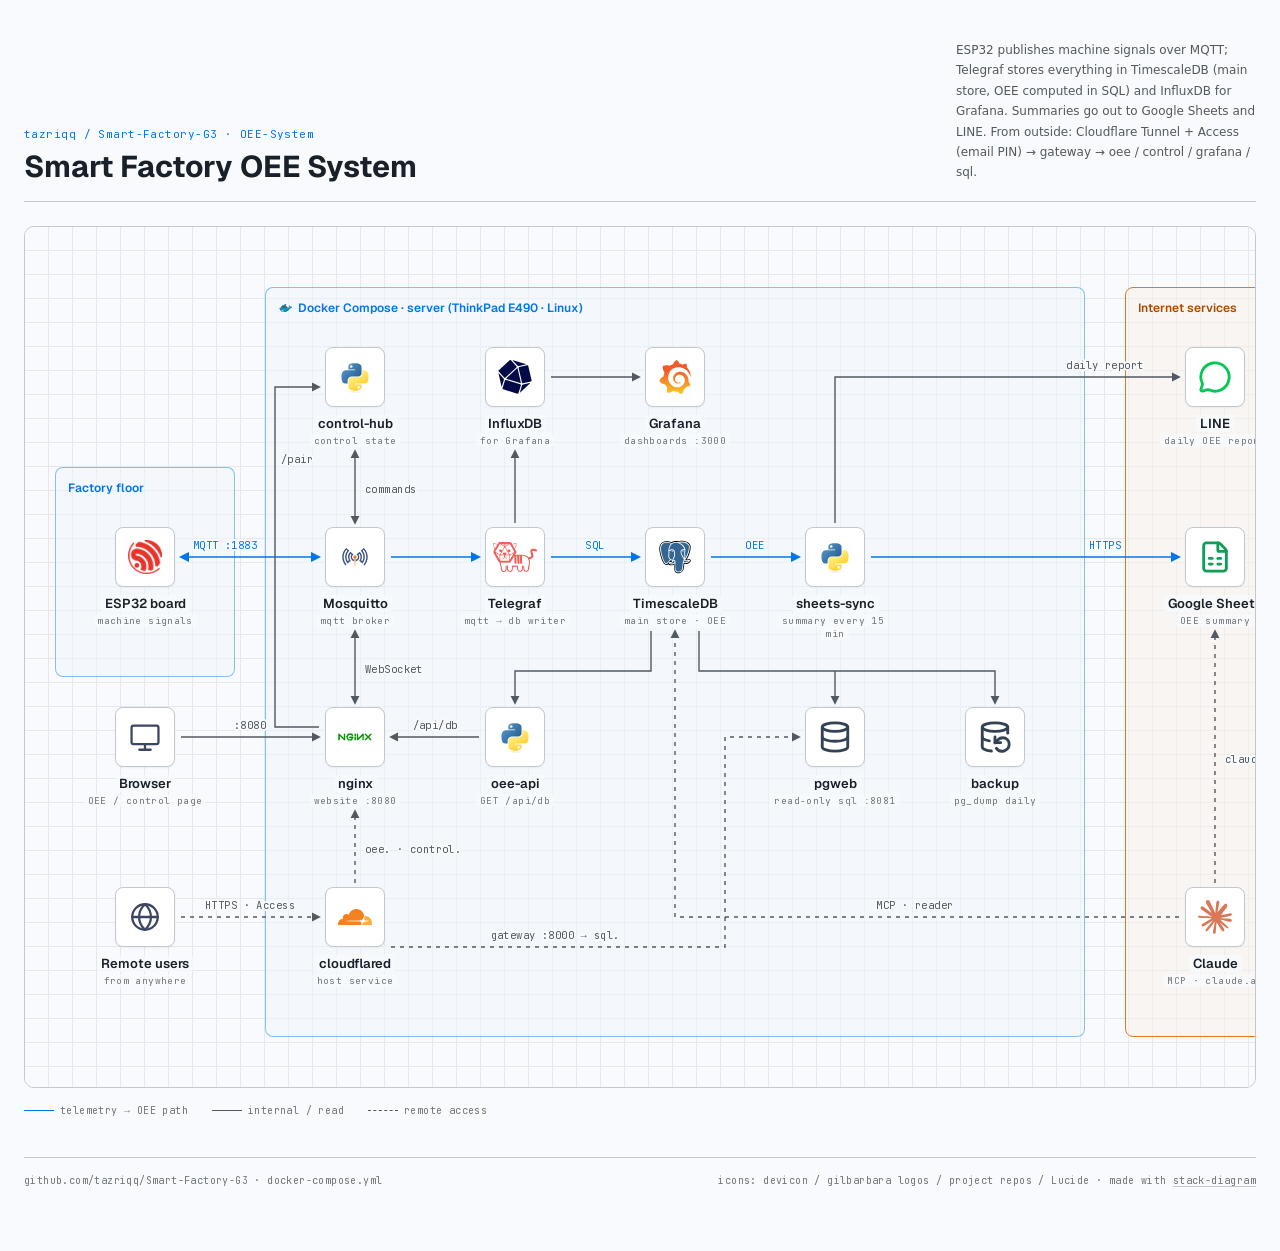
<file: docs/architecture.html>
<!DOCTYPE html>
<html lang="en"><!-- set lang to the label language, e.g. "ja" for Japanese labels -->
<head>
<meta charset="UTF-8">
<meta name="viewport" content="width=device-width, initial-scale=1.0">
<title>Smart Factory G3 · OEE system</title>
<style>
/* engineered-paper theme (cool near-white, one accent, mono labels)
 * All colors/fonts flow through the :root tokens — tweak tokens, not scattered values. */
:root {
  color-scheme: light;
  --color-paper:   oklch(98.5% 0.004 250);
  --color-paper-2: oklch(96.5% 0.005 252);
  --color-rule:    oklch(93% 0.007 255);    /* graph-paper grid */
  --color-rule-2:  oklch(83% 0.011 255);    /* hairline borders */
  --color-muted:   oklch(56% 0.013 255);
  --color-neutral: oklch(46% 0.015 255);    /* neutral edges */
  --color-ink-2:   oklch(34% 0.018 257);
  --color-ink:     oklch(24% 0.020 258);
  --color-accent:  oklch(58% 0.20 256);     /* primary-flow edges, one signal color */
  --color-graphite:oklch(24% 0.018 260);    /* dark tile for white/light logos */
  /* group palette A — warm vendor (e.g. Cloudflare/AWS orange). Retune hue per vendor. */
  --color-g1:      oklch(68% 0.15 55);
  --color-g1-soft: oklch(78% 0.12 55);
  --color-g1-ink:  oklch(52% 0.14 50);
  --color-g1-tint: oklch(96.5% 0.015 60 / .5);
  /* group palette B — accent-family (repo/tooling groups) */
  --color-accent-soft: oklch(58% 0.20 256 / .45);
  --color-accent-tint: oklch(97% 0.012 256 / .5);
  /* JP glyphs: name JP faces explicitly — bare sans-serif fallback on Linux picks Chinese-variant CJK */
  --font-display: "Geist", "Hiragino Sans", "Yu Gothic UI", "Noto Sans CJK JP", "Noto Sans JP", ui-sans-serif, system-ui, sans-serif;
  --font-body: "Hiragino Sans", "Yu Gothic UI", "Noto Sans CJK JP", "Noto Sans JP", ui-sans-serif, system-ui, sans-serif;
  --font-mono: "JetBrains Mono", ui-monospace, "SF Mono", Menlo, monospace;
  --space-xs: 4px; --space-sm: 8px; --space-md: 16px; --space-lg: 24px; --space-xl: 40px; --space-2xl: 64px;
  --radius-card: 10px; --radius-tile: 8px;
  /* translucent veil behind node label text: matches paper on plain canvas, blends into
     group tints instead of punching an off-color rectangle through them */
  --color-veil: oklch(98.5% 0.004 250 / .78);
}
/* Dark variant: set data-theme="dark" on <html>. Tiles stay white — brand logos are drawn
   for light grounds. Everything (arrowheads via context-stroke, legend via border-color)
   follows the tokens, so toggling the attribute is all it takes. */
[data-theme="dark"] {
  color-scheme: dark;
  --color-paper:   oklch(18% 0.012 255);
  --color-paper-2: oklch(22% 0.014 255);
  --color-rule:    oklch(24% 0.013 255);
  --color-rule-2:  oklch(38% 0.018 255);
  --color-muted:   oklch(65% 0.014 255);
  --color-neutral: oklch(72% 0.012 255);
  --color-ink-2:   oklch(85% 0.010 255);
  --color-ink:     oklch(94% 0.008 255);
  --color-accent:  oklch(70% 0.16 256);
  --color-graphite:oklch(31% 0.020 260);
  --color-g1:      oklch(70% 0.14 55);
  --color-g1-soft: oklch(58% 0.11 55);
  --color-g1-ink:  oklch(78% 0.12 55);
  --color-g1-tint: oklch(26% 0.030 60 / .40);
  --color-accent-soft: oklch(70% 0.16 256 / .5);
  --color-accent-tint: oklch(28% 0.045 256 / .35);
  --color-veil: oklch(18% 0.012 255 / .78);
}
@font-face { font-family:"Geist"; font-style:normal; font-weight:100 900; font-display:swap;
  src:url([data-uri]) format("woff2"); }
@font-face { font-family:"JetBrains Mono"; font-style:normal; font-weight:100 800; font-display:swap;
  src:url([data-uri]) format("woff2"); }
/* JetBrains Mono reads cramped at 9.5–11px; open every mono label slightly */
.kicker, .node .role, .el, .legend, .foot { letter-spacing: 0.04em; }
* { margin:0; padding:0; box-sizing:border-box; }
html, body { overflow-x: clip; }
body { background: var(--color-paper); color: var(--color-ink); font-family: var(--font-body); padding: var(--space-xl) var(--space-lg) var(--space-2xl); }
.page { width: fit-content; max-width: 100%; margin: 0 auto; }

.head { display:grid; grid-template-columns: 1fr auto; gap: var(--space-lg); align-items:end;
  padding-bottom: var(--space-md); border-bottom: 1px solid var(--color-rule-2); margin-bottom: var(--space-lg); }
.kicker { font-family: var(--font-mono); font-size: 11px;
  color: var(--color-accent); margin-bottom: var(--space-sm); }
h1 { font-family: var(--font-display); font-weight: 700; font-size: clamp(22px, 4vw, 30px);
  letter-spacing: -0.005em; line-height: 1.2; }
.lede { max-width: 300px; font-size: 12px; line-height: 1.7; color: var(--color-neutral); padding-bottom: 2px; }
@media (max-width: 680px) { .head { grid-template-columns: 1fr; align-items:start; } .lede { max-width:none; } }

.scroller { overflow-x: auto; border: 1px solid var(--color-rule-2); border-radius: var(--radius-card); }
/* CANVAS SIZE: set width/height here AND on svg.edges AND its viewBox — keep the three in sync */
.canvas { position: relative; width: 1300px; height: 860px; background: var(--color-paper);
  background-image:
    linear-gradient(var(--color-rule) 1px, transparent 1px),
    linear-gradient(90deg, var(--color-rule) 1px, transparent 1px);
  background-size: 24px 24px; background-position: -1px -1px; }

.group { position:absolute; border-radius: var(--radius-tile); }
/* group labels are names like node names (display font), written in the brand's own case.
   They sit inside the top-left corner, so the border stays unbroken and needs no mask */
.g-label { position:absolute; top:12px; left:12px; display:flex; align-items:center; gap:6px;
  font-family: var(--font-display); font-size: 12px; font-weight: 600;
  color: var(--color-neutral); white-space: nowrap; }
.g-label img { width: 14px; height: 14px; }
/* group labels sit on the group's tint, not on a white tile: in the dark theme swap in the brand's own
   dark-theme logo (lt/dk pair), or give a mark with black parts a white plate */
.g-label img.dk, .tile img.dk { display:none; }
[data-theme="dark"] .g-label img.lt, [data-theme="dark"] .tile img.lt { display:none; }
[data-theme="dark"] .g-label img.dk, [data-theme="dark"] .tile img.dk { display:block; }
[data-theme="dark"] .g-label img.plate { background:#fff; border-radius:3px; padding:2px; width:18px; height:18px; }
.group.ga { border:1.5px solid var(--color-g1); background: var(--color-g1-tint); }
.group.ga-nested { border:1.5px dashed var(--color-g1-soft); }
.group.gb { border:1.5px solid var(--color-accent-soft); background: var(--color-accent-tint); }
.group.ga > .g-label, .group.ga-nested > .g-label { color: var(--color-g1-ink); }
.group.gb > .g-label { color: var(--color-accent); }
.group.aws { border:1.5px solid var(--color-ink); border-radius:0; }
.group.aws > .g-label { top:-1.5px; left:-1.5px; gap:8px; color: var(--color-ink); }
.group.aws > .g-label img { width:30px; height:30px; }
.group.aws.az > .g-label { top:8px; left:12px; }
.group.aws.region, .group.aws.az { border-color:#00A4A6; border-style:dashed; }
.group.aws.vpc { border-color:#8C4FFF; }
.group.aws.private { border-color:#00A4A6; }
.group.aws.public { border-color:#7AA116; }

.node { position:absolute; width:132px; text-align:center; }
.tile { width:60px; height:60px; margin:0 auto; border-radius: var(--radius-tile);
  background:#fff; border:1px solid var(--color-rule-2); display:grid; place-items:center;
  box-shadow: 0 1px 2px oklch(24% 0.02 258 / 0.05); transition: border-color .15s cubic-bezier(0.16,1,0.3,1); }
.node:hover .tile { border-color: var(--color-accent); }
.tile img { width:34px; height:34px; object-fit:contain; }
.tile.wide img { width:44px; }                       /* wide-aspect logos */
.tile.dark { background: var(--color-graphite); border-color: var(--color-graphite); }  /* white/light logos */
.tile.bare { background:none; border:none; box-shadow:none; }
.tile.bare img { width:60px; height:60px; }
.tile.bare.res img { width:44px; height:44px; }
.node .name { font-family: var(--font-display); font-weight:600; font-size:13px; margin-top: var(--space-sm); letter-spacing:0; }
.node .role { font-family: var(--font-mono); font-size:9.5px; color: var(--color-muted); margin-top:2px; }
/* veil behind label spans: crossing edges/grid fade behind text; translucent so it
   blends into group tints (a solid paper rectangle looks pasted-on inside tinted groups) */
.node .name span, .node .role span { background: var(--color-veil); backdrop-filter: blur(1.5px);
  padding: 0 var(--space-xs); border-radius: 3px; -webkit-box-decoration-break: clone; box-decoration-break: clone; }

svg.edges { position:absolute; inset:0; width:1300px; height:860px; pointer-events:none; }
.e  { stroke: var(--color-accent); stroke-width:1.6; fill:none; }   /* primary flow */
.n  { stroke: var(--color-neutral); stroke-width:1.4; fill:none; }  /* internal */
path.aws { stroke: var(--color-ink); stroke-width:1.6; fill:none; }
.dash { stroke-dasharray:4 5; }                                     /* remote access */
.el { font-family: var(--font-mono); font-size:10.5px; fill: var(--color-neutral);
  paint-order: stroke; stroke: var(--color-paper); stroke-width:4px; stroke-linejoin:round; }  /* halo */
.el.a { fill: var(--color-accent); }

.legend { display:flex; gap: var(--space-lg); align-items:center; margin-top: var(--space-md);
  font-family: var(--font-mono); font-size:10px; color: var(--color-muted); flex-wrap:wrap; }
.legend .sw { display:inline-block; width:30px; vertical-align:middle; margin-right:6px;
  border-top:1.6px solid var(--color-accent); }
.legend .sw.n { border-color: var(--color-neutral); border-top-width:1.4px; }
.legend .sw.dash { border-top-style: dashed; }

.foot { margin-top: var(--space-xl); padding-top: var(--space-md); border-top: 1px solid var(--color-rule-2);
  display:flex; justify-content:space-between; gap: var(--space-md); flex-wrap:wrap;
  font-family: var(--font-mono); font-size:10px; color: var(--color-muted); }
.foot a { color: inherit; text-decoration-color: var(--color-rule-2); text-underline-offset: 2px; }
.foot a:hover { color: var(--color-accent); }
</style>
</head>
<body>
<div class="page">

  <header class="head">
    <div>
      <div class="kicker">tazriqq / Smart-Factory-G3 · OEE-System</div>
      <h1>Smart Factory OEE System</h1>
    </div>
    <p class="lede">ESP32 publishes machine signals over MQTT; Telegraf stores everything in TimescaleDB (main store, OEE computed in SQL) and InfluxDB for Grafana. Summaries go out to Google Sheets and LINE. From outside: Cloudflare Tunnel + Access (email PIN) → gateway → oee / control / grafana / sql.</p>
  </header>

  <div class="scroller">
  <div class="canvas">

    <!-- GROUPS ============================================================ -->
    <div class="group gb" style="left:30px; top:240px; width:180px; height:210px;">
      <div class="g-label">Factory floor</div>
    </div>
    <div class="group gb" style="left:240px; top:60px; width:820px; height:750px;">
      <div class="g-label"><img src="[data-uri]" alt="">Docker Compose · server (ThinkPad E490 · Linux)</div>
    </div>
    <div class="group ga" style="left:1100px; top:60px; width:180px; height:750px;">
      <div class="g-label">Internet services</div>
    </div>

    <!-- EDGES ============================================================= -->
    <svg class="edges" viewBox="0 0 1300 860" aria-hidden="true">
      <defs>
        <!-- context-stroke inherits the line's color, so theme switches (incl. dark)
             recolor arrowheads automatically. #open is for AWS diagrams -->
        <marker id="ar" viewBox="0 0 10 10" refX="8" refY="5" markerWidth="6.5" markerHeight="6.5" orient="auto-start-reverse">
          <path d="M0 0 L10 5 L0 10 z" fill="context-stroke"/>
        </marker>
        <marker id="open" viewBox="0 0 10 10" refX="9" refY="5" markerWidth="6.5" markerHeight="6.5" orient="auto-start-reverse">
          <path d="M1 1 L9 5 L1 9" fill="none" stroke="context-stroke" stroke-width="1.5"/>
        </marker>
      </defs>
      <path class="e" d="M156 330 H294" marker-end="url(#ar)" marker-start="url(#ar)"/>
      <text class="el a" x="200" y="322" text-anchor="middle">MQTT :1883</text>
      <path class="e" d="M366 330 H454" marker-end="url(#ar)"/>
      <path class="e" d="M526 330 H614" marker-end="url(#ar)"/>
      <text class="el a" x="570.0" y="322" text-anchor="middle">SQL</text>
      <path class="e" d="M686 330 H774" marker-end="url(#ar)"/>
      <text class="el a" x="730.0" y="322" text-anchor="middle">OEE</text>
      <path class="e" d="M846 330 H1154" marker-end="url(#ar)"/>
      <text class="el a" x="1080.0" y="322" text-anchor="middle">HTTPS</text>
      <path class="n" d="M810 296 V150 H1154" marker-end="url(#ar)"/>
      <text class="el" x="1080.0" y="142" text-anchor="middle">daily report</text>
      <path class="n" d="M490 296 V224" marker-end="url(#ar)"/>
      <path class="n" d="M526 150 H614" marker-end="url(#ar)"/>
      <path class="n" d="M330 224 V296" marker-end="url(#ar)" marker-start="url(#ar)"/>
      <text class="el" x="340" y="266.0" text-anchor="start">commands</text>
      <path class="n" d="M330 404 V476" marker-end="url(#ar)" marker-start="url(#ar)"/>
      <text class="el" x="340" y="446.0" text-anchor="start">WebSocket</text>
      <path class="n" d="M626 404 V444 H490 V476" marker-end="url(#ar)"/>
      <path class="n" d="M454 510 H366" marker-end="url(#ar)"/>
      <text class="el" x="410.0" y="502" text-anchor="middle">/api/db</text>
      <path class="n" d="M674 404 V444 H970 V476" marker-end="url(#ar)"/>
      <path class="n" d="M810 444 V476" marker-end="url(#ar)"/>
      <path class="n" d="M156 510 H294" marker-end="url(#ar)"/>
      <text class="el" x="225.0" y="502" text-anchor="middle">:8080</text>
      <path class="n dash" d="M156 690 H294" marker-end="url(#ar)"/>
      <text class="el" x="225.0" y="682" text-anchor="middle">HTTPS · Access</text>
      <path class="n dash" d="M330 656 V584" marker-end="url(#ar)"/>
      <text class="el" x="340" y="626.0" text-anchor="start">oee. · control.</text>
      <path class="n dash" d="M1154 690 H650 V404" marker-end="url(#ar)"/>
      <text class="el" x="890.0" y="682" text-anchor="middle">MCP · reader</text>
      <path class="n dash" d="M1190 656 V404" marker-end="url(#ar)"/>
      <text class="el" x="1200" y="536.0" text-anchor="start">claude.ai</text>
      <!-- nginx /pair/ -> control-hub (pairing codes); tunnel -> pgweb (sql.rdeewv.click) -->
      <path class="n" d="M294 500 H250 V160 H294" marker-end="url(#ar)"/>
      <text class="el" x="256" y="236" text-anchor="start">/pair</text>
      <path class="n dash" d="M366 720 H700 V510 H774" marker-end="url(#ar)"/>
      <text class="el" x="530" y="712" text-anchor="middle">gateway :8000 → sql.</text>
    </svg>

    <!-- NODES ============================================================= -->
    <div class="node" style="left:54px;top:300px">
      <div class="tile "><img src="[data-uri]" alt=""></div>
      <div class="name"><span>ESP32 board</span></div><div class="role"><span>machine signals</span></div>
    </div>
    <div class="node" style="left:54px;top:480px">
      <div class="tile "><img src="[data-uri]" alt=""></div>
      <div class="name"><span>Browser</span></div><div class="role"><span>OEE / control page</span></div>
    </div>
    <div class="node" style="left:54px;top:660px">
      <div class="tile "><img src="[data-uri]" alt=""></div>
      <div class="name"><span>Remote users</span></div><div class="role"><span>from anywhere</span></div>
    </div>
    <div class="node" style="left:264px;top:120px">
      <div class="tile "><img src="[data-uri]" alt=""></div>
      <div class="name"><span>control-hub</span></div><div class="role"><span>control state</span></div>
    </div>
    <div class="node" style="left:264px;top:300px">
      <div class="tile "><img src="[data-uri]" alt=""></div>
      <div class="name"><span>Mosquitto</span></div><div class="role"><span>mqtt broker</span></div>
    </div>
    <div class="node" style="left:264px;top:480px">
      <div class="tile "><img src="[data-uri]" alt=""></div>
      <div class="name"><span>nginx</span></div><div class="role"><span>website :8080</span></div>
    </div>
    <div class="node" style="left:264px;top:660px">
      <div class="tile "><img src="[data-uri]" alt=""></div>
      <div class="name"><span>cloudflared</span></div><div class="role"><span>host service</span></div>
    </div>
    <div class="node" style="left:424px;top:120px">
      <div class="tile "><img src="[data-uri]" alt=""></div>
      <div class="name"><span>InfluxDB</span></div><div class="role"><span>for Grafana</span></div>
    </div>
    <div class="node" style="left:424px;top:300px">
      <div class="tile wide"><img src="[data-uri]" alt=""></div>
      <div class="name"><span>Telegraf</span></div><div class="role"><span>mqtt → db writer</span></div>
    </div>
    <div class="node" style="left:424px;top:480px">
      <div class="tile "><img src="[data-uri]" alt=""></div>
      <div class="name"><span>oee-api</span></div><div class="role"><span>GET /api/db</span></div>
    </div>
    <div class="node" style="left:584px;top:120px">
      <div class="tile "><img src="[data-uri]" alt=""></div>
      <div class="name"><span>Grafana</span></div><div class="role"><span>dashboards :3000</span></div>
    </div>
    <div class="node" style="left:584px;top:300px">
      <div class="tile "><img src="[data-uri]" alt=""></div>
      <div class="name"><span>TimescaleDB</span></div><div class="role"><span>main store · OEE</span></div>
    </div>
    <div class="node" style="left:744px;top:300px">
      <div class="tile "><img src="[data-uri]" alt=""></div>
      <div class="name"><span>sheets-sync</span></div><div class="role"><span>summary every 15 min</span></div>
    </div>
    <div class="node" style="left:744px;top:480px">
      <div class="tile "><img src="[data-uri]" alt=""></div>
      <div class="name"><span>pgweb</span></div><div class="role"><span>read-only sql :8081</span></div>
    </div>
    <div class="node" style="left:904px;top:480px">
      <div class="tile "><img src="[data-uri]" alt=""></div>
      <div class="name"><span>backup</span></div><div class="role"><span>pg_dump daily</span></div>
    </div>
    <div class="node" style="left:1124px;top:120px">
      <div class="tile "><img src="[data-uri]" alt=""></div>
      <div class="name"><span>LINE</span></div><div class="role"><span>daily OEE report</span></div>
    </div>
    <div class="node" style="left:1124px;top:300px">
      <div class="tile "><img src="[data-uri]" alt=""></div>
      <div class="name"><span>Google Sheets</span></div><div class="role"><span>OEE summary</span></div>
    </div>
    <div class="node" style="left:1124px;top:660px">
      <div class="tile "><img src="[data-uri]" alt=""></div>
      <div class="name"><span>Claude</span></div><div class="role"><span>MCP · claude.ai</span></div>
    </div>

  </div>
  </div>

  <div class="legend">
    <span><span class="sw"></span>telemetry → OEE path</span>
    <span><span class="sw n"></span>internal / read</span>
    <span><span class="sw n dash"></span>remote access</span>
  </div>

  <div class="foot">
    <span>github.com/tazriqq/Smart-Factory-G3 · docker-compose.yml</span>
    <span>icons: devicon / gilbarbara logos / project repos / Lucide · made with <a href="https://github.com/caru-ini/stack-diagram" target="_blank" rel="noopener">stack-diagram</a></span>
  </div>

</div>
</body>
</html>
</file>
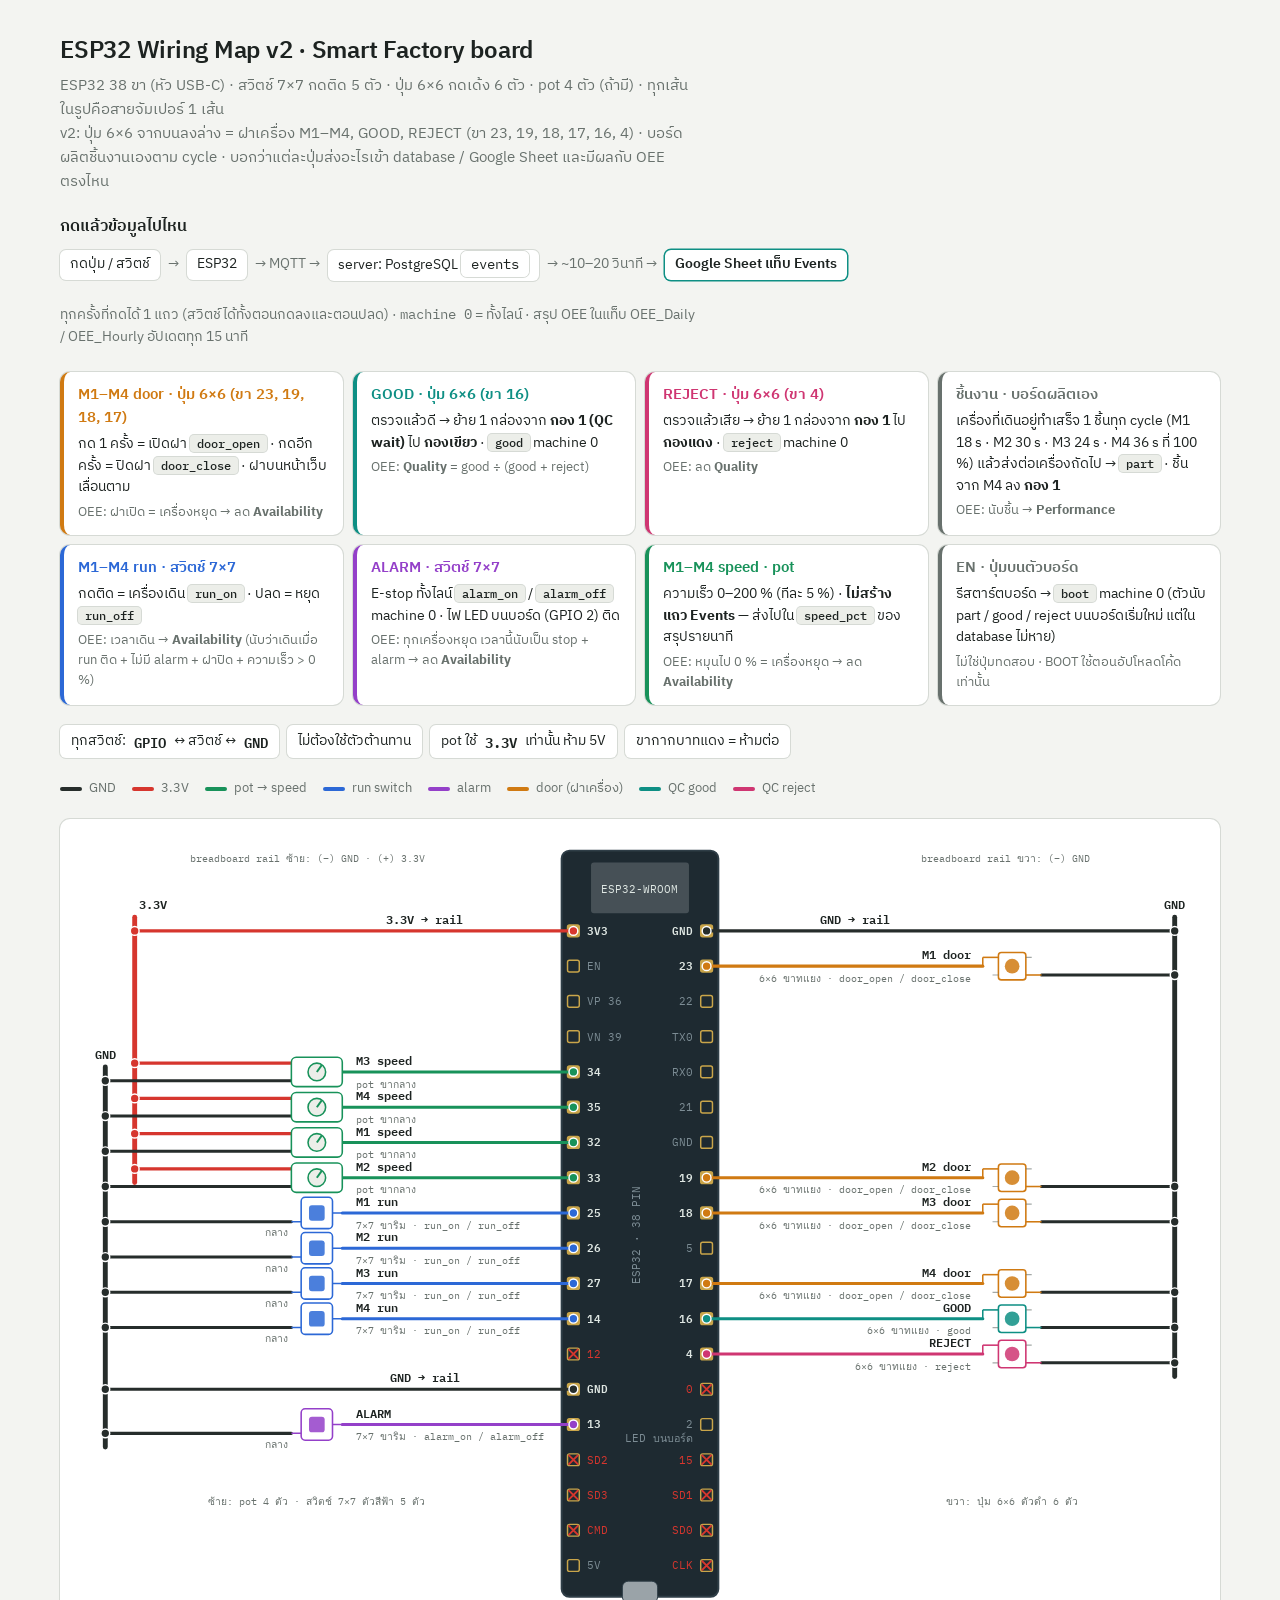
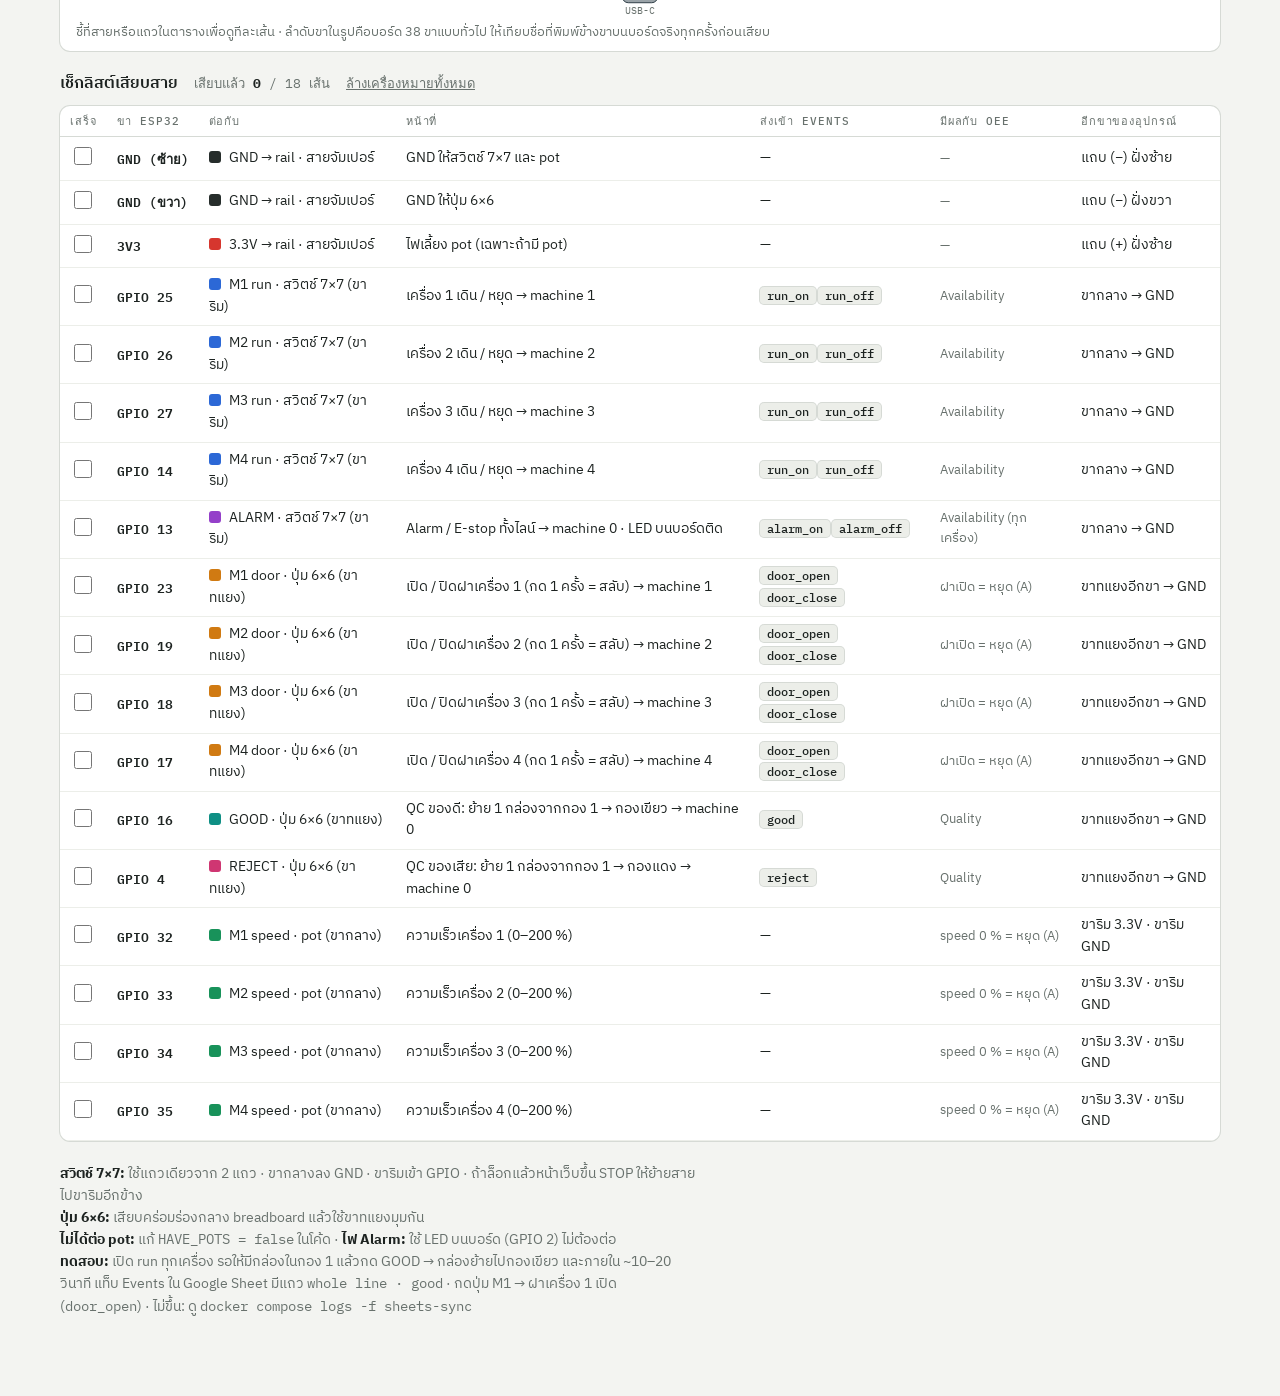
<file: docs/wiring-map.html>
<!doctype html><html><head><meta charset=utf8><meta name=viewport content="width=device-width,initial-scale=1,viewport-fit=cover"><style>:root{color-scheme:light;box-sizing:border-box;padding-top:env(safe-area-inset-top,0px);padding-bottom:env(safe-area-inset-bottom,0px)}html{scroll-padding-top:env(safe-area-inset-top,0px)}body{margin:0;padding:0;font:14px -apple-system,BlinkMacSystemFont,sans-serif;background:#fff;color:#000}img{max-width:100%}[hidden]:not([hidden=until-found i]){display:none!important}</style></head><body>
<title>ESP32 Wiring Map v2</title>
<meta name="claude:viewport-fit-sides" content="cover">
<link rel="preconnect" href="https://fonts.googleapis.com">
<link rel="preconnect" href="https://fonts.gstatic.com" crossorigin>
<link rel="stylesheet" href="https://fonts.googleapis.com/css2?family=IBM+Plex+Mono:wght@400;500;600&family=IBM+Plex+Sans+Thai:wght@400;500;600&display=swap">
<style>
/* layout: one wide bench drawing (board in the middle, parts wired out to both sides), then the plug-in checklist */
:root{
  --bg:#f3f4f1; --panel:#ffffff; --ink:#1d2321; --muted:#68716d; --line:#d6dad5; --soft:#eceee9;
  --pcb:#1e2a31; --pcb-edge:#2f3e47; --pcb-ink:#dfe7e3; --pcb-dim:#7c8c94; --pad:#c9a54a;
  --gnd:#262d2b; --v33:#d6362e; --pot:#18925a; --run:#2c68d6; --alarm:#9440c9; --part:#d07a12; --good:#0e8f84; --rej:#cf3672;
  --forbid:#d6362e; --done:#18925a;
  --sans:"IBM Plex Sans Thai",ui-sans-serif,system-ui,-apple-system,"Segoe UI",sans-serif;
  --mono:"IBM Plex Mono",ui-monospace,Menlo,Consolas,monospace;
}
@media (prefers-color-scheme:dark){:root:not([data-theme="light"]){
  --bg:#0f1211; --panel:#171b1a; --ink:#e6ebe8; --muted:#8a948f; --line:#2b3230; --soft:#1f2523;
  --pcb:#1b262c; --pcb-edge:#3a4b55; --pcb-ink:#dfe7e3; --pcb-dim:#7c8c94; --pad:#c9a54a;
  --gnd:#c9d1cd; --v33:#ff6a60; --pot:#4fd08a; --run:#78a2ff; --alarm:#c48af0; --part:#f2a54a; --good:#3fcabd; --rej:#f17aaa;
  --forbid:#ff6a60; --done:#4fd08a; color-scheme:dark}}
:root[data-theme="dark"]{
  --bg:#0f1211; --panel:#171b1a; --ink:#e6ebe8; --muted:#8a948f; --line:#2b3230; --soft:#1f2523;
  --pcb:#1b262c; --pcb-edge:#3a4b55; --pcb-ink:#dfe7e3; --pcb-dim:#7c8c94; --pad:#c9a54a;
  --gnd:#c9d1cd; --v33:#ff6a60; --pot:#4fd08a; --run:#78a2ff; --alarm:#c48af0; --part:#f2a54a; --good:#3fcabd; --rej:#f17aaa;
  --forbid:#ff6a60; --done:#4fd08a; color-scheme:dark}
*{box-sizing:border-box}
body{background:var(--bg);color:var(--ink);font:15px/1.6 var(--sans);-webkit-font-smoothing:antialiased;
  padding-left:max(16px,env(safe-area-inset-left,0px));padding-right:max(16px,env(safe-area-inset-right,0px))}
main{max-width:1160px;margin:0 auto;padding-block:32px 64px;display:grid;gap:20px}
h1{margin:0;font-size:24px;font-weight:600;letter-spacing:-.01em;text-wrap:balance}
h2{margin:0;font-size:16px;font-weight:600}
.lede{margin:4px 0 0;color:var(--muted);max-width:70ch}
.mono{font-family:var(--mono)}
.rules{display:flex;flex-wrap:wrap;gap:8px}
.rule{display:inline-flex;align-items:center;gap:8px;padding:6px 11px;border-radius:6px;background:var(--panel);box-shadow:0 0 0 1px var(--line);font-size:13.5px}
.rule b{font-family:var(--mono);font-weight:600}
.legend{display:flex;flex-wrap:wrap;gap:6px 16px;font-size:13px;color:var(--muted)}
.legend span{display:inline-flex;align-items:center;gap:7px}
.legend i{width:22px;height:4px;border-radius:2px;display:inline-block}
.sheet{background:var(--panel);box-shadow:0 0 0 1px var(--line);border-radius:10px;padding:14px 12px 8px}
.scroll{overflow-x:auto;-webkit-overflow-scrolling:touch}
svg.map{display:block;width:100%;min-width:900px;height:auto}
.map text{font-family:var(--mono);fill:var(--ink)}
.map .t-muted{fill:var(--muted)}
.map .t-pcb{fill:var(--pcb-ink);font-size:11px}
.map .t-dim{fill:var(--pcb-dim);font-size:11px}
.map .t-forbid{fill:var(--forbid);font-size:11px}
.map .wire{fill:none;stroke-width:3.2;stroke-linecap:round;stroke-linejoin:round}
.map .bus{fill:none;stroke-width:5;stroke-linecap:round}
.map .node{stroke:var(--panel);stroke-width:1.5}
.map .lab{font-size:12px;font-weight:600}
.map .sub{font-size:10.5px;fill:var(--muted)}
.map g.c{transition:opacity .15s}
.map.focus g.c:not(.hl){opacity:.18}
.map g.c.hl .wire{stroke-width:4.6}
.map g.c.done .wire{stroke-dasharray:none}
.map g.c:not(.done) .wire.sig{stroke-dasharray:0}
.hint{margin:6px 4px 0;font-size:12.5px;color:var(--muted)}

.check{display:grid;gap:10px}
.check-h{display:flex;flex-wrap:wrap;align-items:baseline;gap:8px 16px}
.progress{font-family:var(--mono);font-size:13px;color:var(--muted)}
.progress b{color:var(--ink)}
.reset{appearance:none;border:0;background:none;color:var(--muted);font:13px var(--mono);text-decoration:underline;cursor:pointer;padding:0}
.reset:focus-visible{outline:2px solid var(--run);outline-offset:2px}
table{width:100%;border-collapse:collapse;font-size:13.5px}
th{text-align:left;font:500 11px var(--mono);letter-spacing:.08em;text-transform:uppercase;color:var(--muted);padding:6px 10px;border-bottom:1px solid var(--line)}
td{padding:7px 10px;border-bottom:1px solid var(--soft);vertical-align:middle}
tr.row{cursor:default}
tr.row:hover td,tr.row.hl td{background:var(--soft)}
tr.row.done td{color:var(--muted)}
tr.row.done td.pin{text-decoration:line-through}
td.pin{font:600 13px var(--mono);white-space:nowrap}
td.sw i{display:inline-block;width:12px;height:12px;border-radius:3px;margin-right:8px;vertical-align:-1px}
.tbl{background:var(--panel);box-shadow:0 0 0 1px var(--line);border-radius:10px;overflow-x:auto}
input[type=checkbox]{width:18px;height:18px;accent-color:var(--done);cursor:pointer}
input[type=checkbox]:focus-visible{outline:2px solid var(--run);outline-offset:2px}
.note{font-size:13.5px;color:var(--muted);max-width:80ch}
.note b{color:var(--ink)}
.flow{display:flex;flex-wrap:wrap;align-items:center;gap:6px 8px;font-size:13.5px}
.flow span{padding:4px 10px;border-radius:6px;background:var(--panel);box-shadow:0 0 0 1px var(--line)}
.flow b{color:var(--muted);font-weight:400}
.flow .end{box-shadow:0 0 0 1.5px var(--good);font-weight:600}
.cards{display:grid;grid-template-columns:repeat(auto-fill,minmax(250px,1fr));gap:10px}
.card{background:var(--panel);box-shadow:0 0 0 1px var(--line);border-radius:10px;padding:12px 14px;border-left:4px solid var(--c);display:grid;gap:4px;align-content:start}
.card h3{margin:0;font-size:14.5px;font-weight:600;color:var(--c)}
.card .what{margin:0;font-size:13.5px}
.card .oee{margin:0;font-size:12.5px;color:var(--muted)}
.ev{display:inline-block;font:500 12px var(--mono);padding:1px 7px;border-radius:4px;background:var(--soft);box-shadow:0 0 0 1px var(--line);white-space:nowrap}
td .ev{margin:1px 2px 1px 0}
td.oee{color:var(--muted);font-size:12.5px}
@media (prefers-reduced-motion:reduce){.map g.c{transition:none}}
</style>

<main>
  <header>
    <h1>ESP32 Wiring Map v2 · Smart Factory board</h1>
    <p class="lede">ESP32 38 ขา (หัว USB-C) · สวิตช์ 7×7 กดติด 5 ตัว · ปุ่ม 6×6 กดเด้ง 6 ตัว · pot 4 ตัว (ถ้ามี) · ทุกเส้นในรูปคือสายจัมเปอร์ 1 เส้น<br>
    v2: ปุ่ม 6×6 จากบนลงล่าง = ฝาเครื่อง M1–M4, GOOD, REJECT (ขา 23, 19, 18, 17, 16, 4) · บอร์ดผลิตชิ้นงานเองตาม cycle · บอกว่าแต่ละปุ่มส่งอะไรเข้า database / Google Sheet และมีผลกับ OEE ตรงไหน</p>
  </header>

  <section class="check" aria-label="What each button does">
    <h2>กดแล้วข้อมูลไปไหน</h2>
    <div class="flow">
      <span>กดปุ่ม / สวิตช์</span><b>→</b><span>ESP32</span><b>→ MQTT →</b><span>server: PostgreSQL <span class="mono">events</span></span><b>→ ~10–20 วินาที →</b><span class="end">Google Sheet แท็บ Events</span>
    </div>
    <p class="note">ทุกครั้งที่กดได้ 1 แถว (สวิตช์ได้ทั้งตอนกดลงและตอนปลด) · <span class="mono">machine 0</span> = ทั้งไลน์ · สรุป OEE ในแท็บ OEE_Daily / OEE_Hourly อัปเดตทุก 15 นาที</p>
    <div class="cards">
      <div class="card" style="--c:var(--part)"><h3>M1–M4 door · ปุ่ม 6×6 (ขา 23, 19, 18, 17)</h3>
        <p class="what">กด 1 ครั้ง = เปิดฝา <span class="ev">door_open</span> · กดอีกครั้ง = ปิดฝา <span class="ev">door_close</span> · ฝาบนหน้าเว็บเลื่อนตาม</p>
        <p class="oee">OEE: ฝาเปิด = เครื่องหยุด → ลด <b>Availability</b></p></div>
      <div class="card" style="--c:var(--good)"><h3>GOOD · ปุ่ม 6×6 (ขา 16)</h3>
        <p class="what">ตรวจแล้วดี → ย้าย 1 กล่องจาก <b>กอง 1 (QC wait)</b> ไป <b>กองเขียว</b> · <span class="ev">good</span> machine 0</p>
        <p class="oee">OEE: <b>Quality</b> = good ÷ (good + reject)</p></div>
      <div class="card" style="--c:var(--rej)"><h3>REJECT · ปุ่ม 6×6 (ขา 4)</h3>
        <p class="what">ตรวจแล้วเสีย → ย้าย 1 กล่องจาก <b>กอง 1</b> ไป <b>กองแดง</b> · <span class="ev">reject</span> machine 0</p>
        <p class="oee">OEE: ลด <b>Quality</b></p></div>
      <div class="card" style="--c:var(--muted)"><h3>ชิ้นงาน · บอร์ดผลิตเอง</h3>
        <p class="what">เครื่องที่เดินอยู่ทำเสร็จ 1 ชิ้นทุก cycle (M1 18 s · M2 30 s · M3 24 s · M4 36 s ที่ 100 %) แล้วส่งต่อเครื่องถัดไป → <span class="ev">part</span> · ชิ้นจาก M4 ลง <b>กอง 1</b></p>
        <p class="oee">OEE: นับชิ้น → <b>Performance</b></p></div>
      <div class="card" style="--c:var(--run)"><h3>M1–M4 run · สวิตช์ 7×7</h3>
        <p class="what">กดติด = เครื่องเดิน <span class="ev">run_on</span> · ปลด = หยุด <span class="ev">run_off</span></p>
        <p class="oee">OEE: เวลาเดิน → <b>Availability</b> (นับว่าเดินเมื่อ run ติด + ไม่มี alarm + ฝาปิด + ความเร็ว &gt; 0 %)</p></div>
      <div class="card" style="--c:var(--alarm)"><h3>ALARM · สวิตช์ 7×7</h3>
        <p class="what">E-stop ทั้งไลน์ <span class="ev">alarm_on</span> / <span class="ev">alarm_off</span> machine 0 · ไฟ LED บนบอร์ด (GPIO 2) ติด</p>
        <p class="oee">OEE: ทุกเครื่องหยุด เวลานี้นับเป็น stop + alarm → ลด <b>Availability</b></p></div>
      <div class="card" style="--c:var(--pot)"><h3>M1–M4 speed · pot</h3>
        <p class="what">ความเร็ว 0–200 % (ทีละ 5 %) · <b>ไม่สร้างแถว Events</b> — ส่งไปใน <span class="ev">speed_pct</span> ของสรุปรายนาที</p>
        <p class="oee">OEE: หมุนไป 0 % = เครื่องหยุด → ลด <b>Availability</b></p></div>
      <div class="card" style="--c:var(--muted)"><h3>EN · ปุ่มบนตัวบอร์ด</h3>
        <p class="what">รีสตาร์ตบอร์ด → <span class="ev">boot</span> machine 0 (ตัวนับ part / good / reject บนบอร์ดเริ่มใหม่ แต่ใน database ไม่หาย)</p>
        <p class="oee">ไม่ใช่ปุ่มทดสอบ · BOOT ใช้ตอนอัปโหลดโค้ดเท่านั้น</p></div>
    </div>
  </section>

  <div class="rules">
    <span class="rule">ทุกสวิตช์: <b>GPIO</b> ↔ สวิตช์ ↔ <b>GND</b></span>
    <span class="rule">ไม่ต้องใช้ตัวต้านทาน</span>
    <span class="rule">pot ใช้ <b>3.3V</b> เท่านั้น ห้าม 5V</span>
    <span class="rule">ขากากบาทแดง = ห้ามต่อ</span>
  </div>

  <div class="legend" aria-label="Wire colours">
    <span><i style="background:var(--gnd)"></i>GND</span>
    <span><i style="background:var(--v33)"></i>3.3V</span>
    <span><i style="background:var(--pot)"></i>pot → speed</span>
    <span><i style="background:var(--run)"></i>run switch</span>
    <span><i style="background:var(--alarm)"></i>alarm</span>
    <span><i style="background:var(--part)"></i>door (ฝาเครื่อง)</span>
    <span><i style="background:var(--good)"></i>QC good</span>
    <span><i style="background:var(--rej)"></i>QC reject</span>
  </div>

  <section class="sheet" aria-label="Wiring diagram">
    <div class="scroll"><svg class="map" id="map" viewBox="0 0 1160 800" role="img" aria-label="ESP32 38-pin board in the middle with every switch, button and pot wired to its GPIO pin and to the GND rail"></svg></div>
    <p class="hint">ชี้ที่สายหรือแถวในตารางเพื่อดูทีละเส้น · ลำดับขาในรูปคือบอร์ด 38 ขาแบบทั่วไป ให้เทียบชื่อที่พิมพ์ข้างขาบนบอร์ดจริงทุกครั้งก่อนเสียบ</p>
  </section>

  <section class="check" aria-label="Checklist">
    <div class="check-h">
      <h2>เช็กลิสต์เสียบสาย</h2>
      <span class="progress" id="progress"></span>
      <button class="reset" id="reset" type="button">ล้างเครื่องหมายทั้งหมด</button>
    </div>
    <div class="tbl">
      <table>
        <thead><tr><th>เสร็จ</th><th>ขา ESP32</th><th>ต่อกับ</th><th>หน้าที่</th><th>ส่งเข้า Events</th><th>มีผลกับ OEE</th><th>อีกขาของอุปกรณ์</th></tr></thead>
        <tbody id="rows"></tbody>
      </table>
    </div>
    <p class="note"><b>สวิตช์ 7×7:</b> ใช้แถวเดียวจาก 2 แถว · ขากลางลง GND · ขาริมเข้า GPIO · ถ้าล็อกแล้วหน้าเว็บขึ้น STOP ให้ย้ายสายไปขาริมอีกข้าง<br>
    <b>ปุ่ม 6×6:</b> เสียบคร่อมร่องกลาง breadboard แล้วใช้ขาทแยงมุมกัน<br>
    <b>ไม่ได้ต่อ pot:</b> แก้ <span class="mono">HAVE_POTS = false</span> ในโค้ด · <b>ไฟ Alarm:</b> ใช้ LED บนบอร์ด (GPIO 2) ไม่ต้องต่อ<br>
    <b>ทดสอบ:</b> เปิด run ทุกเครื่อง รอให้มีกล่องในกอง 1 แล้วกด GOOD → กล่องย้ายไปกองเขียว และภายใน ~10–20 วินาที แท็บ Events ใน Google Sheet มีแถว <span class="mono">whole line · good</span> · กดปุ่ม M1 → ฝาเครื่อง 1 เปิด (<span class="mono">door_open</span>) · ไม่ขึ้น: ดู <span class="mono">docker compose logs -f sheets-sync</span></p>
  </section>
</main>

<script>
(() => {
  const NS = "http://www.w3.org/2000/svg";
  const svg = document.getElementById("map");
  const el = (tag, attrs = {}, parent = svg, text) => {
    const n = document.createElementNS(NS, tag);
    for (const k in attrs) n.setAttribute(k, attrs[k]);
    if (text != null) n.textContent = text;
    parent.appendChild(n); return n;
  };

  // 38-pin ESP32 DevKit, antenna up, USB down
  const LEFT  = ["3V3","EN","VP 36","VN 39","34","35","32","33","25","26","27","14","12","GND","13","SD2","SD3","CMD","5V"];
  const RIGHT = ["GND","23","22","TX0","RX0","21","GND","19","18","5","17","16","4","0","2","15","SD1","SD0","CLK"];
  const FORBID = new Set(["12","SD2","SD3","CMD","0","15","SD1","SD0","CLK"]);
  const Y = (i) => 100 + i * 36;
  const BX0 = 500, BX1 = 660, PL = 512, PR = 648;           // board edges and pin columns
  const GNDL = 34, V33 = 64, GNDR = 1126;                    // rails

  // every connection: side, pin row, part kind, colour, labels
  const C = [
    { k: "p1", side: "L", row: 6,  kind: "pot",   col: "--pot",   pin: "GPIO 32", lab: "M1 speed", sub: "pot ขากลาง", other: "ขาริม 3.3V · ขาริม GND", fn: "ความเร็วเครื่อง 1 (0–200 %)", ev: "—", oee: "speed 0 % = หยุด (A)" },
    { k: "p2", side: "L", row: 7,  kind: "pot",   col: "--pot",   pin: "GPIO 33", lab: "M2 speed", sub: "pot ขากลาง", other: "ขาริม 3.3V · ขาริม GND", fn: "ความเร็วเครื่อง 2 (0–200 %)", ev: "—", oee: "speed 0 % = หยุด (A)" },
    { k: "p3", side: "L", row: 4,  kind: "pot",   col: "--pot",   pin: "GPIO 34", lab: "M3 speed", sub: "pot ขากลาง", other: "ขาริม 3.3V · ขาริม GND", fn: "ความเร็วเครื่อง 3 (0–200 %)", ev: "—", oee: "speed 0 % = หยุด (A)" },
    { k: "p4", side: "L", row: 5,  kind: "pot",   col: "--pot",   pin: "GPIO 35", lab: "M4 speed", sub: "pot ขากลาง", other: "ขาริม 3.3V · ขาริม GND", fn: "ความเร็วเครื่อง 4 (0–200 %)", ev: "—", oee: "speed 0 % = หยุด (A)" },
    { k: "r1", side: "L", row: 8,  kind: "latch", col: "--run",   pin: "GPIO 25", lab: "M1 run",   sub: "7×7 ขาริม",  other: "ขากลาง → GND", fn: "เครื่อง 1 เดิน / หยุด → machine 1", ev: "run_on run_off", oee: "Availability" },
    { k: "r2", side: "L", row: 9,  kind: "latch", col: "--run",   pin: "GPIO 26", lab: "M2 run",   sub: "7×7 ขาริม",  other: "ขากลาง → GND", fn: "เครื่อง 2 เดิน / หยุด → machine 2", ev: "run_on run_off", oee: "Availability" },
    { k: "r3", side: "L", row: 10, kind: "latch", col: "--run",   pin: "GPIO 27", lab: "M3 run",   sub: "7×7 ขาริม",  other: "ขากลาง → GND", fn: "เครื่อง 3 เดิน / หยุด → machine 3", ev: "run_on run_off", oee: "Availability" },
    { k: "r4", side: "L", row: 11, kind: "latch", col: "--run",   pin: "GPIO 14", lab: "M4 run",   sub: "7×7 ขาริม",  other: "ขากลาง → GND", fn: "เครื่อง 4 เดิน / หยุด → machine 4", ev: "run_on run_off", oee: "Availability" },
    { k: "al", side: "L", row: 14, kind: "latch", col: "--alarm", pin: "GPIO 13", lab: "ALARM",    sub: "7×7 ขาริม",  other: "ขากลาง → GND", fn: "Alarm / E-stop ทั้งไลน์ → machine 0 · LED บนบอร์ดติด", ev: "alarm_on alarm_off", oee: "Availability (ทุกเครื่อง)" },
    { k: "c1", side: "R", row: 1,  kind: "tact",  col: "--part",  pin: "GPIO 23", lab: "M1 door", sub: "6×6 ขาทแยง", other: "ขาทแยงอีกขา → GND", fn: "เปิด / ปิดฝาเครื่อง 1 (กด 1 ครั้ง = สลับ) → machine 1", ev: "door_open door_close", oee: "ฝาเปิด = หยุด (A)" },
    { k: "c2", side: "R", row: 7,  kind: "tact",  col: "--part",  pin: "GPIO 19", lab: "M2 door", sub: "6×6 ขาทแยง", other: "ขาทแยงอีกขา → GND", fn: "เปิด / ปิดฝาเครื่อง 2 (กด 1 ครั้ง = สลับ) → machine 2", ev: "door_open door_close", oee: "ฝาเปิด = หยุด (A)" },
    { k: "c3", side: "R", row: 8,  kind: "tact",  col: "--part",  pin: "GPIO 18", lab: "M3 door", sub: "6×6 ขาทแยง", other: "ขาทแยงอีกขา → GND", fn: "เปิด / ปิดฝาเครื่อง 3 (กด 1 ครั้ง = สลับ) → machine 3", ev: "door_open door_close", oee: "ฝาเปิด = หยุด (A)" },
    { k: "c4", side: "R", row: 10, kind: "tact",  col: "--part",  pin: "GPIO 17", lab: "M4 door", sub: "6×6 ขาทแยง", other: "ขาทแยงอีกขา → GND", fn: "เปิด / ปิดฝาเครื่อง 4 (กด 1 ครั้ง = สลับ) → machine 4", ev: "door_open door_close", oee: "ฝาเปิด = หยุด (A)" },
    { k: "gd", side: "R", row: 11, kind: "tact",  col: "--good",  pin: "GPIO 16", lab: "GOOD",     sub: "6×6 ขาทแยง", other: "ขาทแยงอีกขา → GND", fn: "QC ของดี: ย้าย 1 กล่องจากกอง 1 → กองเขียว → machine 0", ev: "good", oee: "Quality" },
    { k: "rj", side: "R", row: 12, kind: "tact",  col: "--rej",   pin: "GPIO 4",  lab: "REJECT",   sub: "6×6 ขาทแยง", other: "ขาทแยงอีกขา → GND", fn: "QC ของเสีย: ย้าย 1 กล่องจากกอง 1 → กองแดง → machine 0", ev: "reject", oee: "Quality" },
  ];
  // power wires, also on the checklist
  const P = [
    { k: "gl", side: "L", row: 13, col: "--gnd", pin: "GND (ซ้าย)",  lab: "GND → rail", other: "แถบ (−) ฝั่งซ้าย", fn: "GND ให้สวิตช์ 7×7 และ pot" },
    { k: "v3", side: "L", row: 0,  col: "--v33", pin: "3V3",         lab: "3.3V → rail", other: "แถบ (+) ฝั่งซ้าย", fn: "ไฟเลี้ยง pot (เฉพาะถ้ามี pot)" },
    { k: "gr", side: "R", row: 0,  col: "--gnd", pin: "GND (ขวา)",   lab: "GND → rail", other: "แถบ (−) ฝั่งขวา", fn: "GND ให้ปุ่ม 6×6" },
  ];
  const v = (name) => `var(${name})`;

  // ---------- rails ----------
  const rails = el("g");
  const gl = C.filter((c) => c.side === "L").map((c) => Y(c.row) + 9).concat([Y(13)]);
  el("line", { x1: GNDL, x2: GNDL, y1: Math.min(...gl) - 14, y2: Math.max(...gl) + 14, class: "bus", stroke: v("--gnd") }, rails);
  el("text", { x: GNDL, y: Math.min(...gl) - 22, "text-anchor": "middle", class: "lab" }, rails, "GND");
  const vl = C.filter((c) => c.kind === "pot").map((c) => Y(c.row) - 9).concat([Y(0)]);
  el("line", { x1: V33, x2: V33, y1: Math.min(...vl) - 14, y2: Math.max(...vl) + 14, class: "bus", stroke: v("--v33") }, rails);
  el("text", { x: V33 + 4, y: Math.min(...vl) - 22, "text-anchor": "start", class: "lab", fill: v("--v33") }, rails, "3.3V");
  const gr = C.filter((c) => c.side === "R").map((c) => Y(c.row) + 9).concat([Y(0)]);
  el("line", { x1: GNDR, x2: GNDR, y1: Math.min(...gr) - 14, y2: Math.max(...gr) + 14, class: "bus", stroke: v("--gnd") }, rails);
  el("text", { x: GNDR, y: Math.min(...gr) - 22, "text-anchor": "middle", class: "lab" }, rails, "GND");
  el("text", { x: 120, y: 30, class: "sub" }, rails, "breadboard rail ซ้าย: (−) GND · (+) 3.3V");
  el("text", { x: 1040, y: 30, "text-anchor": "end", class: "sub" }, rails, "breadboard rail ขวา: (−) GND");

  // ---------- board ----------
  const b = el("g");
  el("rect", { x: BX0, y: 18, width: BX1 - BX0, height: 762, rx: 8, fill: v("--pcb"), stroke: v("--pcb-edge"), "stroke-width": 2 }, b);
  el("rect", { x: BX0 + 30, y: 30, width: BX1 - BX0 - 60, height: 52, rx: 3, fill: "#8f979c", opacity: .35 }, b);
  el("text", { x: (BX0 + BX1) / 2, y: 61, "text-anchor": "middle", class: "t-pcb" }, b, "ESP32-WROOM");
  el("text", { x: (BX0 + BX1) / 2, y: 410, "text-anchor": "middle", class: "t-dim", transform: `rotate(-90 ${(BX0 + BX1) / 2} 410)` }, b, "ESP32 · 38 PIN");
  el("rect", { x: (BX0 + BX1) / 2 - 18, y: 764, width: 36, height: 22, rx: 6, fill: "#9aa3a8", stroke: v("--pcb-edge") }, b);
  el("text", { x: (BX0 + BX1) / 2, y: 800 - 2, "text-anchor": "middle", class: "sub" }, b, "USB-C");
  const used = new Set();
  C.concat(P).forEach((c) => used.add(c.side + c.row));
  const pinRow = (names, side) => names.forEach((n, i) => {
    const x = side === "L" ? PL : PR, y = Y(i), on = used.has(side + i), bad = FORBID.has(n);
    el("rect", { x: x - 6, y: y - 6, width: 12, height: 12, rx: 2, fill: on ? v("--pad") : "transparent", stroke: v("--pad"), "stroke-width": 1.5 }, b);
    if (bad) { el("path", { d: `M${x - 5} ${y - 5}L${x + 5} ${y + 5}M${x + 5} ${y - 5}L${x - 5} ${y + 5}`, stroke: v("--forbid"), "stroke-width": 2 }, b); }
    el("text", { x: side === "L" ? x + 14 : x - 14, y: y + 4, "text-anchor": side === "L" ? "start" : "end",
      class: bad ? "t-forbid" : on ? "t-pcb" : "t-dim", "font-weight": on ? 600 : 400 }, b, n);
  });
  pinRow(LEFT, "L"); pinRow(RIGHT, "R");
  el("text", { x: PR - 14, y: Y(14) + 18, "text-anchor": "end", class: "t-dim", "font-size": 9 }, b, "LED บนบอร์ด");

  // ---------- parts ----------
  const groups = {};
  function part(c) {
    const g = el("g", { class: "c", "data-k": c.k, tabindex: 0, role: "img", "aria-label": `${c.pin}: ${c.lab}` });
    groups[c.k] = g;
    const y = Y(c.row), col = v(c.col), L = c.side === "L";
    const pinX = L ? PL : PR;
    if (L) {
      const cx = 250;                                     // part centre
      const sigX = cx + 26, gndX = cx - 26;
      el("path", { d: `M${sigX} ${y}H${pinX}`, class: "wire sig", stroke: col }, g);
      el("text", { x: sigX + 14, y: y - 7, class: "lab", fill: col }, g, c.lab);
      el("text", { x: sigX + 14, y: y + 16, class: "sub" }, g, c.ev === "—" ? c.sub : `${c.sub} · ${c.ev.replace(" ", " / ")}`);
      if (c.kind === "pot") {
        el("path", { d: `M${gndX} ${y - 9}H${V33}`, class: "wire", stroke: v("--v33") }, g);
        el("path", { d: `M${gndX} ${y + 9}H${GNDL}`, class: "wire", stroke: v("--gnd") }, g);
        el("circle", { cx: V33, cy: y - 9, r: 4.5, fill: v("--v33"), class: "node" }, g);
        el("circle", { cx: GNDL, cy: y + 9, r: 4.5, fill: v("--gnd"), class: "node" }, g);
        el("rect", { x: cx - 26, y: y - 15, width: 52, height: 30, rx: 5, fill: v("--panel"), stroke: v("--pot"), "stroke-width": 1.6 }, g);
        el("circle", { cx, cy: y, r: 9, fill: v("--soft"), stroke: v("--pot"), "stroke-width": 1.6 }, g);
        el("line", { x1: cx, y1: y, x2: cx + 5, y2: y - 7, stroke: v("--pot"), "stroke-width": 2 }, g);
      } else {
        el("path", { d: `M${gndX} ${y + 9}H${GNDL}`, class: "wire", stroke: v("--gnd") }, g);
        el("circle", { cx: GNDL, cy: y + 9, r: 4.5, fill: v("--gnd"), class: "node" }, g);
        el("rect", { x: cx - 16, y: y - 16, width: 32, height: 32, rx: 4, fill: v("--panel"), stroke: col, "stroke-width": 1.6 }, g);
        el("rect", { x: cx - 8, y: y - 8, width: 16, height: 16, rx: 3, fill: col, opacity: .85 }, g);
        el("path", { d: `M${cx - 16} ${y + 9}H${gndX}M${cx + 16} ${y}H${sigX}`, stroke: col, "stroke-width": 1.6 }, g);
        el("text", { x: gndX - 3, y: y + 24, "text-anchor": "end", class: "sub" }, g, "กลาง");
      }
    } else {
      const cx = 960, sigX = cx - 30, gndX = cx + 30;
      el("path", { d: `M${pinX} ${y}H${sigX}`, class: "wire sig", stroke: col }, g);
      el("text", { x: sigX - 12, y: y - 7, "text-anchor": "end", class: "lab", fill: col }, g, c.lab);
      el("text", { x: sigX - 12, y: y + 16, "text-anchor": "end", class: "sub" }, g, `${c.sub} · ${c.ev.replace(" ", " / ")}`);
      el("path", { d: `M${gndX} ${y + 9}H${GNDR}`, class: "wire", stroke: v("--gnd") }, g);
      el("circle", { cx: GNDR, cy: y + 9, r: 4.5, fill: v("--gnd"), class: "node" }, g);
      el("rect", { x: cx - 14, y: y - 14, width: 28, height: 28, rx: 3, fill: v("--panel"), stroke: col, "stroke-width": 1.6 }, g);
      el("circle", { cx, cy: y, r: 7.5, fill: col, opacity: .85 }, g);
      // four legs, the two used ones on the diagonal
      el("path", { d: `M${cx - 14} ${y - 9}H${sigX}`, stroke: col, "stroke-width": 1.6 }, g);
      el("path", { d: `M${cx + 14} ${y + 9}H${gndX}`, stroke: col, "stroke-width": 1.6 }, g);
      el("path", { d: `M${cx - 14} ${y + 9}h-6M${cx + 14} ${y - 9}h6`, stroke: v("--muted"), "stroke-width": 1.2, opacity: .6 }, g);
      el("circle", { cx: sigX, cy: y, r: 0.1, fill: "none" }, g);
      el("path", { d: `M${sigX} ${y - 9}V${y}`, stroke: col, "stroke-width": 1.6 }, g);
    }
    el("circle", { cx: pinX, cy: y, r: 4.5, fill: col, class: "node" }, g);
  }
  function power(c) {
    const g = el("g", { class: "c", "data-k": c.k, tabindex: 0, role: "img", "aria-label": `${c.pin}: ${c.lab}` });
    groups[c.k] = g;
    const y = Y(c.row), col = v(c.col);
    const pinX = c.side === "L" ? PL : PR, rail = c.k === "v3" ? V33 : c.side === "L" ? GNDL : GNDR;
    el("path", { d: `M${pinX} ${y}H${rail}`, class: "wire", stroke: col }, g);
    el("circle", { cx: rail, cy: y, r: 4.5, fill: col, class: "node" }, g);
    el("circle", { cx: pinX, cy: y, r: 4.5, fill: col, class: "node" }, g);
    const tx = c.side === "L" ? 360 : 800;
    el("text", { x: tx, y: y - 7, "text-anchor": "middle", class: "lab", fill: col }, g, c.lab);
  }
  P.forEach(power);
  C.forEach(part);
  el("text", { x: 250, y: Y(16) + 10, "text-anchor": "middle", class: "sub" }, svg, "ซ้าย: pot 4 ตัว · สวิตช์ 7×7 ตัวสีฟ้า 5 ตัว");
  el("text", { x: 960, y: Y(16) + 10, "text-anchor": "middle", class: "sub" }, svg, "ขวา: ปุ่ม 6×6 ตัวดำ 6 ตัว");

  // ---------- checklist ----------
  const ORDER = ["gl", "gr", "v3", "r1", "r2", "r3", "r4", "al", "c1", "c2", "c3", "c4", "gd", "rj", "p1", "p2", "p3", "p4"];
  const ALL = Object.fromEntries(C.concat(P).map((c) => [c.k, c]));
  const KEY = "esp32-wiring-done-v1";
  let done = {};
  try { done = JSON.parse(localStorage.getItem(KEY)) || {}; } catch {}
  const save = () => { try { localStorage.setItem(KEY, JSON.stringify(done)); } catch {} };
  const tbody = document.getElementById("rows");
  ORDER.forEach((k) => {
    const c = ALL[k];
    const tr = document.createElement("tr");
    tr.className = "row"; tr.dataset.k = k;
    const part = c.kind === "pot" ? "pot (ขากลาง)" : c.kind === "latch" ? "สวิตช์ 7×7 (ขาริม)" : c.kind === "tact" ? "ปุ่ม 6×6 (ขาทแยง)" : "สายจัมเปอร์";
    tr.innerHTML = `<td><input type="checkbox" id="chk-${k}" aria-label="${c.pin} เสร็จแล้ว"></td><td class="pin"></td><td class="sw"><i></i></td><td></td><td></td><td class="oee"></td><td></td>`;
    tr.children[1].textContent = c.pin;
    tr.children[2].lastChild.after(document.createTextNode(c.lab + " · " + part));
    tr.children[2].firstChild.style.background = v(c.col);
    tr.children[3].textContent = c.fn;
    if (c.ev && c.ev !== "—") c.ev.split(" ").forEach((e) => { const t = document.createElement("span"); t.className = "ev"; t.textContent = e; tr.children[4].appendChild(t); });
    else tr.children[4].textContent = "—";
    tr.children[5].textContent = c.oee || "—";
    tr.children[6].textContent = c.other;
    const box = tr.querySelector("input");
    box.checked = !!done[k];
    box.addEventListener("change", () => { done[k] = box.checked; save(); paint(); });
    tr.addEventListener("mouseenter", () => focus(k));
    tr.addEventListener("mouseleave", () => focus(null));
    tbody.appendChild(tr);
  });
  function paint() {
    let n = 0;
    ORDER.forEach((k) => {
      const on = !!done[k]; if (on) n++;
      tbody.querySelector(`tr[data-k="${k}"]`).classList.toggle("done", on);
      groups[k]?.classList.toggle("done", on);
    });
    document.getElementById("progress").innerHTML = `เสียบแล้ว <b>${n}</b> / ${ORDER.length} เส้น`;
  }
  function focus(k) {
    svg.classList.toggle("focus", !!k);
    Object.entries(groups).forEach(([gk, g]) => g.classList.toggle("hl", gk === k));
    tbody.querySelectorAll("tr").forEach((tr) => tr.classList.toggle("hl", tr.dataset.k === k));
  }
  Object.entries(groups).forEach(([k, g]) => {
    g.addEventListener("mouseenter", () => focus(k));
    g.addEventListener("mouseleave", () => focus(null));
    g.addEventListener("focus", () => focus(k));
    g.addEventListener("blur", () => focus(null));
  });
  document.getElementById("reset").addEventListener("click", () => { done = {}; save(); tbody.querySelectorAll("input").forEach((b) => (b.checked = false)); paint(); });
  paint();
})();
</script>

</body></html>
</file>
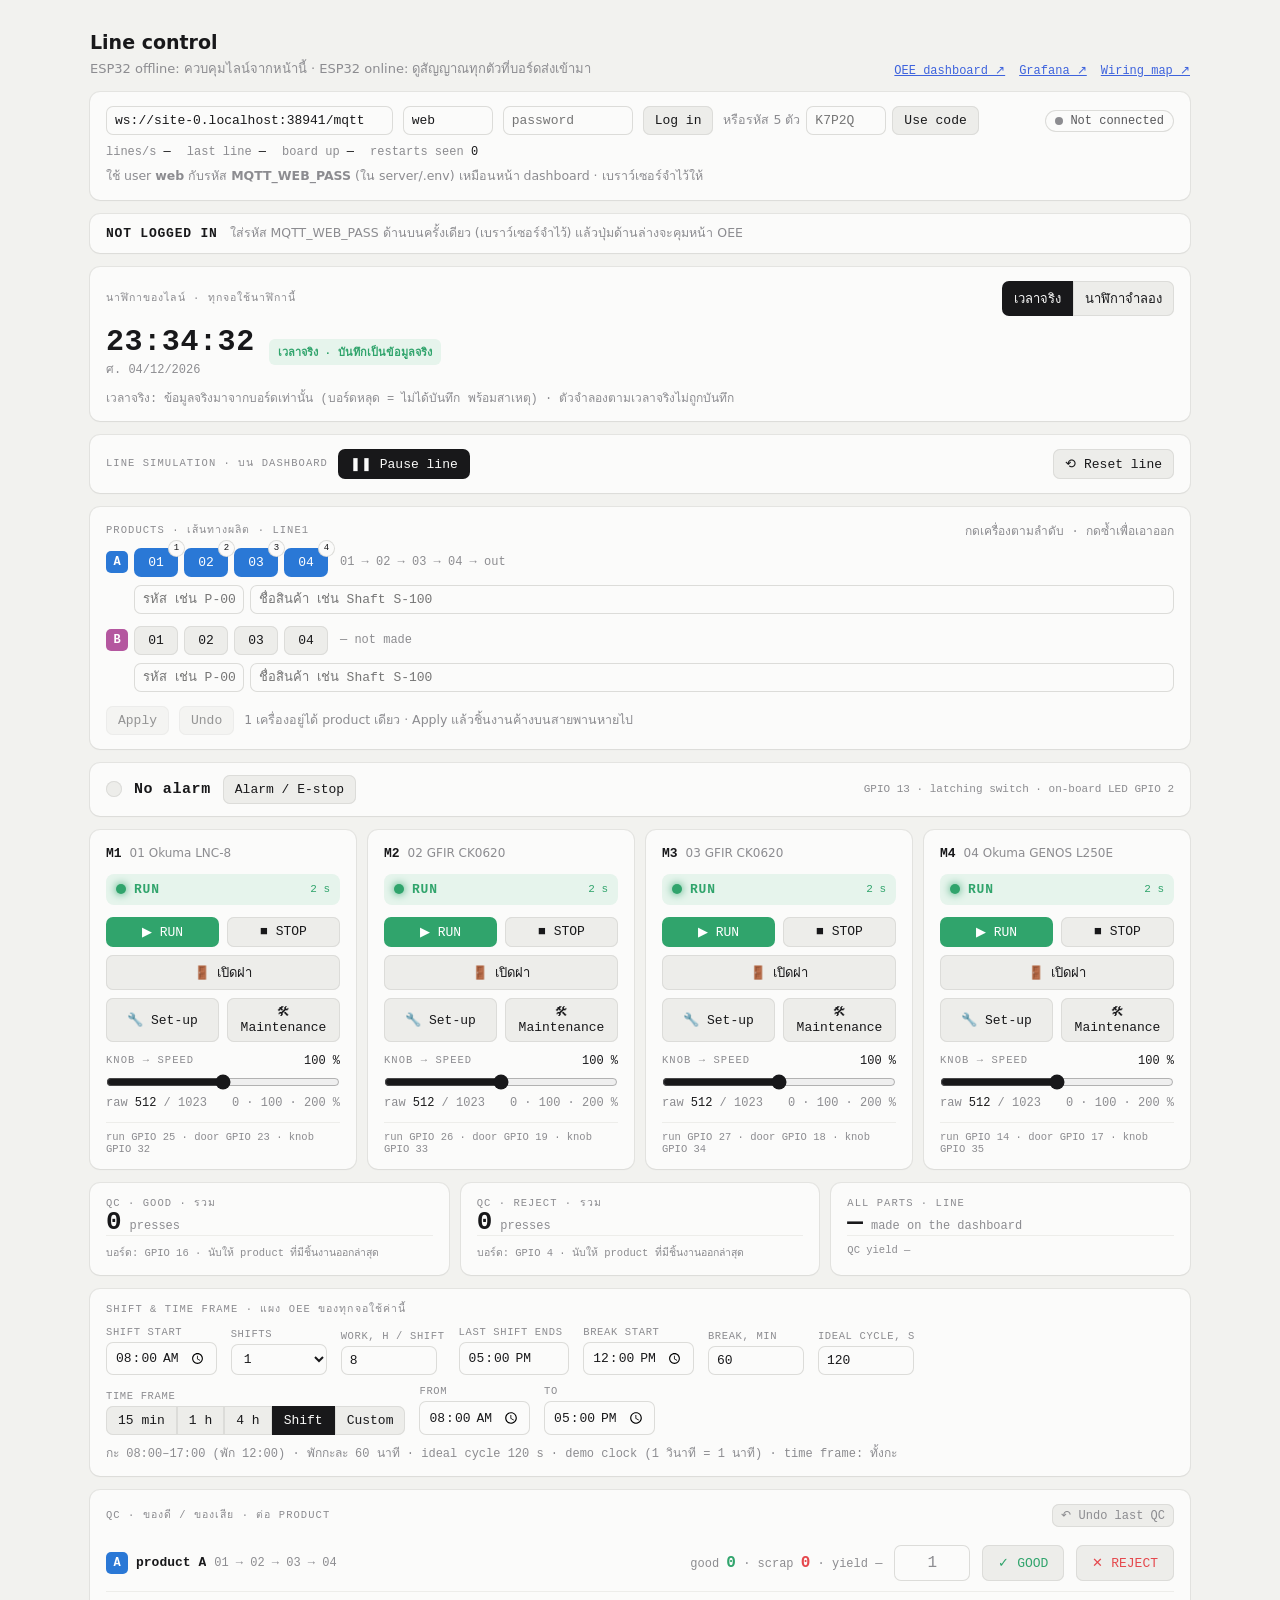
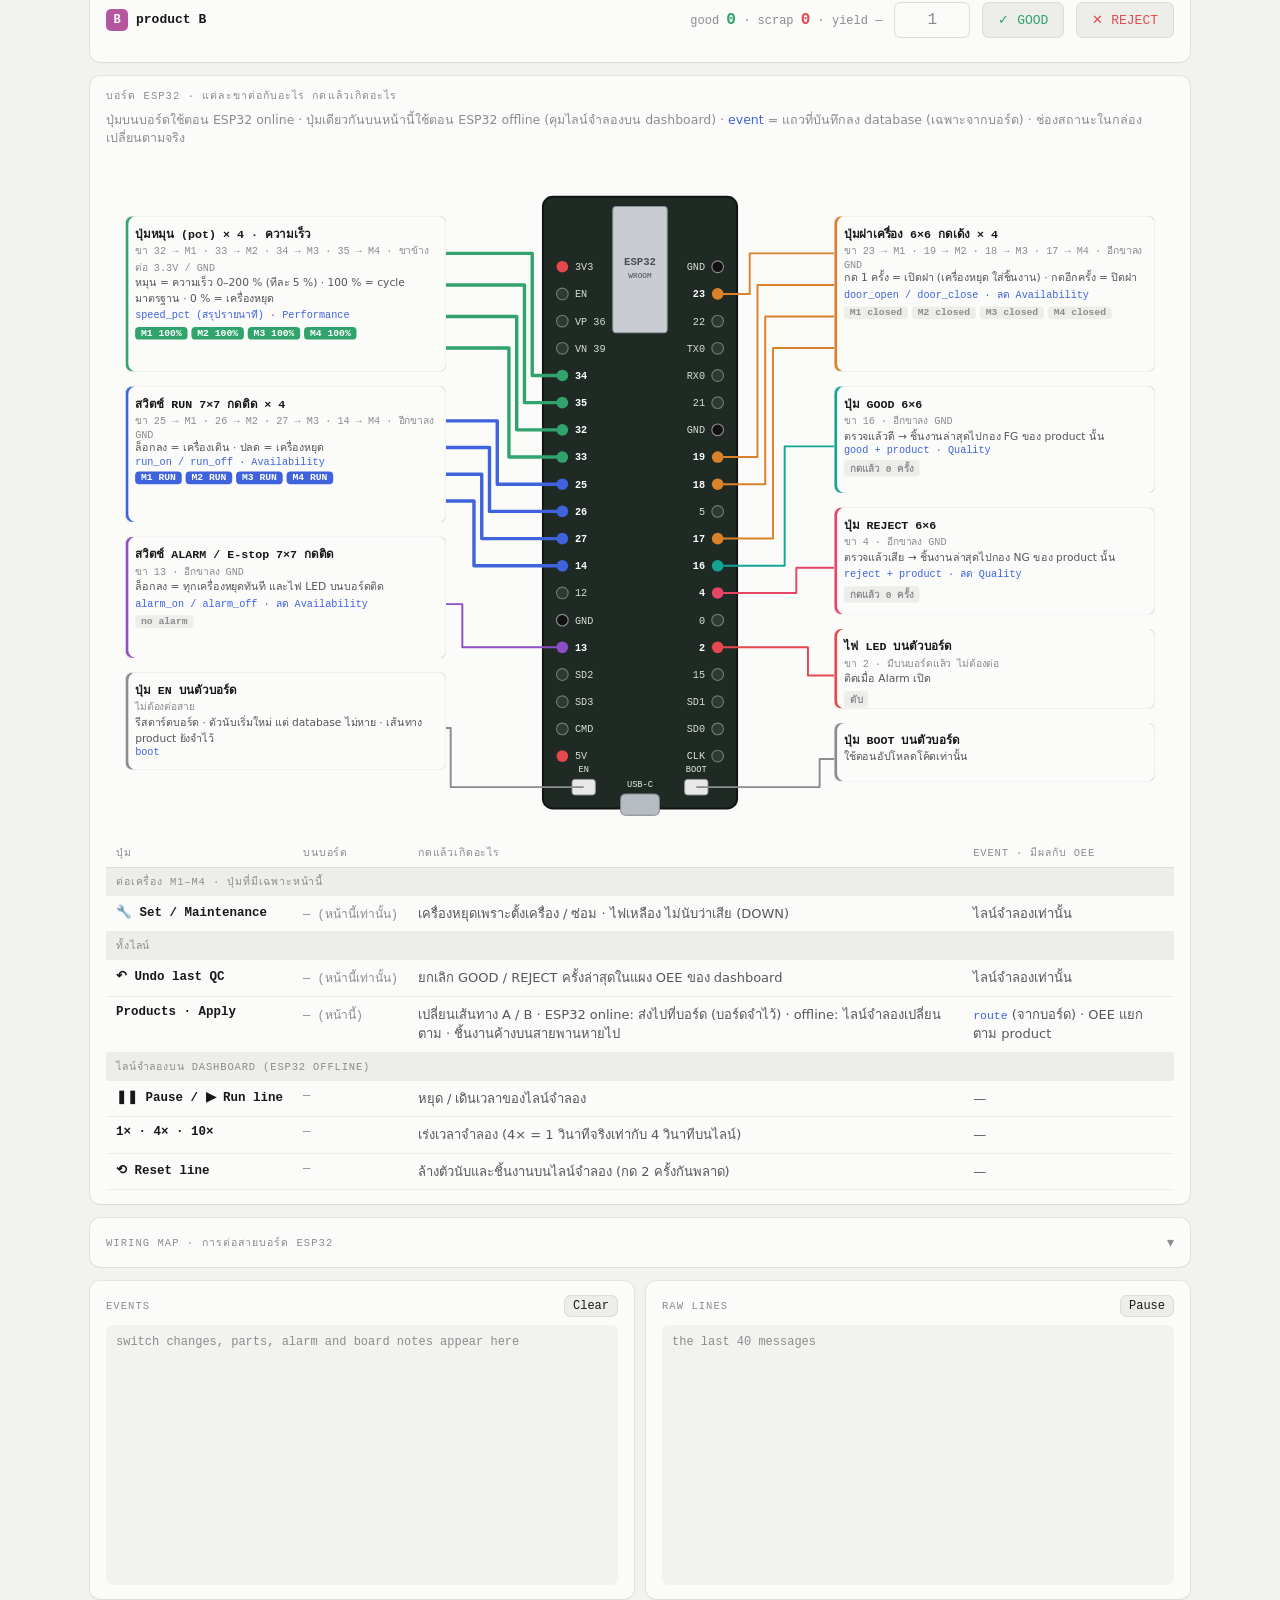
<file: OEE-System/website/control.html>
<!doctype html>
<html lang="th">
<head>
<meta charset="utf-8">
<meta name="viewport" content="width=device-width, initial-scale=1">
<title>Line Control</title>
<!-- control.html - the line's controls on their own page (control.<domain>, or /control.html on the server).
     ESP32 offline: this page is the board. Knobs, run switches, doors, alarm and QC go to MQTT <line>/control
     (retained), and the dashboard (index.html) drives its simulated line from them.
     ESP32 online: this page only shows what the board sends (<line>/board), like a signal monitor. -->
<style>
:root{
  --page:#f2f2ef;--card:#fbfbfa;--text:#57575a;--strong:#18181a;--muted:#8c8c90;--line:#dcdcd9;--faint:#ededea;
  --green:#30a46c;--green-bg:#e6f4ec;--red:#e5484d;--red-bg:#fdecec;--amber:#d9a12a;--amber-bg:#fbf3e0;--blue:#3e63dd;
  --pa:#2a78d6;--pb:#b4579f;
  --mono:ui-monospace,"SF Mono",Menlo,Consolas,monospace;
  --shadow:0 0 0 1px #0000000f,0 1px 2px #0000000a;
}
@media (prefers-color-scheme:dark){:root:not([data-theme="light"]){
  --page:#0b0b0b;--card:#141414;--text:#a3a3a3;--strong:#ececec;--muted:#6e6e6e;--line:#2a2a2a;--faint:#1c1c1c;
  --green:#5fd394;--green-bg:#10241a;--red:#ff6b6b;--red-bg:#2a1414;--amber:#e8b34a;--amber-bg:#2a2210;--blue:#6b9bff;
  --shadow:0 0 0 1px #ffffff12;color-scheme:dark}}
:root[data-theme="dark"]{
  --page:#0b0b0b;--card:#141414;--text:#a3a3a3;--strong:#ececec;--muted:#6e6e6e;--line:#2a2a2a;--faint:#1c1c1c;
  --green:#5fd394;--green-bg:#10241a;--red:#ff6b6b;--red-bg:#2a1414;--amber:#e8b34a;--amber-bg:#2a2210;--blue:#6b9bff;
  --shadow:0 0 0 1px #ffffff12;color-scheme:dark}
*{box-sizing:border-box}
body{margin:0;background:var(--page);color:var(--text);font:14px/1.5 ui-sans-serif,system-ui,-apple-system,"Segoe UI",sans-serif;-webkit-font-smoothing:antialiased;padding:0 16px}
main{max-width:1100px;margin:0 auto;padding:28px 0 60px;display:grid;gap:14px}
header{display:flex;flex-wrap:wrap;align-items:flex-end;gap:6px 16px}
h1{margin:0;font-size:19px;font-weight:600;color:var(--strong)}
.sub{margin:2px 0 0;color:var(--muted);font-size:13px}
header a{margin-left:auto;font:12px var(--mono);color:var(--blue)}
.card{background:var(--card);box-shadow:var(--shadow);border-radius:10px;padding:14px 16px}
.k{font:500 10.5px/1.2 var(--mono);letter-spacing:.1em;text-transform:uppercase;color:var(--muted)}

/* connection */
.conn{display:flex;flex-wrap:wrap;gap:8px 10px;align-items:center}
button,input{font:inherit}
.btn{appearance:none;border:0;border-radius:7px;padding:7px 12px;background:var(--faint);color:var(--strong);cursor:pointer;font:500 13px var(--mono);box-shadow:inset 0 0 0 1px var(--line)}
.btn:hover{box-shadow:inset 0 0 0 1px var(--muted)}
.btn[aria-pressed="true"]{background:var(--strong);color:var(--card);box-shadow:none}
.btn:disabled{opacity:.45;cursor:not-allowed}
.btn:focus-visible,input:focus-visible{outline:2px solid var(--blue);outline-offset:2px}
.in{padding:7px 9px;border-radius:7px;border:0;box-shadow:inset 0 0 0 1px var(--line);background:var(--card);color:var(--strong);font:13px var(--mono);min-width:0}
#url{flex:1 1 240px}#user{width:90px}#pass{width:130px}
.pill{display:inline-flex;align-items:center;gap:7px;padding:4px 10px;border-radius:99px;font:12px var(--mono);box-shadow:inset 0 0 0 1px var(--line);color:var(--text);white-space:nowrap}
.pill i{width:8px;height:8px;border-radius:50%;background:var(--muted)}
.pill[data-s="live"] i{background:var(--green)}
.pill[data-s="busy"] i{background:var(--amber);animation:blink 1s steps(2,end) infinite}
.pill[data-s="quiet"] i{background:var(--amber)}
.pill[data-s="err"] i{background:var(--red)}
@keyframes blink{50%{opacity:.25}}
.grow{flex:1}
.stats{display:flex;flex-wrap:wrap;gap:4px 16px;font:12px var(--mono);color:var(--muted);margin-top:10px}
.stats b{color:var(--strong);font-weight:500}
.hint{margin:8px 0 0;font-size:12.5px;color:var(--muted)}

/* mode */
.mode{display:flex;flex-wrap:wrap;align-items:center;gap:6px 12px;padding:10px 16px;border-radius:10px;background:var(--card);box-shadow:var(--shadow)}
.mode b{font:600 13px var(--mono);letter-spacing:.06em;color:var(--strong)}
.mode span{font-size:12.5px;color:var(--muted)}
.mode[data-m="control"]{box-shadow:0 0 0 1.5px var(--blue)}
.mode[data-m="control"] b{color:var(--blue)}
.mode[data-m="monitor"]{box-shadow:0 0 0 1.5px var(--green)}
.mode[data-m="monitor"] b{color:var(--green)}
#use-board{margin-left:auto}
.route{margin-left:auto;font:12px var(--mono);color:var(--muted)}
.route i{display:inline-grid;place-items:center;min-width:16px;height:16px;padding:0 4px;margin:0 4px 0 8px;font:600 10px var(--mono);font-style:normal;color:#fff;background:var(--pa)}
.route i.b{background:var(--pb)}
body[data-mode="monitor"] .ctl,body[data-mode="wait"] .ctl{display:none!important}
.mode[data-m="wait"]{box-shadow:0 0 0 1.5px var(--amber)}
.mode[data-m="wait"] b{color:var(--amber)}
body:not([data-mode="off"]) :is(#url,#user,#pass,.login){display:none!important}
body:not([data-mode="off"]) #go,#share{padding:4px 10px;font-size:12px}
/* share login: a QR code (and the link) another device opens to be logged in at once */
.share-bg{position:fixed;inset:0;z-index:50;display:grid;place-items:center;padding:16px;background:#0008}
.share-bg[hidden]{display:none}
.share{width:min(380px,100%);display:grid;gap:10px;justify-items:center;padding:18px;border-radius:12px;background:var(--card);box-shadow:var(--shadow);text-align:center}
.share h2{margin:0;font-size:16px;color:var(--strong)}
.share .qr{background:#fff;padding:6px;border-radius:8px;line-height:0}
.share .qr svg{width:min(300px,70vw);height:auto}
.share textarea{width:100%;height:70px;resize:none;font:11px var(--mono);color:var(--strong);background:var(--page);border:0;border-radius:7px;padding:8px;box-shadow:inset 0 0 0 1px var(--line);word-break:break-all}
.share .warn{font-size:12px;color:var(--red)}
.share .row2{display:flex;gap:8px;width:100%}.share .row2 .btn{flex:1}
body:not([data-mode="monitor"]) .mon{display:none!important}

/* alarm */
.alarm{display:flex;align-items:center;gap:12px;padding:12px 16px;border-radius:10px;background:var(--card);box-shadow:var(--shadow)}
.alarm .lamp{width:16px;height:16px;border-radius:50%;background:var(--faint);box-shadow:inset 0 0 0 1px var(--line);flex:none}
.alarm b{font:600 15px var(--mono);color:var(--strong);letter-spacing:.04em}
.alarm[data-on="1"]{background:var(--red-bg);box-shadow:0 0 0 1.5px var(--red)}
.alarm[data-on="1"] .lamp{background:var(--red);box-shadow:0 0 12px var(--red);animation:blink .8s steps(2,end) infinite}
.alarm[data-on="1"] b{color:var(--red)}
.alarm .pin{margin-left:auto;font:11px var(--mono);color:var(--muted)}

/* machines */
.machines{display:grid;grid-template-columns:repeat(4,minmax(0,1fr));gap:12px}
@media (max-width:900px){.machines{grid-template-columns:repeat(2,minmax(0,1fr))}}
@media (max-width:520px){.machines{grid-template-columns:1fr}}
.m{display:grid;gap:12px;align-content:start}
.m-h{display:flex;align-items:baseline;gap:8px}
.m-h b{font:600 13px var(--mono);color:var(--strong)}
.m-h span{font-size:12px;color:var(--muted);white-space:nowrap;overflow:hidden;text-overflow:ellipsis}
.state{display:flex;align-items:center;gap:8px;padding:8px 10px;border-radius:8px;background:var(--faint);font:600 13px var(--mono);color:var(--muted);letter-spacing:.06em}
.state i{width:10px;height:10px;border-radius:50%;background:var(--muted);flex:none}
.state small{margin-left:auto;font-weight:400;letter-spacing:0;font-size:11px}
.state[data-s="run"]{background:var(--green-bg);color:var(--green)}
.state[data-s="run"] i{background:var(--green);box-shadow:0 0 8px var(--green)}
.state[data-s="held"]{background:var(--red-bg);color:var(--red)}
.state[data-s="held"] i{background:var(--red)}
.state[data-s="door"]{background:var(--amber-bg);color:var(--amber)}
.state[data-s="door"] i{background:var(--amber)}
.count{display:flex;align-items:baseline;gap:8px}
.count b{font:600 30px/1 var(--mono);color:var(--strong);font-variant-numeric:tabular-nums;transition:color .4s}
.count b.bump{color:var(--blue);transition:none}
.count span{font:12px var(--mono);color:var(--muted)}
.bar{height:6px;border-radius:3px;background:var(--faint);overflow:hidden;position:relative}
.bar i{position:absolute;inset:0 auto 0 0;width:0;background:var(--strong);border-radius:3px;transition:width .12s}
.bar u{position:absolute;top:-2px;bottom:-2px;left:50%;width:1px;background:var(--muted)}
.row{display:flex;justify-content:space-between;gap:8px;font:12px var(--mono);color:var(--muted)}
.row b{color:var(--strong);font-weight:500}
.pins{font:10.5px var(--mono);color:var(--muted);border-top:1px solid var(--faint);padding-top:8px}
.sw{display:grid;grid-template-columns:1fr 1fr;gap:8px}
.sw .btn{width:100%}
.sw .btn.wide{grid-column:1/-1}
.sw .btn[data-f="door"]{grid-column:1/-1}
.sw .btn[data-f="stop"][aria-pressed="true"]{background:var(--red);color:#fff}
.sw .btn[data-f="run"][aria-pressed="true"]{background:var(--green);color:#fff}
.state[data-s="maint"]{background:var(--amber-bg);color:var(--amber)}
.state[data-s="maint"] i{background:#f5a218}
.links{display:flex;flex-wrap:wrap;gap:6px 14px;margin-left:auto;font:12px var(--mono)}
.links a{color:var(--blue)}
.state[data-s="setup"]{background:var(--amber-bg);color:var(--amber)}
.state[data-s="setup"] i{background:#f5c518}
/* products: routes */
.rt-row{display:flex;flex-wrap:wrap;align-items:center;gap:6px;margin-top:8px}
.rp{display:inline-grid;place-items:center;min-width:22px;height:22px;font:600 12px var(--mono);font-style:normal;color:#fff;background:var(--pa);border-radius:5px}
.rp.b{background:var(--pb)}
.rt-row .btn{position:relative;min-width:44px}
.rt-row[data-p="0"] .btn[aria-pressed="true"]{background:var(--pa);color:#fff}
.rt-row[data-p="1"] .btn[aria-pressed="true"]{background:var(--pb);color:#fff}
.rt-row .btn[data-n]:not([data-n=""])::after{content:attr(data-n);position:absolute;top:-7px;right:-6px;min-width:15px;height:15px;border-radius:8px;font-size:9px;line-height:15px;color:var(--strong);background:var(--card);box-shadow:0 0 0 1px var(--line)}
.rt-seq{font:12px var(--mono);font-style:normal;color:var(--muted);margin-left:6px}
.rt-item{display:flex;flex-wrap:wrap;gap:6px;width:100%;margin:2px 0 4px 28px}
.rt-item .it-code{width:110px}.rt-item .it-name{flex:1 1 200px}
@media (max-width:620px){.rt-item{margin-left:0}}
#rt-msg{font:12px var(--mono);color:var(--muted)}
/* shift & time frame */
.sh-form{display:flex;flex-wrap:wrap;gap:10px 14px;align-items:flex-end;margin-top:10px}
.sh-form label{display:grid;gap:4px;font:500 10.5px var(--mono);letter-spacing:.06em;text-transform:uppercase;color:var(--muted)}
.sh-form input,.sh-form select{width:auto;min-width:96px}
.sh-form input[type=number]{width:90px}
#sh-sum{font:12px var(--mono);color:var(--muted);margin-top:8px}
/* simulation */
.sim{display:flex;flex-wrap:wrap;align-items:center;gap:8px 10px}
/* the line's clock: real time, or a simulated clock for test cases (kept by the server's control-hub) */
.lc{display:grid;gap:10px}
.lc-top{display:flex;flex-wrap:wrap;align-items:center;gap:8px 14px}
.lc-time{font:600 30px/1.1 var(--mono);color:var(--strong);font-variant-numeric:tabular-nums;letter-spacing:.02em}
.lc-time small{display:block;font:500 12px var(--mono);color:var(--muted);letter-spacing:0}
.lc-badge{font:600 11px var(--mono);padding:4px 9px;border-radius:6px;background:var(--green-bg);color:var(--green)}
.lc[data-mode="sim"] .lc-badge{background:var(--amber-bg);color:var(--amber)}
.lc[data-mode="sim"]{box-shadow:var(--shadow),inset 3px 0 0 var(--amber)}
.lc-row{display:flex;flex-wrap:wrap;align-items:center;gap:8px 10px}
.lc-row .k{min-width:72px}
.lc[data-mode="real"] .lc-sim{display:none}
.lc .note{font:12px var(--mono);color:var(--muted)}
.seg{display:inline-flex}.seg .btn{border-radius:0}.seg .btn:first-child{border-radius:7px 0 0 7px}.seg .btn:last-child{border-radius:0 7px 7px 0}
.btn[data-armed]{color:var(--red);box-shadow:inset 0 0 0 1px var(--red)}
input[type=range]{width:100%;margin:6px 0;accent-color:var(--strong)}

/* QC */
.qc{display:grid;grid-template-columns:repeat(3,minmax(0,1fr));gap:12px}
@media (max-width:620px){.qc{grid-template-columns:1fr}}
.qc .count b{font-size:26px}
.qc .good b.bump{color:var(--green)}
.qc .rej b.bump{color:var(--red)}
.qc .btn.ctl{margin-top:10px;width:100%;padding:12px}
.qc .good .btn{color:var(--green)}.qc .rej .btn{color:var(--red)}
.qc .undo{margin-top:6px;width:100%;padding:6px;font-size:12px;color:var(--muted)}
.qcp .undo{padding:4px 10px;font-size:12px;color:var(--muted)}
.qcp-row{display:flex;flex-wrap:wrap;align-items:center;gap:8px 12px;padding:10px 0;border-top:1px solid var(--faint)}
.qcp-row:first-child{border-top:0}
.qcp-row .who{display:flex;align-items:center;gap:8px;min-width:0;flex:1 1 220px}
.qcp-row .who b{font:600 13px var(--mono);color:var(--strong);overflow:hidden;text-overflow:ellipsis;white-space:nowrap}
.qcp-row .who em{font:12px var(--mono);font-style:normal;color:var(--muted)}
.qcp-row .n{font:12px var(--mono);color:var(--muted);white-space:nowrap}
.qcp-row .n b{font-size:16px;color:var(--strong)}.qcp-row .n .g{color:var(--green)}.qcp-row .n .r{color:var(--red)}
.qcp-row .btn.qg{color:var(--green);padding:10px 16px}.qcp-row .btn.qr{color:var(--red);padding:10px 16px}
/* how many parts one GOOD / REJECT press counts: empty = 1; on a phone it opens the number keypad */
.qcp-row .qn{width:76px;padding:9px 10px;border:0;border-radius:7px;background:var(--card);color:var(--strong);font:600 16px var(--mono);text-align:center;box-shadow:inset 0 0 0 1px var(--line)}
.qcp-row .qn:focus{outline:2px solid var(--strong);outline-offset:1px}
.qcp-row .qn::placeholder{color:var(--muted);font-weight:400}
@media (max-width:620px){
  .qcp-row .n{flex-basis:100%}   /* the counts on their own line, then [number] [GOOD] [REJECT] in one row */
  .qcp-row .btn.qg,.qcp-row .btn.qr{flex:1 1 0;min-width:0;padding:11px 6px;white-space:nowrap}
  .qcp-row .qn{flex:none;width:64px}
}

/* logs */
.logs{display:grid;grid-template-columns:minmax(0,1fr) minmax(0,1fr);gap:12px}
@media (max-width:820px){.logs{grid-template-columns:minmax(0,1fr)}}
.log-h{display:flex;align-items:center;gap:8px;margin-bottom:8px}
.log-h .btn{padding:4px 9px;font-size:12px}
.events,.raw{height:260px;overflow:auto;margin:0;font:12px/1.55 var(--mono);color:var(--text);background:var(--page);border-radius:7px;padding:8px 10px}
.events div{display:flex;gap:10px;white-space:nowrap}
.events time{color:var(--muted)}
.events .g{color:var(--green)}.events .r{color:var(--red)}.events .b{color:var(--blue)}.events .n{color:var(--muted)}
.raw{white-space:pre;color:var(--muted)}
.empty{color:var(--muted)}

/* the board: each input, what it is wired to and what it does */
.bd-wrap{margin-top:10px}
#bd{display:block;width:100%;height:auto;font-family:var(--mono)}
#bd .pcb{fill:#1f2a24;stroke:#0f1512;stroke-width:2}
#bd .mod{fill:#c9ccd1;stroke:#8f949b}
#bd .mod-t{fill:#4a4f56;font-size:11px;font-weight:600}
#bd .usb{fill:#b7bbc2;stroke:#80858c}
#bd .btnb{fill:#e8e8e8;stroke:#999}
#bd .btn-t{fill:#e8ece9;font-size:9px}
#bd .pin{fill:#2d3a33;stroke:#6c7a72;stroke-width:1.2}
#bd .pin.used{stroke:none;fill:var(--c)}
#bd .pin.pwr{fill:#e5484d;stroke:none}#bd .pin.gnd{fill:#111;stroke:#888}
#bd .pin-t{fill:#d7ded9;font-size:10.5px}
#bd .pin-t.used{fill:#fff;font-weight:600}
#bd .lead{fill:none;stroke:var(--c);stroke-width:2;stroke-linejoin:round}
#bd .lead.on{stroke-width:3.5}
.bd-card{height:100%;box-sizing:border-box;padding:8px 10px;border-radius:8px;background:var(--card);box-shadow:inset 3px 0 0 var(--c),0 0 0 1px var(--line);font:11px/1.45 ui-sans-serif,system-ui,sans-serif;color:var(--text);overflow:hidden}
.bd-card b{display:block;font:600 12px var(--mono);color:var(--strong)}
.bd-card .to{font:10.5px var(--mono);color:var(--muted)}
.bd-card .do{color:var(--text)}
.bd-card .ev{font:10.5px var(--mono);color:var(--blue)}
.bd-live{display:flex;flex-wrap:wrap;gap:4px;margin-top:4px}
.bd-live span{font:600 10px var(--mono);padding:1px 6px;border-radius:4px;background:var(--faint);color:var(--muted)}
.bd-live span.on{background:var(--c);color:#fff}
@media (max-width:620px){ .bd-wrap{display:none} }
.bd-only{display:none}
@media (min-width:621px){ .acts tr.hw{display:none} .bd-only{display:inline} }

/* what each button does, and the wiring map */
.tw{overflow-x:auto;margin-top:10px}
.acts{width:100%;border-collapse:collapse;font-size:13px;min-width:720px}
.acts th{text-align:left;font:500 10.5px var(--mono);letter-spacing:.08em;text-transform:uppercase;color:var(--muted);padding:6px 10px;border-bottom:1px solid var(--line)}
.acts td{padding:8px 10px;border-bottom:1px solid var(--faint);vertical-align:top}
.acts td:first-child{font:600 12.5px var(--mono);color:var(--strong);white-space:nowrap}
.acts td.pin{font:12px var(--mono);color:var(--muted);white-space:nowrap}
.acts code{font:11.5px var(--mono);color:var(--blue)}
.acts .sec td{font:500 10.5px var(--mono);letter-spacing:.08em;text-transform:uppercase;color:var(--muted);background:var(--faint);padding:5px 10px}
.wiring summary{cursor:pointer;list-style:none;display:flex;align-items:center;gap:8px}
.wiring summary::after{content:"▾";margin-left:auto;color:var(--muted);transition:transform .15s}
.wiring[open] summary::after{transform:rotate(180deg)}
.wiring iframe{display:block;width:100%;height:900px;border:0;border-radius:7px;margin-top:10px;background:var(--page)}
.wiring a{font:12px var(--mono);color:var(--blue)}

/* phone */
main>*{min-width:0}
@media (max-width:620px){
  body{padding:0 12px}
  main{padding:16px 0 40px;gap:12px}
  header a{margin-left:0}
  #url{flex:1 1 100%}#user,#pass{flex:1 1 40%;width:auto}#go{flex:1 1 100%;padding:10px}
  .conn .pill{order:-1;width:100%;justify-content:center}
  .mode{padding:10px 12px}.route{margin-left:0;width:100%}
  .alarm{flex-wrap:wrap}.alarm .pin{display:none}.alarm .btn{margin-left:auto}
  .sim .grow{display:none}.sim .seg{flex:1}.sim .seg .btn{flex:1}
  .rt-row .btn{min-width:0;flex:1}
  .rt-seq{width:100%;margin:0}
  .sw .btn{padding:12px 8px}
  input[type=range]{height:28px}
  .acts{min-width:0}.acts thead{display:none}
  .acts tr{display:grid;grid-template-columns:1fr;padding:8px 0;border-bottom:1px solid var(--faint)}
  .acts td{border:0;padding:2px 4px}
  .acts .sec{padding:0;border:0}.acts .sec td{padding:5px 8px}
  .logs .card:last-child{display:none}
  .events{height:200px}
  .wiring iframe{height:700px}
}
</style>
</head>
<body data-mode="off">
<div class="share-bg" id="share-bg" hidden>
  <div class="share" role="dialog" aria-modal="true" aria-labelledby="share-h">
    <h2 id="share-h">Log in on another device</h2>
    <p class="hint" style="margin:0">สแกนด้วยกล้องโทรศัพท์ เปิดลิงก์ หรือพิมพ์รหัสในช่อง "รหัส 5 ตัว" ของหน้า control · ใช้ได้ครั้งเดียว ภายใน 10 นาที</p>
    <div class="qr" id="share-qr"></div>
    <b id="share-code" style="font:600 30px var(--mono);letter-spacing:.25em;color:var(--strong)"></b>
    <textarea id="share-link" readonly aria-label="Login link"></textarea>
    <div class="row2"><button class="btn" id="share-copy" type="button">Copy link</button><button class="btn" id="share-close" type="button">Close</button></div>
    <p class="warn">ใครได้รหัสนี้ไปภายใน 10 นาที ก็คุมไลน์ได้ · ให้เฉพาะคนในทีม อย่าส่งในกลุ่มสาธารณะ</p>
  </div>
</div>
<main>
  <header>
    <div>
      <h1>Line control</h1>
      <p class="sub">ESP32 offline: ควบคุมไลน์จากหน้านี้ · ESP32 online: ดูสัญญาณทุกตัวที่บอร์ดส่งเข้ามา</p>
    </div>
    <nav class="links" id="links" aria-label="Links"><a id="dash" href="/" target="_blank" rel="noopener">OEE dashboard ↗</a></nav>
  </header>

  <section class="card" aria-label="Connection">
    <div class="conn">
      <input class="in" id="url" type="text" spellcheck="false" autocomplete="off" aria-label="MQTT broker WebSocket address">
      <input class="in" id="user" type="text" value="web" spellcheck="false" autocomplete="off" aria-label="MQTT user">
      <input class="in" id="pass" type="password" placeholder="password" autocomplete="off" aria-label="MQTT password">
      <button class="btn" id="go" type="button">Log in</button>
      <button class="btn" id="share" type="button" hidden>📱 Share login (QR)</button>
      <span class="login" style="display:inline-flex;gap:6px;align-items:center"><span class="hint" style="margin:0">หรือรหัส 5 ตัว</span><input class="in" id="pair" type="text" maxlength="5" placeholder="K7P2Q" autocomplete="off" autocapitalize="characters" spellcheck="false" style="width:80px;text-transform:uppercase" aria-label="Pairing code"><button class="btn" id="pair-go" type="button">Use code</button></span>
      <span class="grow"></span>
      <span class="pill" id="pill" data-s="off" role="status"><i></i><span>Not connected</span></span>
    </div>
    <div class="stats">
      <span>lines/s <b id="s-rate">—</b></span>
      <span>last line <b id="s-age">—</b></span>
      <span>board up <b id="s-up">—</b></span>
      <span>restarts seen <b id="s-rst">0</b></span>
    </div>
    <p class="hint login">ใช้ user <b>web</b> กับรหัส <b>MQTT_WEB_PASS</b> (ใน server/.env) เหมือนหน้า dashboard · เบราว์เซอร์จำไว้ให้</p>
  </section>

  <section class="mode" id="mode" data-m="off" aria-live="polite">
    <b id="mode-t">NOT LOGGED IN</b><span id="mode-s">ใส่รหัส MQTT_WEB_PASS ด้านบนครั้งเดียว (เบราว์เซอร์จำไว้) แล้วปุ่มด้านล่างจะคุมหน้า OEE · ตอนนี้กดเตรียมค่าไว้ได้</span>
    <span class="route" id="route"></span>
    <button class="btn" id="use-board" type="button" hidden></button>
  </section>

  <section class="card lc" id="lc" data-mode="real" aria-label="Line clock">
    <div class="lc-top">
      <span class="k">นาฬิกาของไลน์ · ทุกจอใช้นาฬิกานี้</span><span class="grow"></span>
      <span class="seg" role="group" aria-label="Clock"><button class="btn" type="button" data-lc-mode="real">เวลาจริง</button><button class="btn" type="button" data-lc-mode="sim">นาฬิกาจำลอง</button></span>
    </div>
    <div class="lc-top"><div class="lc-time" id="lc-time">--:--:--<small>—</small></div><span class="lc-badge" id="lc-badge">เวลาจริง · บันทึกเป็นข้อมูลจริง</span></div>
    <div class="lc-row lc-sim"><span class="k">ความเร็ว</span>
      <span class="seg" role="group" aria-label="Clock speed"><button class="btn" type="button" data-lc-speed="1">1×</button><button class="btn" type="button" data-lc-speed="10">10×</button><button class="btn" type="button" data-lc-speed="60">60× · 1 วิ = 1 นาที</button></span>
      <button class="btn" type="button" id="lc-pause">❚❚ หยุดเวลา</button></div>
    <div class="lc-row lc-sim"><span class="k">ไปที่เวลา</span>
      <input class="in" type="datetime-local" id="lc-at" step="60"><button class="btn" type="button" id="lc-go">ไป</button></div>
    <div class="lc-row lc-sim"><span class="k">ทางลัด</span>
      <button class="btn" type="button" data-lc-jump="start">ต้นกะ</button><button class="btn" type="button" data-lc-jump="break">5 นาทีก่อนพัก</button>
      <button class="btn" type="button" data-lc-jump="end">5 นาทีก่อนจบกะ</button><button class="btn" type="button" data-lc-jump="hour">+1 ชม.</button>
      <button class="btn" type="button" data-lc-jump="next">ต้นกะถัดไป</button></div>
    <div class="note" id="lc-note">—</div>
  </section>

  <section class="card sim ctl" aria-label="Simulation">
    <span class="k">Line simulation · บน dashboard</span>
    <button class="btn" id="sim-run" type="button" aria-pressed="true">❚❚ Pause line</button>
    <span class="grow"></span>
    <button class="btn" id="sim-reset" type="button">⟲ Reset line</button>
  </section>

  <section class="card" aria-label="Products">
    <div class="log-h"><span class="k">Products · เส้นทางผลิต · <span id="rt-line">line1</span></span><span class="grow"></span><span id="rt-msg">กดเครื่องตามลำดับ · กดซ้ำเพื่อเอาออก</span></div>
    <div class="rt-row" data-p="0"><i class="rp">A</i></div>
    <div class="rt-row" data-p="1"><i class="rp b">B</i></div>
    <div class="conn" style="margin-top:10px"><button class="btn" id="rt-apply" type="button">Apply</button><button class="btn" id="rt-undo" type="button">Undo</button>
      <span class="hint" style="margin:0">1 เครื่องอยู่ได้ product เดียว · Apply แล้วชิ้นงานค้างบนสายพานหายไป</span></div>
  </section>

  <section class="alarm" id="alarm" data-on="0" aria-live="polite">
    <span class="lamp"></span><b id="alarm-t">No alarm</b>
    <button class="btn ctl" id="al-btn" type="button" aria-pressed="false">Alarm / E-stop</button>
    <span class="pin">GPIO 13 · latching switch · on-board LED GPIO 2</span>
  </section>

  <section class="machines" id="machines" aria-label="Machines"></section>

  <section class="qc" aria-label="Quality check">
    <div class="card good"><div class="k">QC · Good · รวม</div><div class="count"><b id="q-good">—</b><span>presses</span></div>
      <div class="pins">บอร์ด: GPIO 16 · นับให้ product ที่มีชิ้นงานออกล่าสุด</div></div>
    <div class="card rej"><div class="k">QC · Reject · รวม</div><div class="count"><b id="q-rej">—</b><span>presses</span></div>
      <div class="pins">บอร์ด: GPIO 4 · นับให้ product ที่มีชิ้นงานออกล่าสุด</div></div>
    <div class="card"><div class="k">All parts · line</div><div class="count"><b id="q-all">—</b><span class="mon">finished by 4 machines</span><span class="ctl">made on the dashboard</span></div><div class="pins" id="q-yield">yield —</div></div>
  </section>

  <section class="card" aria-label="Shift and time frame">
    <div class="log-h"><span class="k">Shift & time frame · แผง OEE ของทุกจอใช้ค่านี้</span></div>
    <div class="sh-form">
      <label>Shift start<input class="in" type="time" data-s="start"></label>
      <label>Shifts<select class="in" data-s="shifts" title="กะต่อวัน ต่อกันไป: แต่ละกะยาว ชั่วโมงทำงาน + พัก"><option value="1">1</option><option value="2">2</option><option value="3">3</option></select></label>
      <label>Work, h / shift<input class="in" type="number" min="1" max="16" step="0.5" data-s="work"></label>
      <label>Last shift ends<input class="in" type="time" data-s="end" readonly title="start + shifts × (work hours + break)"></label>
      <label>Break start<input class="in" type="time" data-s="bstart"></label>
      <label>Break, min<input class="in" type="number" min="0" max="480" step="5" data-s="blen"></label>
      <label>Ideal cycle, s<input class="in" type="number" min="1" max="36000" step="1" data-s="cycle"></label>
    </div>
    <div class="sh-form">
      <label>Time frame<span class="seg" role="radiogroup" aria-label="Time frame"><button class="btn" type="button" data-win="15">15 min</button><button class="btn" type="button" data-win="60">1 h</button><button class="btn" type="button" data-win="240">4 h</button><button class="btn" type="button" data-win="shift">Shift</button><button class="btn" type="button" data-win="custom">Custom</button></span></label>
      <label>From<input class="in" type="time" data-s="from"></label>
      <label>To<input class="in" type="time" data-s="to"></label>
    </div>
    <div id="sh-sum"></div>
  </section>

  <section class="card qcp" aria-label="QC per product">
    <div class="log-h"><span class="k">QC · ของดี / ของเสีย · ต่อ product</span><span class="grow"></span><button class="btn ctl undo" id="q-undo-btn" type="button">↶ Undo last QC</button></div>
    <div id="qcp-rows"></div>
  </section>

  <section class="card" aria-label="What each button does">
    <div class="k">บอร์ด ESP32 · แต่ละขาต่อกับอะไร กดแล้วเกิดอะไร</div>
    <p class="hint">ปุ่มบนบอร์ดใช้ตอน ESP32 online · ปุ่มเดียวกันบนหน้านี้ใช้ตอน ESP32 offline (คุมไลน์จำลองบน dashboard) · <span style="color:var(--blue)">event</span> = แถวที่บันทึกลง database (เฉพาะจากบอร์ด) · ช่องสถานะในกล่องเปลี่ยนตามจริง</p>
    <div class="bd-wrap"><svg id="bd" viewBox="0 0 1100 690" role="img" aria-label="ESP32 board: each input, what it is connected to and what it does"></svg></div>
    <div class="tw"><table class="acts">
      <thead><tr><th>ปุ่ม</th><th>บนบอร์ด</th><th>กดแล้วเกิดอะไร</th><th>event · มีผลกับ OEE</th></tr></thead>
      <tbody>
        <tr class="sec"><td colspan="4">ต่อเครื่อง M1–M4 <span class="bd-only">· ปุ่มที่มีเฉพาะหน้านี้</span></td></tr>
        <tr class="hw"><td>RUN / STOP</td><td class="pin">สวิตช์ 7×7 กดติด<br>ขา 25 · 26 · 27 · 14</td><td>ติด = เครื่องเดิน · ปลด = เครื่องหยุด</td><td><code>run_on</code> / <code>run_off</code> · เวลาเดิน → Availability</td></tr>
        <tr class="hw"><td>🚪 เปิดฝา / ปิดฝา</td><td class="pin">ปุ่ม 6×6 กดเด้ง<br>ขา 23 · 19 · 18 · 17</td><td>กด 1 ครั้งเปิดฝา กดอีกครั้งปิด · ฝาเปิด = เครื่องหยุด (ใส่ชิ้นงาน) · ฝาบน dashboard เลื่อนตาม</td><td><code>door_open</code> / <code>door_close</code> · ลด Availability</td></tr>
        <tr class="hw"><td>KNOB → SPEED</td><td class="pin">pot<br>ขา 32 · 33 · 34 · 35</td><td>ความเร็ว 0–200 % ทีละ 5 % · 100 % = cycle มาตรฐาน (M1 18 s · M2 30 s · M3 24 s · M4 36 s) · 200 % = เร็วขึ้น 2 เท่า · 0 % = หยุด</td><td>ไม่มี event (อยู่ใน <code>speed_pct</code> สรุปรายนาที) · Performance, 0 % ลด Availability</td></tr>
        <tr><td>🔧 Set / Maintenance</td><td class="pin">— (หน้านี้เท่านั้น)</td><td>เครื่องหยุดเพราะตั้งเครื่อง / ซ่อม · ไฟเหลือง ไม่นับว่าเสีย (DOWN)</td><td>ไลน์จำลองเท่านั้น</td></tr>
        <tr class="sec"><td colspan="4">ทั้งไลน์</td></tr>
        <tr class="hw"><td>Alarm / E-stop</td><td class="pin">สวิตช์ 7×7 กดติด ขา 13<br>ไฟ LED บนบอร์ด ขา 2</td><td>ทุกเครื่องหยุดทันที · ไฟ LED บนบอร์ดติด</td><td><code>alarm_on</code> / <code>alarm_off</code> · เวลานี้นับเป็น stop + alarm → ลด Availability</td></tr>
        <tr class="hw"><td>✓ GOOD</td><td class="pin">ปุ่ม 6×6 ขา 16</td><td>ตรวจแล้วดี → ย้าย 1 กล่องจากกอง QC wait ไปกอง FG ของ product ที่มีชิ้นงานออกล่าสุด</td><td><code>good</code> + product · Quality</td></tr>
        <tr class="hw"><td>✕ REJECT</td><td class="pin">ปุ่ม 6×6 ขา 4</td><td>ตรวจแล้วเสีย → ย้าย 1 กล่องไปกอง NG ของ product ที่มีชิ้นงานออกล่าสุด</td><td><code>reject</code> + product · ลด Quality</td></tr>
        <tr><td>↶ Undo last QC</td><td class="pin">— (หน้านี้เท่านั้น)</td><td>ยกเลิก GOOD / REJECT ครั้งล่าสุดในแผง OEE ของ dashboard</td><td>ไลน์จำลองเท่านั้น</td></tr>
        <tr><td>Products · Apply</td><td class="pin">— (หน้านี้)</td><td>เปลี่ยนเส้นทาง A / B · ESP32 online: ส่งไปที่บอร์ด (บอร์ดจำไว้) · offline: ไลน์จำลองเปลี่ยนตาม · ชิ้นงานค้างบนสายพานหายไป</td><td><code>route</code> (จากบอร์ด) · OEE แยกตาม product</td></tr>
        <tr class="sec"><td colspan="4">ไลน์จำลองบน dashboard (ESP32 offline)</td></tr>
        <tr><td>❚❚ Pause / ▶ Run line</td><td class="pin">—</td><td>หยุด / เดินเวลาของไลน์จำลอง</td><td>—</td></tr>
        <tr><td>1× · 4× · 10×</td><td class="pin">—</td><td>เร่งเวลาจำลอง (4× = 1 วินาทีจริงเท่ากับ 4 วินาทีบนไลน์)</td><td>—</td></tr>
        <tr><td>⟲ Reset line</td><td class="pin">—</td><td>ล้างตัวนับและชิ้นงานบนไลน์จำลอง (กด 2 ครั้งกันพลาด)</td><td>—</td></tr>
        <tr class="sec hw"><td colspan="4">บนตัวบอร์ด ESP32</td></tr>
        <tr class="hw"><td>EN</td><td class="pin">ปุ่มบนตัวบอร์ด</td><td>รีสตาร์ตบอร์ด · ตัวนับบนบอร์ดเริ่มใหม่ แต่ใน database ไม่หาย · เส้นทาง product ยังจำไว้</td><td><code>boot</code></td></tr>
        <tr class="hw"><td>BOOT</td><td class="pin">ปุ่มบนตัวบอร์ด</td><td>ใช้ตอนอัปโหลดโค้ดเท่านั้น</td><td>—</td></tr>
      </tbody>
    </table></div>
  </section>

  <details class="card wiring" id="wiring">
    <summary><span class="k">Wiring map · การต่อสายบอร์ด ESP32</span></summary>
    <iframe title="ESP32 wiring map" data-src="wiring-map.html"></iframe>
    <a href="wiring-map.html" target="_blank" rel="noopener">เปิดเต็มหน้า ↗</a>
  </details>

  <section class="logs">
    <div class="card">
      <div class="log-h"><span class="k">Events</span><span class="grow"></span><button class="btn" id="ev-clear" type="button">Clear</button></div>
      <div class="events" id="events" aria-live="off"><div class="empty">switch changes, parts, alarm and board notes appear here</div></div>
    </div>
    <div class="card">
      <div class="log-h"><span class="k">Raw lines</span><span class="grow"></span><button class="btn" id="raw-pause" type="button" aria-pressed="false">Pause</button></div>
      <pre class="raw" id="raw"><span class="empty">the last 40 messages</span></pre>
    </div>
  </section>
</main>

<script src="js/qr.js"></script>
<script>
"use strict";
// pins as wired on the board (esp32/SmartFactoryBoard_MQTT/SmartFactoryBoard_MQTT.ino)
const MACHINES = [
  { no: "01", name: "Okuma LNC-8",          run: 25, door: 23, pot: 32 },
  { no: "02", name: "GFIR CK0620",          run: 26, door: 19, pot: 33 },
  { no: "03", name: "GFIR CK0620",          run: 27, door: 18, pot: 34 },
  { no: "04", name: "Okuma GENOS L250E",    run: 14, door: 17, pot: 35 },
];
const BOARD_QUIET_MS = 3000;   // no board line for this long = the ESP32 is offline, this page takes over
const $ = (id) => document.getElementById(id);
const remember = { get(k) { try { return localStorage.getItem(k); } catch { return null; } }, set(k, v) { try { localStorage.setItem(k, v); } catch {} } };

// the dashboard: oee.<domain> next to control.<domain>, or the server's own page
if (/^control\./.test(location.hostname)) $("dash").href = location.protocol + "//" + location.hostname.replace(/^control\./, "oee.") + "/";

/* ---------- machine cards ---------- */
$("machines").innerHTML = MACHINES.map((m, i) => `
  <div class="card m" data-i="${i}">
    <div class="m-h"><b>M${i + 1}</b><span>${m.no} ${m.name}</span></div>
    <div class="state" data-s="off"><i></i><span data-f="st">—</span><small data-f="since"></small></div>
    <div class="sw ctl">
      <button class="btn" data-f="run" type="button" aria-pressed="true">▶ RUN</button>
      <button class="btn" data-f="stop" type="button" aria-pressed="false">■ STOP</button>
      <button class="btn" data-f="door" type="button" aria-pressed="false">🚪 เปิดฝา</button>
      <button class="btn" data-f="setup" type="button" aria-pressed="false">🔧 Set-up</button>
      <button class="btn" data-f="maint" type="button" aria-pressed="false">🛠 Maintenance</button>
    </div>
    <div class="mon"><div class="k">parts finished</div>
      <div class="count"><b data-f="cnt">—</b><span data-f="gap"></span></div></div>
    <div><div class="row"><span class="k">knob → speed</span><span><b data-f="spd">—</b></span></div>
      <input class="ctl" data-f="slider" type="range" min="0" max="200" step="5" value="100" aria-label="M${i + 1} speed %">
      <div class="bar mon" style="margin:6px 0"><i data-f="bar"></i><u title="100 %"></u></div>
      <div class="row"><span>raw <b data-f="raw">—</b> / 1023</span><span>0 · 100 · 200 %</span></div></div>
    <div class="pins">run GPIO ${m.run} · door GPIO ${m.door} · knob GPIO ${m.pot}</div>
  </div>`).join("");
const cards = [...document.querySelectorAll(".m")].map((c) => {
  const f = {}; c.querySelectorAll("[data-f]").forEach((e) => (f[e.dataset.f] = e));
  return { el: c, state: c.querySelector(".state"), ...f };
});

/* ---------- helpers ---------- */
function fmtDur(ms) {
  const s = Math.max(0, Math.round(ms / 1000));
  if (s < 60) return s + " s";
  if (s < 3600) return Math.floor(s / 60) + " min " + String(s % 60).padStart(2, "0") + " s";
  return Math.floor(s / 3600) + " h " + String(Math.floor(s / 60) % 60).padStart(2, "0") + " min";
}
// 2026-10-30 14:05:09:123 (local time), the same as the Google Sheet
const clock = (d = new Date()) => { const p = (n, w = 2) => String(n).padStart(w, "0");
  return `${d.getFullYear()}-${p(d.getMonth() + 1)}-${p(d.getDate())} ${p(d.getHours())}:${p(d.getMinutes())}:${p(d.getSeconds())}:${p(d.getMilliseconds(), 3)}`; };
function event(text, cls = "") {
  const box = $("events");
  box.querySelector(".empty")?.remove();
  const d = document.createElement("div");
  d.innerHTML = `<time>${clock()}</time><span class="${cls}"></span>`;
  d.lastChild.textContent = text;
  box.prepend(d);
  while (box.children.length > 300) box.lastChild.remove();
}
function bump(el) { el.classList.add("bump"); clearTimeout(el._t); el._t = setTimeout(() => el.classList.remove("bump"), 60); }
const rawLines = []; let rawPaused = false;
function raw(text) {
  if (rawPaused) return;
  rawLines.push(text); if (rawLines.length > 40) rawLines.shift();
  $("raw").textContent = rawLines.join("\n"); $("raw").scrollTop = 1e9;
}
// speed % (0..200, 5 % steps) <-> knob 0..1023, the same mapping as the board and the dashboard
const potOf = (pct) => Math.round((pct / 200) * 1023);
const pctOf = (pot) => Math.round((pot / 1023) * 40) * 5;
function showState(c, i, run, door, al, pct, now) {
  const s = al ? (run ? "held" : "off") : door ? "door" : run && pct > 0 ? "run" : "off";
  if (c.state.dataset.s !== s) { c.state.dataset.s = s; since[i] = now; }
  c.st.textContent = s === "run" ? "RUN" : s === "held" ? "STOP · ALARM" : s === "door" ? "DOOR OPEN" : run ? "STOP · 0 %" : "STOP";
}
function showAlarm(al) {
  $("alarm").dataset.on = al ? "1" : "0";
  $("alarm-t").textContent = al ? "ALARM · ทุกเครื่องหยุด" : "No alarm";
  $("al-btn").setAttribute("aria-pressed", String(al));
}
function showQc(good, rej, all) {
  $("q-good").textContent = good; $("q-rej").textContent = rej; $("q-all").textContent = all;
  $("q-yield").textContent = good + rej ? `QC yield ${Math.round((good / (good + rej)) * 100)} % (good ÷ good + reject)` : "QC yield —";
}
const since = [0, 0, 0, 0];

/* ---------- monitor: what the board sends ---------- */
let prev = null, lines = 0, rateCount = 0, lastBoard = 0, restarts = 0;
const lastPart = [0, 0, 0, 0], partGap = [0, 0, 0, 0];
function onBoard(text) {
  raw(text);
  let m; try { m = JSON.parse(text); } catch { return; }
  if (!Array.isArray(m.run) || !Array.isArray(m.cnt)) return;
  const now = performance.now();
  lines++; rateCount++; lastBoard = now;
  setMode();
  if (mode() !== "monitor") { prev = m; return; }   // the simulator is in charge: the board is only noted
  if (prev && typeof m.ms === "number" && typeof prev.ms === "number" && m.ms < prev.ms) {
    restarts++; $("s-rst").textContent = restarts; event("board restarted (counters back to 0)", "r"); prev = null;
  }
  const al = !!m.al;
  if (!prev || !!prev.al !== al) { showAlarm(al); if (prev) event(al ? "ALARM ON" : "alarm cleared", al ? "r" : "g"); }
  const hasPot = Array.isArray(m.pot);
  MACHINES.forEach((mc, i) => {
    const c = cards[i], run = !!m.run[i], door = !!(m.door && m.door[i]), cnt = m.cnt[i] >>> 0;
    const pot = hasPot ? Math.max(0, Math.min(1023, m.pot[i] | 0)) : 512, pct = pctOf(pot);
    if (prev && !!prev.run[i] !== run) event(`M${i + 1} ${mc.no} run switch ${run ? "ON" : "OFF"}`, run ? "g" : "");
    if (prev && prev.door && !!prev.door[i] !== door) event(`M${i + 1} ${mc.no} door ${door ? "open" : "closed"}`, door ? "" : "g");
    showState(c, i, run, door, al, pct, now);
    if (prev && cnt > (prev.cnt[i] >>> 0)) {
      const add = cnt - (prev.cnt[i] >>> 0);
      if (lastPart[i]) partGap[i] = now - lastPart[i];
      lastPart[i] = now; bump(c.cnt);
      event(`M${i + 1} ${mc.no} part finished${add > 1 ? " ×" + add : ""} → ${cnt}`, "b");
    }
    c.cnt.textContent = cnt;
    c.gap.textContent = lastPart[i] ? (partGap[i] ? "every " + (partGap[i] / 1000).toFixed(1) + " s" : "") + " · last " + fmtDur(now - lastPart[i]) + " ago" : "";
    c.raw.textContent = hasPot ? pot : "—"; c.spd.textContent = hasPot ? pct + " %" : "no pots"; c.bar.style.width = (pot / 1023) * 100 + "%";
  });
  const good = m.good >>> 0, rej = m.rej >>> 0, all = m.cnt.reduce((n, v) => n + (v >>> 0), 0);
  if (prev && good > prev.good) { bump($("q-good")); event(`QC good → ${good}`, "g"); }
  if (prev && rej > prev.rej) { bump($("q-rej")); event(`QC reject → ${rej}`, "r"); }
  showQc(good, rej, all);
  if (typeof m.route === "string") {
    if (prev && prev.route !== m.route) event("route → " + m.route, "b");
    const [a, b] = m.route.split("-"), out = m.out || [];
    $("route").innerHTML = (a ? `<i>A</i>${[...a].map((n) => "0" + n).join("→")} · ${out[0] ?? 0} out` : "") + (b ? `<i class="b">B</i>${[...b].map((n) => "0" + n).join("→")} · ${out[1] ?? 0} out` : "");
  }
  if (typeof m.ms === "number") $("s-up").textContent = fmtDur(m.ms);
  BD({ pot: hasPot ? m.pot : [512, 512, 512, 512], run: m.run, door: m.door, al: m.al, good: m.good, rej: m.rej });
  prev = m;
}

/* ---------- control: this page is the board ----------
   The real state lives on the server (server/control-hub): every control page, on any device, shows the hub's
   <line>/control and sends only commands to <line>/control/set. A change someone else made first wins; this
   page's command is then ignored and the page shows the hub's value. sim / setup / reset / undo are for the
   dashboard's simulated line only (the board has no such switches). */
const ME = Math.random().toString(36).slice(2, 10);
const ctl = { pot: [512, 512, 512, 512], run: [1, 1, 1, 1], door: [0, 0, 0, 0], al: 0, good: 0, rej: 0, undo: 0, reset: 0,
  setup: [0, 0, 0, 0], maint: [0, 0, 0, 0], sim: { run: 1, speed: 4 }, route: "1234-", useBoard: 1,
  items: { A: { code: "", name: "" }, B: { code: "", name: "" } },
  qc: { A: { good: 0, rej: 0 }, B: { good: 0, rej: 0 } },
  shift: { start: "08:00", work: 8, bstart: "12:00", blen: 60, cycle: 120, clock: "demo", win: "shift", from: "08:00", to: "17:00", shifts: 1 },
  clear: 0 };   // what this page shows
let S = null, dragging = -1, sendTimer = 0;   // S: the hub's state as last received
const sent = {};                              // values sent but not yet back from the hub
const KEYS = () => [0, 1, 2, 3].flatMap((i) => ["pot", "run", "door", "setup", "maint"].map((k) => [`${k}.${i}`, ctl[k][i], (S[k] || [])[i]]))
  .concat([["al", ctl.al, S.al], ["useBoard", ctl.useBoard, S.useBoard], ["route", ctl.route, S.route], ["sim.run", ctl.sim.run, S.sim.run]])   // sim.speed: from the line's clock (the hub)
  .concat(["A", "B"].flatMap((p) => ["code", "name"].map((f) => [`item.${p}.${f}`, ctl.items[p][f], ((S.items || {})[p] || {})[f] ?? ""])))
  .concat(Object.keys(ctl.shift).filter((f) => f !== "clock").map((f) => [`shift.${f}`, ctl.shift[f], (S.shift || {})[f]]));   // clock: the hub's
function command(m) {
  if (!client || !client.connected) return;
  const text = JSON.stringify({ ...m, by: ME });
  client.publish(BASE + "/control/set", text, { qos: 1 });
  raw("→ " + text);
}
// a change on this page: send what differs from the hub (at most ~12 times a second while a slider moves)
function sendCtl(note, cls) {
  if (note) event(note, cls);
  renderCtl();
  if (!S) return;
  clearTimeout(sendTimer);
  sendTimer = setTimeout(() => {
    for (const [key, mine, hub] of KEYS()) {
      if (mine === hub || sent[key] === mine) continue;
      sent[key] = mine;
      command({ cmd: "set", key, value: mine, base: (S.kv && S.kv[key]) || 0 });
    }
  }, 80);
}
// QC good / reject, undo, reset: counted on the hub, never in conflict
function press(key, n = 1) { const k = key.split(".")[0]; if (typeof ctl[k] === "number") ctl[k] += n; command(n > 1 ? { cmd: "press", key, n } : { cmd: "press", key }); }
// a change made on another device: the same line in this page's Events
function logOther(a, b) {
  const from = " · from another device";
  for (let i = 0; i < 4; i++) {
    if (a.run[i] !== b.run[i]) event(`M${i + 1} run switch ${b.run[i] ? "ON" : "OFF"}${from}`, b.run[i] ? "g" : "");
    if (a.door[i] !== b.door[i]) event(`M${i + 1} door ${b.door[i] ? "open" : "closed"}${from}`, b.door[i] ? "" : "g");
    if (a.setup[i] !== b.setup[i]) event(`M${i + 1} ${b.setup[i] ? "set-up" : "set-up done"}${from}`, "n");
    if (b.maint && a.maint && a.maint[i] !== b.maint[i]) event(`M${i + 1} ${b.maint[i] ? "maintenance" : "maintenance done"}${from}`, "n");
    if (pctOf(a.pot[i]) !== pctOf(b.pot[i]) && dragging !== i) event(`M${i + 1} speed ${pctOf(b.pot[i])} %${from}`, "n");
  }
  if (a.al !== b.al) event((b.al ? "ALARM ON" : "alarm cleared") + from, b.al ? "r" : "g");
  if (a.useBoard !== b.useBoard) event((b.useBoard ? "connect board" : "disconnect board · simulator") + from, "n");
  if (a.route !== b.route) event("route → " + b.route + from, "b");
  if (a.sim.run !== b.sim.run) event((b.sim.run ? "line running" : "line paused") + from, "n");
  if (a.sim.speed !== b.sim.speed) event(`time speed ${b.sim.speed}×${from}`, "n");
}
// the hub's state: everyone's changes, in the order they reached the server
function onState(text) {
  let m; try { m = JSON.parse(text); } catch { return; }
  if (!m.hub || !Array.isArray(m.pot)) return;
  if (m.last && m.last.by === ME && !m.last.ok && (!S || S.ms !== m.ms)) event(`ignored: someone else changed ${m.last.key} first`, "r");
  if (S && m.last && m.last.by !== ME && m.last.ok) logOther(S, m);
  if (S) for (const [k, t, c] of [["undo", "QC undo last", "n"], ["reset", "line reset", "r"]])
    if (m[k] > ctl[k]) event(`${t}${k === "good" || k === "rej" ? " → " + m[k] : ""} · from another device`, c);
  S = m;
  for (const k of ["run", "door", "setup", "maint"]) if (Array.isArray(m[k])) ctl[k] = m[k].slice();
  ctl.pot = m.pot.map((v, i) => (i === dragging ? ctl.pot[i] : v));
  for (const k of ["al", "useBoard", "route", "good", "rej", "undo", "reset"]) ctl[k] = m[k];
  ctl.sim = { ...m.sim };
  followClockState(m);
  // product code / name: not over what someone is typing here
  for (const p of ["A", "B"]) for (const f of ["code", "name"]) {
    const box = document.querySelector(`.rt-row[data-p="${p === "A" ? 0 : 1}"] .it-${f}`);
    if (document.activeElement !== box) ctl.items[p][f] = ((m.items || {})[p] || {})[f] || "";
  }
  if (m.line) $("rt-line").textContent = m.lineName || m.line;
  if (m.links) showLinks(m.links);
  if (m.shift) {
    if (S && S.shift && JSON.stringify(S.shift) !== JSON.stringify(m.shift) && m.last && m.last.by !== ME && m.last.ok) event("shift / time frame changed · from another device", "n");
    for (const f in m.shift) { const box = document.querySelector(`.sh-form [data-s="${f}"]`); if (document.activeElement !== box) ctl.shift[f] = m.shift[f]; }
    renderShift();
  }
  if (m.qc) {
    if (S && S.qc) for (const P of ["A", "B"]) for (const [k, t, c] of [["good", "QC good", "g"], ["rej", "QC reject", "r"]])
      if ((m.qc[P] || {})[k] > ctl.qc[P][k]) event(`${t} · product ${P} · from another device`, c);
    ctl.qc = { A: { ...m.qc.A }, B: { ...m.qc.B } };
  }
  if (S && m.items && JSON.stringify(S.items) !== JSON.stringify(m.items) && m.last && m.last.by !== ME && m.last.ok)
    event(`product names changed · from another device`, "b");
  for (const k in sent) delete sent[k];
  renderCtl(); setMode();
}
function renderCtl() {
  const now = performance.now();
  showAlarm(!!ctl.al);
  MACHINES.forEach((_, i) => {
    const c = cards[i], pct = pctOf(ctl.pot[i]);
    c.run.setAttribute("aria-pressed", String(!!ctl.run[i])); c.stop.setAttribute("aria-pressed", String(!ctl.run[i]));
    c.maint.setAttribute("aria-pressed", String(!!ctl.maint[i]));
    c.door.setAttribute("aria-pressed", String(!!ctl.door[i])); c.door.textContent = ctl.door[i] ? "🚪 ปิดฝา" : "🚪 เปิดฝา";
    c.setup.setAttribute("aria-pressed", String(!!ctl.setup[i]));
    if (+c.slider.value !== pct) c.slider.value = pct;
    c.spd.textContent = pct + " %"; c.raw.textContent = ctl.pot[i];
    showState(c, i, !!ctl.run[i], !!ctl.door[i], !!ctl.al, pct, now);
    if (ctl.maint[i] && !ctl.al) { c.state.dataset.s = "maint"; c.st.textContent = "MAINTENANCE"; }
    else if (ctl.setup[i] && !ctl.al) { c.state.dataset.s = "setup"; c.st.textContent = "SET-UP"; }
  });
  showQc(ctl.good, ctl.rej, "—");
  if (typeof BD === "function") BD(ctl);
  $("sim-run").setAttribute("aria-pressed", String(!!ctl.sim.run)); $("sim-run").textContent = ctl.sim.run ? "❚❚ Pause line" : "▶ Run line";
}
cards.forEach((c, i) => {
  c.run.addEventListener("click", () => { if (ctl.run[i]) return; ctl.run[i] = 1; sendCtl(`M${i + 1} RUN`, "g"); });
  c.stop.addEventListener("click", () => { if (!ctl.run[i]) return; ctl.run[i] = 0; sendCtl(`M${i + 1} STOP`, "r"); });
  c.door.addEventListener("click", () => { ctl.door[i] = ctl.door[i] ? 0 : 1; sendCtl(`M${i + 1} door ${ctl.door[i] ? "open" : "closed"}`, ctl.door[i] ? "" : "g"); });
  c.setup.addEventListener("click", () => { ctl.setup[i] = ctl.setup[i] ? 0 : 1; sendCtl(`M${i + 1} ${ctl.setup[i] ? "set-up" : "set-up done"}`, ctl.setup[i] ? "" : "g"); });
  c.maint.addEventListener("click", () => { ctl.maint[i] = ctl.maint[i] ? 0 : 1; sendCtl(`M${i + 1} ${ctl.maint[i] ? "maintenance" : "maintenance done"}`, ctl.maint[i] ? "" : "g"); });
  c.slider.addEventListener("input", () => { dragging = i; ctl.pot[i] = potOf(+c.slider.value); sendCtl(); });
  c.slider.addEventListener("change", () => { dragging = -1; event(`M${i + 1} speed ${c.slider.value} %`, "n"); });
});
$("al-btn").addEventListener("click", () => { ctl.al = ctl.al ? 0 : 1; sendCtl(ctl.al ? "ALARM ON" : "alarm cleared", ctl.al ? "r" : "g"); });
// shift & time frame: every dashboard's OEE panel follows these (the hub keeps them)
const toMin = (v) => { const m = /^(\d{2}):(\d{2})$/.exec(v || ""); return m ? +m[1] * 60 + +m[2] : NaN; };
const hm = (n) => String(Math.floor(n / 60) % 24).padStart(2, "0") + ":" + String(n % 60).padStart(2, "0");
// the shifts of a day: n of them one after the other, each work hours + break long; their break at the same place
const shiftSpan = (sh) => Math.round(Number(sh.work) * 60) + Number(sh.blen || 0);
const shiftList = (sh) => Array.from({ length: Number(sh.shifts) || 1 }, (_, k) => [toMin(sh.start) + k * shiftSpan(sh), toMin(sh.start) + (k + 1) * shiftSpan(sh)]);
function renderShift() {
  const sh = ctl.shift, list = shiftList(sh), end = list[list.length - 1][1];
  document.querySelectorAll(".sh-form [data-s]").forEach((box) => {
    const f = box.dataset.s, v = f === "end" ? (Number.isFinite(end) ? hm(((end % 1440) + 1440) % 1440) : "") : sh[f];
    if (document.activeElement !== box && String(box.value) !== String(v)) box.value = v;
  });
  document.querySelectorAll(".sh-form [data-win]").forEach((b) => b.setAttribute("aria-pressed", String(b.dataset.win === sh.win)));
  const into = ((toMin(sh.bstart) - toMin(sh.start)) % 1440 + 1440) % 1440, h = (m) => hm(((m % 1440) + 1440) % 1440);
  const fits = list.length * shiftSpan(sh) <= 1440 ? "" : " · ⚠ กะเกิน 24 ชม.";
  $("sh-sum").textContent = `${list.map(([a, b], k) => `กะ ${list.length > 1 ? k + 1 + " " : ""}${h(a)}–${h(b)} (พัก ${h(a + into)})`).join(" · ")}${fits} · พักกะละ ${sh.blen} นาที · ideal cycle ${sh.cycle} s · ${sh.clock === "demo" ? "demo clock (1 วินาที = 1 นาที)" : "เวลาจริง"} · time frame: ${{ 15: "15 นาทีล่าสุด", 60: "1 ชม. ล่าสุด", 240: "4 ชม. ล่าสุด", shift: "ทั้งกะ", custom: sh.from + "–" + sh.to }[sh.win]}`;
}
document.querySelectorAll(".sh-form [data-s]").forEach((box) => {
  const f = box.dataset.s;
  if (f === "end") return;
  box.addEventListener("change", () => {
    const num = box.type === "number" || f === "shifts";
    const v = num ? Number(box.value) : box.value;
    if (num && !Number.isFinite(v)) return renderShift();
    ctl.shift[f] = v;
    if (f === "from" || f === "to") ctl.shift.win = "custom";
    renderShift(); sendCtl(`shift ${f} → ${v}`, "n");
  });
});
document.querySelectorAll(".sh-form [data-win]").forEach((b) => b.addEventListener("click", () => { ctl.shift.win = b.dataset.win; renderShift(); sendCtl(`time frame → ${b.textContent}`, "n"); }));
renderShift();

// links in the header: the dashboard, Grafana, the wiring map, and the server's own (LINKS in server/.env)
let shownLinks = "";
const DASH_URL = $("dash").href;   // set above: oee.<domain>, or the server's own page
function showLinks(extra) {
  const grafana = /^control\./.test(location.hostname) ? `${location.protocol}//${location.hostname.replace(/^control\./, "grafana.")}/` : `${location.protocol}//${location.hostname || "192.168.1.107"}:3000/`;
  // pgweb: sql.<domain> from outside, or on the server itself only (it listens on 127.0.0.1)
  const sql = /^control\./.test(location.hostname) ? `${location.protocol}//${location.hostname.replace(/^control\./, "sql.")}/` : /^(localhost|127\.0\.0\.1)$/.test(location.hostname) ? "http://127.0.0.1:8081/" : null;
  const all = [{ name: "OEE dashboard", url: DASH_URL }, ...(extra || []), { name: "Grafana", url: grafana }, ...(sql ? [{ name: "SQL", url: sql }] : []), { name: "Wiring map", url: "wiring-map.html" }];
  const html = all.map((l) => `<a href="${String(l.url).replace(/"/g, "&quot;")}" target="_blank" rel="noopener">${String(l.name).replace(/</g, "&lt;")} ↗</a>`).join("");
  if (html !== shownLinks) { $("links").innerHTML = shownLinks = html; }
}
showLinks([]);

// QC per product: a GOOD / REJECT pair for each product that has machines on its route
$("qcp-rows").innerHTML = ["A", "B"].map((P) => `<div class="qcp-row" data-p="${P}">
  <span class="who"><i class="rp${P === "B" ? " b" : ""}">${P}</i><b data-q="name"></b><em data-q="route"></em></span>
  <span class="n">good <b class="g" data-q="good">0</b> · scrap <b class="r" data-q="rej">0</b> · yield <span data-q="yield">—</span></span>
  <input class="qn" type="text" inputmode="numeric" pattern="[0-9]*" maxlength="3" autocomplete="off" enterkeyhint="done" placeholder="1" aria-label="จำนวนชิ้น product ${P}">
  <button class="btn ctl qg" type="button">✓ GOOD</button><button class="btn ctl qr" type="button">✕ REJECT</button></div>`).join("");
document.querySelectorAll(".qcp-row").forEach((row) => {
  const P = row.dataset.p, box = row.querySelector(".qn"), qg = row.querySelector(".qg"), qr = row.querySelector(".qr");
  // the number box: digits only, 1-999; the buttons say how many they will count
  const count = () => Math.max(1, Math.min(999, parseInt(box.value, 10) || 1));
  const label = () => { const n = box.value ? count() : 1; qg.textContent = "✓ GOOD" + (n > 1 ? " ×" + n : ""); qr.textContent = "✕ REJECT" + (n > 1 ? " ×" + n : ""); };
  box.addEventListener("input", () => { const v = box.value.replace(/\D/g, "").replace(/^0+/, "").slice(0, 3); if (v !== box.value) box.value = v; label(); });
  box.addEventListener("keydown", (e) => { if (e.key === "Enter") box.blur(); });   // the keypad's done: put it away
  const qc = (k) => {
    const n = count(), what = k === "good" ? "good" : "reject";
    press(k + "." + P, n); ctl.qc[P][k] += n; renderQcp();
    sendCtl(`QC ${what}${n > 1 ? " ×" + n : ""} · product ${P}`, k === "good" ? "g" : "r");
    box.value = ""; label();
  };
  qg.addEventListener("click", () => qc("good"));
  qr.addEventListener("click", () => qc("rej"));
});
// counts: the hub's (simulator) or the board's own split (monitor: qg / qr since its power-on or route change)
function renderQcp() {
  const r = parseRoute(liveRoute()) || [[0, 1, 2, 3], []], board = mode() === "monitor" && prev;
  document.querySelectorAll(".qcp-row").forEach((row, p) => {
    const P = row.dataset.p, it = ctl.items[P] || {};
    row.hidden = !r[p].length;
    const g = board ? (prev.qg || [])[p] >>> 0 : ctl.qc[P].good, x = board ? (prev.qr || [])[p] >>> 0 : ctl.qc[P].rej;
    const set = (k, v) => { const e = row.querySelector(`[data-q="${k}"]`); if (e.textContent !== String(v)) e.textContent = v; };
    set("name", [it.code, it.name].filter(Boolean).join(" ") || "product " + P);
    set("route", r[p].map((i) => MACHINES[i].no).join(" → "));
    set("good", g); set("rej", x); set("yield", g + x ? Math.round((g / (g + x)) * 100) + " %" : "—");
  });
}
setInterval(renderQcp, 500);
$("q-undo-btn").addEventListener("click", () => { press("undo"); sendCtl("QC undo last", "n"); });
$("sim-run").addEventListener("click", () => { ctl.sim.run = ctl.sim.run ? 0 : 1; sendCtl(ctl.sim.run ? "line running" : "line paused", "n"); });
// ───────── the line's clock: real time, or a simulated clock for test cases ─────────
// The hub keeps it ({mode, speed, paused, base_v, base_r}); while simulated, what the simulated line records is
// source test, at the simulated time. now = base_v + (hub wall ms - base_r) x speed.
let LC = { mode: "real", speed: 1, paused: 0, base_v: 0, base_r: 0 }, lcSkew = 0;
const lcNow = () => (LC.mode !== "sim" ? Date.now() : LC.paused ? LC.base_v : LC.base_v + (Date.now() + lcSkew - LC.base_r) * LC.speed);
const TH = 7 * 3600e3, MINUTE = 60e3;
const thParts = (t) => new Date(t + TH).toISOString();                         // Thailand time as an ISO string
const thMidnight = (t) => Date.parse(thParts(t).slice(0, 10) + "T00:00:00Z") - TH;
const toMinOf = (hhmm) => { const [h, m] = String(hhmm || "0:0").split(":").map(Number); return h * 60 + m; };
function drawClock() {
  const t = lcNow(), iso = thParts(t), sim = LC.mode === "sim";
  $("lc").dataset.mode = LC.mode;
  const days = ["อา.", "จ.", "อ.", "พ.", "พฤ.", "ศ.", "ส."];
  $("lc-time").innerHTML = `${iso.slice(11, 19)}<small>${days[new Date(t + TH).getUTCDay()]} ${iso.slice(8, 10)}/${iso.slice(5, 7)}/${iso.slice(0, 4)}${sim ? ` · ${LC.paused ? "หยุดอยู่" : LC.speed + "×"}` : ""}</small>`;
  $("lc-badge").textContent = sim ? "นาฬิกาจำลอง · บันทึกเป็นข้อมูลทดสอบ" : "เวลาจริง · บันทึกเป็นข้อมูลจริง";
  document.querySelectorAll("[data-lc-mode]").forEach((b) => b.setAttribute("aria-pressed", String(b.dataset.lcMode === LC.mode)));
  document.querySelectorAll("[data-lc-speed]").forEach((b) => b.setAttribute("aria-pressed", String(sim && +b.dataset.lcSpeed === LC.speed)));
  $("lc-pause").textContent = LC.paused ? "▶ เดินต่อ" : "❚❚ หยุดเวลา";
  $("lc-pause").setAttribute("aria-pressed", String(!!LC.paused));
  $("lc-note").textContent = sim
    ? "ทดสอบ: ไลน์จำลองบน server เดินตามนาฬิกานี้ บันทึกเป็น source = test ที่เวลาจำลอง (แยกจากข้อมูลจริง) · ข้อมูลจริงหยุดบันทึกจนกว่าจะกลับเป็นเวลาจริง"
    : "เวลาจริง: ข้อมูลจริงมาจากบอร์ดเท่านั้น (บอร์ดหลุด = ไม่ได้บันทึก พร้อมสาเหตุ) · ตัวจำลองตามเวลาจริงไม่ถูกบันทึก";
  if (sim && S && S.src === "board") $("lc-note").textContent = "บอร์ดยังต่ออยู่: กด Disconnect board ก่อน แล้วไลน์ทดสอบจะเดินตามนาฬิกานี้";
  const box = $("lc-at");
  if (document.activeElement !== box) box.value = iso.slice(0, 16);
}
function followClockState(m) {
  if (!m.clock || (m.clock.mode !== "real" && m.clock.mode !== "sim")) return;
  if (m.clock.mode !== LC.mode) event(m.clock.mode === "sim" ? "line clock: simulated (test data)" : "line clock: real time", "n");
  LC = { ...m.clock };
  if (typeof m.ms === "number") lcSkew = m.ms - Date.now();
  drawClock();
}
const clockCmd = (m, note) => { command({ cmd: "clock", ...m }); if (note) event(note, "n"); };
document.querySelectorAll("[data-lc-mode]").forEach((b) => b.addEventListener("click", () => {
  if (b.dataset.lcMode === LC.mode) return;
  clockCmd({ mode: b.dataset.lcMode, ...(b.dataset.lcMode === "sim" && { speed: 1 }) }, b.dataset.lcMode === "sim" ? "simulated clock on" : "back to real time");
}));
document.querySelectorAll("[data-lc-speed]").forEach((b) => b.addEventListener("click", () => clockCmd({ mode: "sim", speed: +b.dataset.lcSpeed }, `clock ${b.dataset.lcSpeed}×`)));
$("lc-pause").addEventListener("click", () => clockCmd({ mode: "sim", paused: LC.paused ? 0 : 1 }, LC.paused ? "clock running" : "clock paused"));
$("lc-go").addEventListener("click", () => {
  const v = $("lc-at").value;                                   // YYYY-MM-DDTHH:MM, Thailand time
  if (v) clockCmd({ mode: "sim", at: Date.parse(v + ":00Z") - TH }, "clock → " + v.replace("T", " "));
});
document.querySelectorAll("[data-lc-jump]").forEach((b) => b.addEventListener("click", () => {
  // the shift the clock is in (or the next one), from the day before to the day after: shifts may run past midnight
  const t = lcNow(), d0 = thMidnight(t), sh = ctl.shift, span = shiftSpan(sh), into = ((toMinOf(sh.bstart) - toMinOf(sh.start)) % 1440 + 1440) % 1440;
  const all = [-1, 0, 1].flatMap((d) => shiftList(sh).map(([a]) => d0 + (d * 1440 + a) * MINUTE)).sort((x, y) => x - y);
  const cur = [...all].reverse().find((a) => a <= t && t < a + span * MINUTE) ?? all.find((a) => a > t), next = all.find((a) => a > t);
  const at = { start: cur, break: cur + (into - 5) * MINUTE, end: cur + (span - 5) * MINUTE, hour: t + 60 * MINUTE, next }[b.dataset.lcJump];
  clockCmd({ mode: "sim", at }, "clock → " + b.textContent);
}));
setInterval(drawClock, 500);
drawClock();
// reset clears the dashboard's line counters, so it asks twice
$("sim-reset").addEventListener("click", (e) => {
  const b = e.currentTarget;
  if (!b.hasAttribute("data-armed")) { b.setAttribute("data-armed", ""); b.textContent = "Click again to reset"; setTimeout(() => { b.removeAttribute("data-armed"); b.textContent = "⟲ Reset line"; }, 3000); return; }
  b.removeAttribute("data-armed"); b.textContent = "⟲ Reset line";
  press("reset"); sendCtl("line reset", "r");
});

/* ---------- products: which machines make product A / B, in order ("12-34") ----------
   ESP32 online: the route goes to the board (MQTT <line>/route/set) and the dashboards follow the board.
   ESP32 offline: it goes with this page's state, and the dashboards' simulated line follows it. */
function parseRoute(t) {
  const r = [[], []]; let p = 0;
  for (const c of String(t || "").replace(/\s/g, "")) {
    if (c === "-") { if (++p > 1) return null; continue; }
    const i = "1234".indexOf(c);
    if (i < 0 || r[0].includes(i) || r[1].includes(i)) return null;
    r[p].push(i);
  }
  return r[0].length + r[1].length ? r : null;
}
const routeText = (r) => r.map((ms) => ms.map((i) => i + 1).join("")).join("-");
const liveRoute = () => (mode() === "monitor" ? prev?.route : ctl.route) || "1234-";
let draft = parseRoute(ctl.route) || [[0, 1, 2, 3], []], shownRoute = "", waitRoute = null;
document.querySelectorAll(".rt-row").forEach((row) => row.insertAdjacentHTML("beforeend",
  MACHINES.map((m, i) => `<button class="btn" type="button" data-i="${i}" title="${m.no} ${m.name}">${m.no}</button>`).join("") + `<em class="rt-seq"></em>`
  + `<span class="rt-item"><input class="in it-code" type="text" maxlength="20" placeholder="รหัส เช่น P-001" aria-label="product code" spellcheck="false"><input class="in it-name" type="text" maxlength="60" placeholder="ชื่อสินค้า เช่น Shaft S-100" aria-label="product name"></span>`));
// product code / name: saved when the box loses focus or on Enter, for every page and the database
document.querySelectorAll(".rt-row").forEach((row) => {
  const P = row.dataset.p === "0" ? "A" : "B";
  for (const f of ["code", "name"]) {
    const box = row.querySelector(".it-" + f);
    box.addEventListener("change", () => { ctl.items[P][f] = box.value.trim(); sendCtl(`product ${P} ${f} → ${ctl.items[P][f] || "(empty)"}`, "b"); });
    box.addEventListener("keydown", (e) => { if (e.key === "Enter") box.blur(); });
  }
});
function renderRoute() {
  const live = liveRoute();
  if (live !== shownRoute) {                       // the line's route changed: start editing from it
    shownRoute = live; draft = parseRoute(live) || draft;
    if (waitRoute === live) { waitRoute = null; $("rt-msg").textContent = "the board took it"; }
  }
  document.querySelectorAll(".rt-row").forEach((row) => {
    const p = +row.dataset.p;
    row.querySelectorAll(".btn").forEach((b) => { const k = draft[p].indexOf(+b.dataset.i); b.setAttribute("aria-pressed", String(k >= 0)); b.dataset.n = k >= 0 ? k + 1 : ""; });
    row.querySelector(".rt-seq").textContent = draft[p].length ? draft[p].map((i) => MACHINES[i].no).join(" → ") + " → out" : "— not made";
  });
  document.querySelectorAll(".rt-row").forEach((row) => {
    const P = row.dataset.p === "0" ? "A" : "B";
    for (const f of ["code", "name"]) { const box = row.querySelector(".it-" + f); if (document.activeElement !== box && box.value !== ctl.items[P][f]) box.value = ctl.items[P][f]; }
  });
  const changed = routeText(draft) !== live;
  $("rt-apply").disabled = !changed; $("rt-undo").disabled = !changed;
}
document.querySelectorAll(".rt-row").forEach((row) => row.addEventListener("click", (e) => {
  const b = e.target.closest(".btn"); if (!b) return;
  const p = +row.dataset.p, i = +b.dataset.i, k = draft[p].indexOf(i);
  if (k >= 0) draft[p].splice(k, 1); else { draft[1 - p] = draft[1 - p].filter((x) => x !== i); draft[p].push(i); }
  renderRoute();
}));
$("rt-undo").addEventListener("click", () => { draft = parseRoute(liveRoute()) || draft; renderRoute(); });
$("rt-apply").addEventListener("click", () => {
  if (!draft[0].length && !draft[1].length) { $("rt-msg").textContent = "pick at least one machine"; return; }
  const text = routeText(draft);
  if (mode() === "monitor") {
    waitRoute = text;
    client.publish(BASE + "/route/set", text, { qos: 1 });
    $("rt-msg").textContent = "sending to the board …"; event("route → " + text + " (to the board)", "b");
    setTimeout(() => { if (waitRoute === text) { waitRoute = null; $("rt-msg").textContent = "the board did not take it"; } }, 4000);
  } else { ctl.route = text; sendCtl("route → " + text, "b"); $("rt-msg").textContent = "the dashboards follow it"; }
  renderRoute();
});
setInterval(renderRoute, 500);

/* ---------- mode: monitor while the ESP32 is sending, control otherwise ---------- */
let boardStatus = "";
// monitor = the board is connected here (seen sending, and "Connect board" chosen) · control = this page is the board
const boardSeen = () => (S ? !!S.board : false) || (lastBoard && performance.now() - lastBoard < BOARD_QUIET_MS);
// the hub decides (src): monitor = the dashboards follow the board · control = they follow the control pages
const mode = () => (!client || !client.connected || !S ? "off" : S.src === "board" ? "monitor" : S.src === "none" ? "wait" : "control");
function setMode() {
  const m = mode(), seen = boardSeen();
  const b = $("use-board");
  b.hidden = m === "off";
  $("share").hidden = !(client && client.connected) || !/^https?:$/.test(location.protocol);
  b.textContent = ctl.useBoard ? "Disconnect board · ใช้ตัวจำลอง" : "Connect board";
  b.disabled = !ctl.useBoard && !seen;
  b.title = !ctl.useBoard && !seen ? "ยังไม่เจอบอร์ด: เปิดบอร์ดและต่อ Wi-Fi ก่อน" : "";
  $("mode-s").textContent = m === "off" ? (client && client.connected ? "รอค่าจาก server (control-hub) …" : "ใส่รหัส MQTT_WEB_PASS ด้านบนครั้งเดียว (เบราว์เซอร์จำไว้) แล้วปุ่มด้านล่างจะคุมหน้า OEE")
    : m === "monitor" ? "หน้า OEE ใช้ข้อมูลจากบอร์ด · หน้านี้ดูสัญญาณอย่างเดียว"
    : m === "wait" ? `ไลน์จริงรอบอร์ด: ${S.board_wait || "ยังไม่มีข้อมูลจากบอร์ด"} · ช่วงนี้บันทึกเป็น "ไม่ได้บันทึก" · กด Disconnect board ถ้าจะเล่นตัวจำลอง (ไม่ใช่ข้อมูลจริง)`
    : seen ? "บอร์ดออนไลน์อยู่ แต่หน้า OEE ใช้ตัวจำลองจากหน้านี้ · กด Connect board เพื่อใช้บอร์ด"
    : ctl.useBoard ? "ไม่เจอบอร์ด: หน้านี้เป็นบอร์ดจำลอง หน้า OEE ทำตามปุ่มด้านล่าง · เจอบอร์ดเมื่อไรจะใช้บอร์ดเอง" : "หน้านี้เป็นบอร์ดจำลอง หน้า OEE ทำตามปุ่มด้านล่าง";
  if (document.body.dataset.mode === m) return;   // (the wait reason above still refreshes every state)
  const was = document.body.dataset.mode;
  document.body.dataset.mode = m;
  $("mode").dataset.m = m;
  $("mode-t").textContent = { off: "NOT LOGGED IN", monitor: "VIA BOARD · BOARD CONNECTED", wait: "WAITING FOR BOARD · NOT RECORDED", control: "SIMULATOR · CONTROL VIA WEBSITE" }[m];
  if (m !== "monitor") { $("route").textContent = ""; prev = null; renderCtl(); }
  if (was && was !== "off") event(m === "monitor" ? "board connected · the dashboards follow the board" : m === "wait" ? "waiting for the board · not recorded" : m === "control" ? "simulator · the dashboards follow this page" : "logged out", m === "wait" ? "r" : "n");
}
$("use-board").addEventListener("click", () => { ctl.useBoard = ctl.useBoard ? 0 : 1; sendCtl(ctl.useBoard ? "connect board" : "disconnect board · simulator", "n"); setMode(); });

setInterval(() => { $("s-rate").textContent = client?.connected ? rateCount : "—"; rateCount = 0; }, 1000);
setInterval(() => {
  const now = performance.now();
  $("s-age").textContent = lastBoard && client?.connected ? Math.round(now - lastBoard) + " ms" : "—";
  setMode();
  MACHINES.forEach((_, i) => { cards[i].since.textContent = since[i] ? fmtDur(now - since[i]) : ""; });
}, 250);

/* ---------- MQTT ---------- */
let client = null, topics = null;
function pill(s, text) { $("pill").dataset.s = s; $("pill").lastChild.textContent = text; }
const BASE = "group3/dpx/line1";
// opened from a shared login link (#login=…, see Share login): keep the login, then take it out of the address bar.
// The part after # never goes to the server or Cloudflare.
// the server swaps a 5-character pairing code (see Share login) for the login, once
async function usePairCode(code) {
  code = String(code || "").trim().toUpperCase();
  if (!/^[A-Z0-9]{5}$/.test(code)) { pill("err", "a pairing code has 5 letters / digits"); return false; }
  pill("busy", "Checking the code …");
  try {
    const r = await fetch("pair/" + code, { cache: "no-store" }), j = await r.json();
    if (!r.ok || !j.p) { pill("err", j.error || "the code didn't work"); return false; }
    remember.set("cnc-mqtt-user", j.u || "web"); remember.set("cnc-mqtt-pass", j.p);
    try { localStorage.removeItem("cnc-mqtt-url"); } catch {}
    $("user").value = j.u || "web"; $("pass").value = j.p;
    $("url").value = BROKER;
    return true;
  } catch { pill("err", "can't reach the server to check the code"); return false; }
}
const pairFromLink = (() => {
  const h = location.hash.match(/^#login=([A-Za-z0-9]{5})$/);
  if (!h) return null;
  history.replaceState(null, "", location.pathname + location.search);
  return h[1];
})();
(() => {
  const h = location.hash.match(/^#login=([A-Za-z0-9_-]{6,})$/);
  if (!h) return;
  try {
    const c = JSON.parse(decodeURIComponent(escape(atob(h[1].replace(/-/g, "+").replace(/_/g, "/")))));
    if (c && c.p) { remember.set("cnc-mqtt-user", c.u || "web"); remember.set("cnc-mqtt-pass", c.p); try { localStorage.removeItem("cnc-mqtt-url"); } catch {} }
  } catch {}
  history.replaceState(null, "", location.pathname + location.search);
})();
// the broker through nginx, the same address as this page (port 9001 itself is open on the server only).
// An address remembered from before, on port 9001 of another computer, moves to this one.
const BROKER = (location.protocol === "https:" ? "wss://" : "ws://") + (location.host || "192.168.1.107:8080") + "/mqtt";
const savedBroker = remember.get("cnc-mqtt-url");
$("url").value = savedBroker && !(/:9001\b/.test(savedBroker) && !/^wss?:\/\/(127\.0\.0\.1|localhost):/.test(savedBroker)) ? savedBroker : BROKER;
$("user").value = remember.get("cnc-mqtt-user") || "web";
$("pass").value = remember.get("cnc-mqtt-pass") || "";
function loadMqtt() {
  if (window.mqtt) return Promise.resolve(window.mqtt);
  return new Promise((ok, fail) => {
    const s = document.createElement("script");
    s.src = "js/vendor/mqtt.min.js";
    s.onload = () => ok(window.mqtt);
    s.onerror = () => fail(new Error("can't load js/vendor/mqtt.min.js"));
    document.head.appendChild(s);
  });
}
async function connect() {
  if (client) { client.end(true); client = null; $("go").textContent = "Log in"; pill("off", "Not connected"); setMode(); return; }
  const url = $("url").value.trim(), user = $("user").value.trim(), pass = $("pass").value;
  if (!/^wss?:\/\//.test(url)) return pill("err", "broker must start with wss:// or ws://");
  remember.set("cnc-mqtt-url", url); remember.set("cnc-mqtt-user", user); remember.set("cnc-mqtt-pass", pass);
  pill("busy", "Connecting …");
  let lib; try { lib = await loadMqtt(); } catch (e) { return pill("err", e.message); }
  topics = { board: BASE + "/board", status: BASE + "/status", control: BASE + "/control" };
  client = lib.connect(url, { clientId: "dpx-control-" + ME, reconnectPeriod: 2000, connectTimeout: 8000, clean: true, ...(user ? { username: user, password: pass } : {}) });
  $("go").textContent = "Log out";
  client.on("connect", () => {
    pill("live", "Connected · MQTT");
    client.subscribe([topics.board, topics.status, topics.control], { qos: 0 });
    event("connected to " + url, "n");
    setMode();
  });
  client.on("message", (t, payload) => {
    const text = payload.toString();
    if (t === topics.board) onBoard(text);
    else if (t === topics.control) onState(text);
    else if (t === topics.status && text !== boardStatus) { boardStatus = text; event("board " + text, text === "online" ? "g" : "n"); }
  });
  client.on("offline", () => { pill("quiet", "MQTT · reconnecting …"); setMode(); });
  client.on("error", (e) => { pill("err", "MQTT: " + (e && e.message ? e.message : e)); if (/auth|not authorized/i.test(String(e && e.message))) { client.end(true); client = null; $("go").textContent = "Log in"; } });
}
$("go").addEventListener("click", connect);
// share login: the hub gives a 5-character pairing code; shown as a QR code, a link and the code itself
$("share").addEventListener("click", () => {
  if (!client || !client.connected) return;
  const reply = BASE + "/control/pair/" + ME;
  const done = (t, payload) => {
    if (t !== reply) return;
    client.off("message", done); client.unsubscribe(reply);
    let m; try { m = JSON.parse(payload.toString()); } catch { return; }
    const link = location.origin + location.pathname + "#login=" + m.code;
    $("share-qr").innerHTML = window.QR ? QR.svg(link, 6) : "";
    $("share-code").textContent = m.code;
    $("share-link").value = link;
    $("share-copy").textContent = "Copy link";
    $("share-bg").hidden = false;
  };
  client.on("message", done);
  client.subscribe(reply, { qos: 1 }, () => client.publish(BASE + "/control/pair", JSON.stringify({ by: ME }), { qos: 1 }));
});
$("pair-go").addEventListener("click", async () => { if (await usePairCode($("pair").value) && !client) connect(); });
$("pair").addEventListener("keydown", (e) => { if (e.key === "Enter") $("pair-go").click(); });
$("share-copy").addEventListener("click", async () => {
  const t = $("share-link");
  try { await navigator.clipboard.writeText(t.value); } catch { t.select(); document.execCommand("copy"); }
  $("share-copy").textContent = "Copied ✓";
});
const closeShare = () => { $("share-bg").hidden = true; $("share-qr").innerHTML = ""; $("share-link").value = ""; $("share-code").textContent = ""; };
$("share-close").addEventListener("click", closeShare);
$("share-bg").addEventListener("click", (e) => { if (e.target === e.currentTarget) closeShare(); });
addEventListener("keydown", (e) => { if (e.key === "Escape" && !$("share-bg").hidden) closeShare(); });
$("pass").addEventListener("keydown", (e) => { if (e.key === "Enter" && !client) connect(); });
$("ev-clear").addEventListener("click", () => { $("events").innerHTML = ""; });
$("raw-pause").addEventListener("click", (e) => { rawPaused = !rawPaused; e.target.setAttribute("aria-pressed", String(rawPaused)); e.target.textContent = rawPaused ? "Resume" : "Pause"; });
/* ---------- the board diagram: pins, leads out to what they are wired to, live state ---------- */
const BD = (() => {
  const L = ["3V3", "EN", "VP 36", "VN 39", "34", "35", "32", "33", "25", "26", "27", "14", "12", "GND", "13", "SD2", "SD3", "CMD", "5V"];
  const R = ["GND", "23", "22", "TX0", "RX0", "21", "GND", "19", "18", "5", "17", "16", "4", "0", "2", "15", "SD1", "SD0", "CLK"];
  const PY = (i) => 112 + i * 28, XL = 470, XR = 630;
  // group: colour, side, pins (pin -> label), card box, text
  const G = [
    { k: "knob", c: "#30a46c", side: "L", pins: { 32: "M1", 33: "M2", 34: "M3", 35: "M4" }, box: [20, 60, 330, 160],
      t: "ปุ่มหมุน (pot) × 4 · ความเร็ว", to: "ขา 32 → M1 · 33 → M2 · 34 → M3 · 35 → M4 · ขาข้างต่อ 3.3V / GND",
      do: "หมุน = ความเร็ว 0–200 % (ทีละ 5 %) · 100 % = cycle มาตรฐาน · 0 % = เครื่องหยุด", ev: "speed_pct (สรุปรายนาที) · Performance" },
    { k: "run", c: "#3e63dd", side: "L", pins: { 25: "M1", 26: "M2", 27: "M3", 14: "M4" }, box: [20, 235, 330, 140],
      t: "สวิตช์ RUN 7×7 กดติด × 4", to: "ขา 25 → M1 · 26 → M2 · 27 → M3 · 14 → M4 · อีกขาลง GND",
      do: "ล็อกลง = เครื่องเดิน · ปลด = เครื่องหยุด", ev: "run_on / run_off · Availability" },
    { k: "al", c: "#8e4ec6", side: "L", pins: { 13: "ALARM" }, box: [20, 390, 330, 125],
      t: "สวิตช์ ALARM / E-stop 7×7 กดติด", to: "ขา 13 · อีกขาลง GND",
      do: "ล็อกลง = ทุกเครื่องหยุดทันที และไฟ LED บนบอร์ดติด", ev: "alarm_on / alarm_off · ลด Availability" },
    { k: "en", c: "#8c8c90", side: "L", btn: [492, 648], box: [20, 530, 330, 100],
      t: "ปุ่ม EN บนตัวบอร์ด", to: "ไม่ต้องต่อสาย",
      do: "รีสตาร์ตบอร์ด · ตัวนับเริ่มใหม่ แต่ database ไม่หาย · เส้นทาง product ยังจำไว้", ev: "boot" },
    { k: "door", c: "#d9822b", side: "R", pins: { 23: "M1", 19: "M2", 18: "M3", 17: "M4" }, box: [750, 60, 330, 160],
      t: "ปุ่มฝาเครื่อง 6×6 กดเด้ง × 4", to: "ขา 23 → M1 · 19 → M2 · 18 → M3 · 17 → M4 · อีกขาลง GND",
      do: "กด 1 ครั้ง = เปิดฝา (เครื่องหยุด ใส่ชิ้นงาน) · กดอีกครั้ง = ปิดฝา", ev: "door_open / door_close · ลด Availability" },
    { k: "good", c: "#12a594", side: "R", pins: { 16: "GOOD" }, box: [750, 235, 330, 110],
      t: "ปุ่ม GOOD 6×6", to: "ขา 16 · อีกขาลง GND",
      do: "ตรวจแล้วดี → ชิ้นงานล่าสุดไปกอง FG ของ product นั้น", ev: "good + product · Quality" },
    { k: "rej", c: "#e54666", side: "R", pins: { 4: "REJECT" }, box: [750, 360, 330, 110],
      t: "ปุ่ม REJECT 6×6", to: "ขา 4 · อีกขาลง GND",
      do: "ตรวจแล้วเสีย → ชิ้นงานล่าสุดไปกอง NG ของ product นั้น", ev: "reject + product · ลด Quality" },
    { k: "led", c: "#e5484d", side: "R", pins: { 2: "LED" }, box: [750, 485, 330, 82],
      t: "ไฟ LED บนตัวบอร์ด", to: "ขา 2 · มีบนบอร์ดแล้ว ไม่ต้องต่อ", do: "ติดเมื่อ Alarm เปิด", ev: "" },
    { k: "boot", c: "#8c8c90", side: "R", btn: [608, 648], box: [750, 582, 330, 60],
      t: "ปุ่ม BOOT บนตัวบอร์ด", to: "", do: "ใช้ตอนอัปโหลดโค้ดเท่านั้น", ev: "" },
  ];
  const pinGroup = {};
  G.forEach((g) => Object.keys(g.pins || {}).forEach((p) => (pinGroup[p] = g)));
  const esc = (t) => String(t).replace(/&/g, "&amp;").replace(/</g, "&lt;");
  let svg = `<rect class="pcb" x="450" y="40" width="200" height="630" rx="10"/>
    <rect class="mod" x="522" y="50" width="56" height="130" rx="3"/><text class="mod-t" x="550" y="110" text-anchor="middle">ESP32</text><text class="mod-t" x="550" y="124" text-anchor="middle" style="font-weight:400;font-size:8px">WROOM</text>
    <rect class="usb" x="530" y="655" width="40" height="22" rx="5"/><text class="btn-t" x="550" y="648" text-anchor="middle">USB-C</text>
    <rect class="btnb" x="480" y="640" width="24" height="16" rx="3"/><text class="btn-t" x="492" y="632" text-anchor="middle">EN</text>
    <rect class="btnb" x="596" y="640" width="24" height="16" rx="3"/><text class="btn-t" x="608" y="632" text-anchor="middle">BOOT</text>`;
  const pinSvg = (name, i, side) => {
    const g = pinGroup[name], x = side === "L" ? XL : XR, y = PY(i);
    const cls = g ? "pin used" : name === "3V3" || name === "5V" ? "pin pwr" : name === "GND" ? "pin gnd" : "pin";
    const tx = side === "L" ? x + 13 : x - 13, anchor = side === "L" ? "start" : "end";
    return `<circle class="${cls}" cx="${x}" cy="${y}" r="6" ${g ? `style="--c:${g.c}"` : ""}/><text class="pin-t${g ? " used" : ""}" x="${tx}" y="${y + 3.5}" text-anchor="${anchor}">${esc(name)}</text>`;
  };
  L.forEach((n, i) => (svg += pinSvg(n, i, "L")));
  R.forEach((n, i) => (svg += pinSvg(n, i, "R")));
  // leads: from the pin (or the board button) out to its own column, then across to the card. Each group has its
  // own band of columns, and inside a group the pins go in board order, so no two leads cross.
  let colL = 447, colR = 655;
  G.forEach((g) => {
    const [bx, by, bw, bh] = g.box, L_ = g.side === "L";
    const ends = g.btn ? [[-1, g.btn]] : Object.keys(g.pins).map((p) => [Object.keys(g.pins).indexOf(p), [L_ ? XL : XR, PY((L_ ? L : R).indexOf(p))]]).sort((a, b) => a[1][1] - b[1][1]);
    ends.forEach(([j, [x, y]], k) => {
      const ay = by + 22 + (k + 0.5) * ((bh - 30) / ends.length), ex = L_ ? bx + bw : bx;
      const col = L_ ? (colL -= 8) : (colR += 8);
      svg += `<polyline class="lead" data-lead="${g.k}${j < 0 ? "" : j}" style="--c:${g.c}" points="${x},${y} ${col},${y} ${col},${ay} ${ex},${ay}"/>`;
    });
    if (L_) colL -= 4; else colR += 4;
    svg += `<foreignObject x="${bx}" y="${by}" width="${bw}" height="${bh}"><div xmlns="http://www.w3.org/1999/xhtml" class="bd-card" style="--c:${g.c}">
      <b>${esc(g.t)}</b>${g.to ? `<div class="to">${esc(g.to)}</div>` : ""}<div class="do">${esc(g.do)}</div>${g.ev ? `<div class="ev">${esc(g.ev)}</div>` : ""}<div class="bd-live" data-live="${g.k}"></div></div></foreignObject>`;
  });
  $("bd").innerHTML = svg;
  const live = Object.fromEntries([...document.querySelectorAll("#bd [data-live]")].map((e) => [e.dataset.live, e]));
  const chips = (on, labels, text) => labels.map((l, i) => `<span class="${on[i] ? "on" : ""}">${l}${text ? " " + text[i] : ""}</span>`).join("");
  const M = ["M1", "M2", "M3", "M4"];
  // st = {pot:[..], run:[..], door:[..], al, good, rej}: the board's line, or this page's controls
  return (st) => {
    if (!st) return;
    live.knob.innerHTML = chips(st.pot.map((p) => pctOf(p) > 0), M, st.pot.map((p) => pctOf(p) + "%"));
    live.run.innerHTML = chips(st.run.map(Boolean), M, st.run.map((r) => (r ? "RUN" : "STOP")));
    live.al.innerHTML = chips([!!st.al], [st.al ? "ALARM ON" : "no alarm"]);
    live.door.innerHTML = chips((st.door || [0, 0, 0, 0]).map(Boolean), M, (st.door || [0, 0, 0, 0]).map((d) => (d ? "open" : "closed")));
    live.good.innerHTML = chips([false], [`กดแล้ว ${st.good >>> 0} ครั้ง`]);
    live.rej.innerHTML = chips([false], [`กดแล้ว ${st.rej >>> 0} ครั้ง`]);
    live.led.innerHTML = chips([!!st.al], [st.al ? "ติด" : "ดับ"]);
    document.querySelectorAll("#bd [data-lead]").forEach((l) => {
      const k = l.dataset.lead, g = k.replace(/\d+$/, ""), j = +k.slice(g.length);
      l.classList.toggle("on", g === "run" ? !!st.run[j] : g === "door" ? !!(st.door && st.door[j]) : g === "al" || g === "led" ? !!st.al : g === "knob" ? pctOf(st.pot[j]) > 0 : false);
    });
  };
})();

// the wiring map loads when opened, and grows to its full height
$("wiring").addEventListener("toggle", (e) => {
  const f = e.currentTarget.querySelector("iframe");
  if (!e.currentTarget.open || f.src) return;
  f.addEventListener("load", () => { try { f.style.height = f.contentDocument.documentElement.scrollHeight + 20 + "px"; } catch {} });
  f.src = f.dataset.src;
});
renderCtl(); renderRoute();
(async () => {
  if (pairFromLink && !(await usePairCode(pairFromLink))) return;
  if ($("pass").value) connect();
})();
</script>
</body>
</html>
</file>
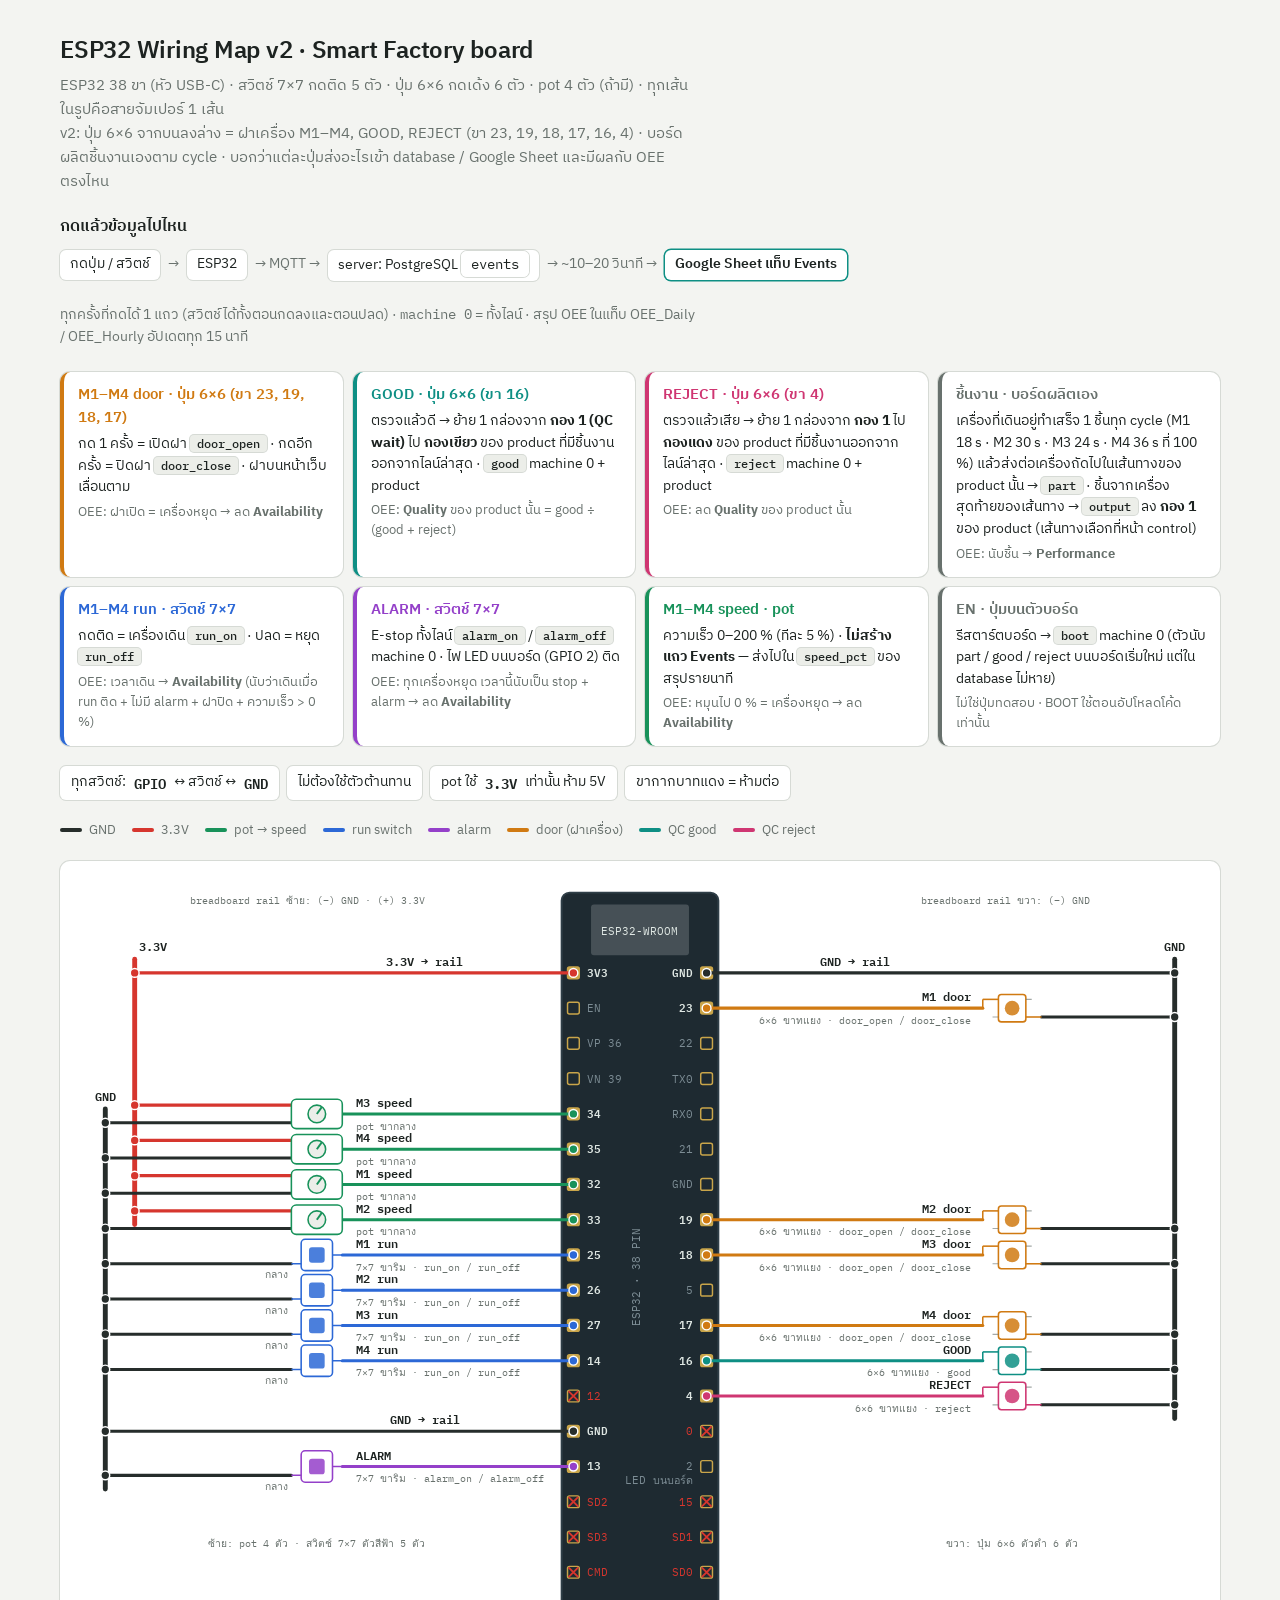
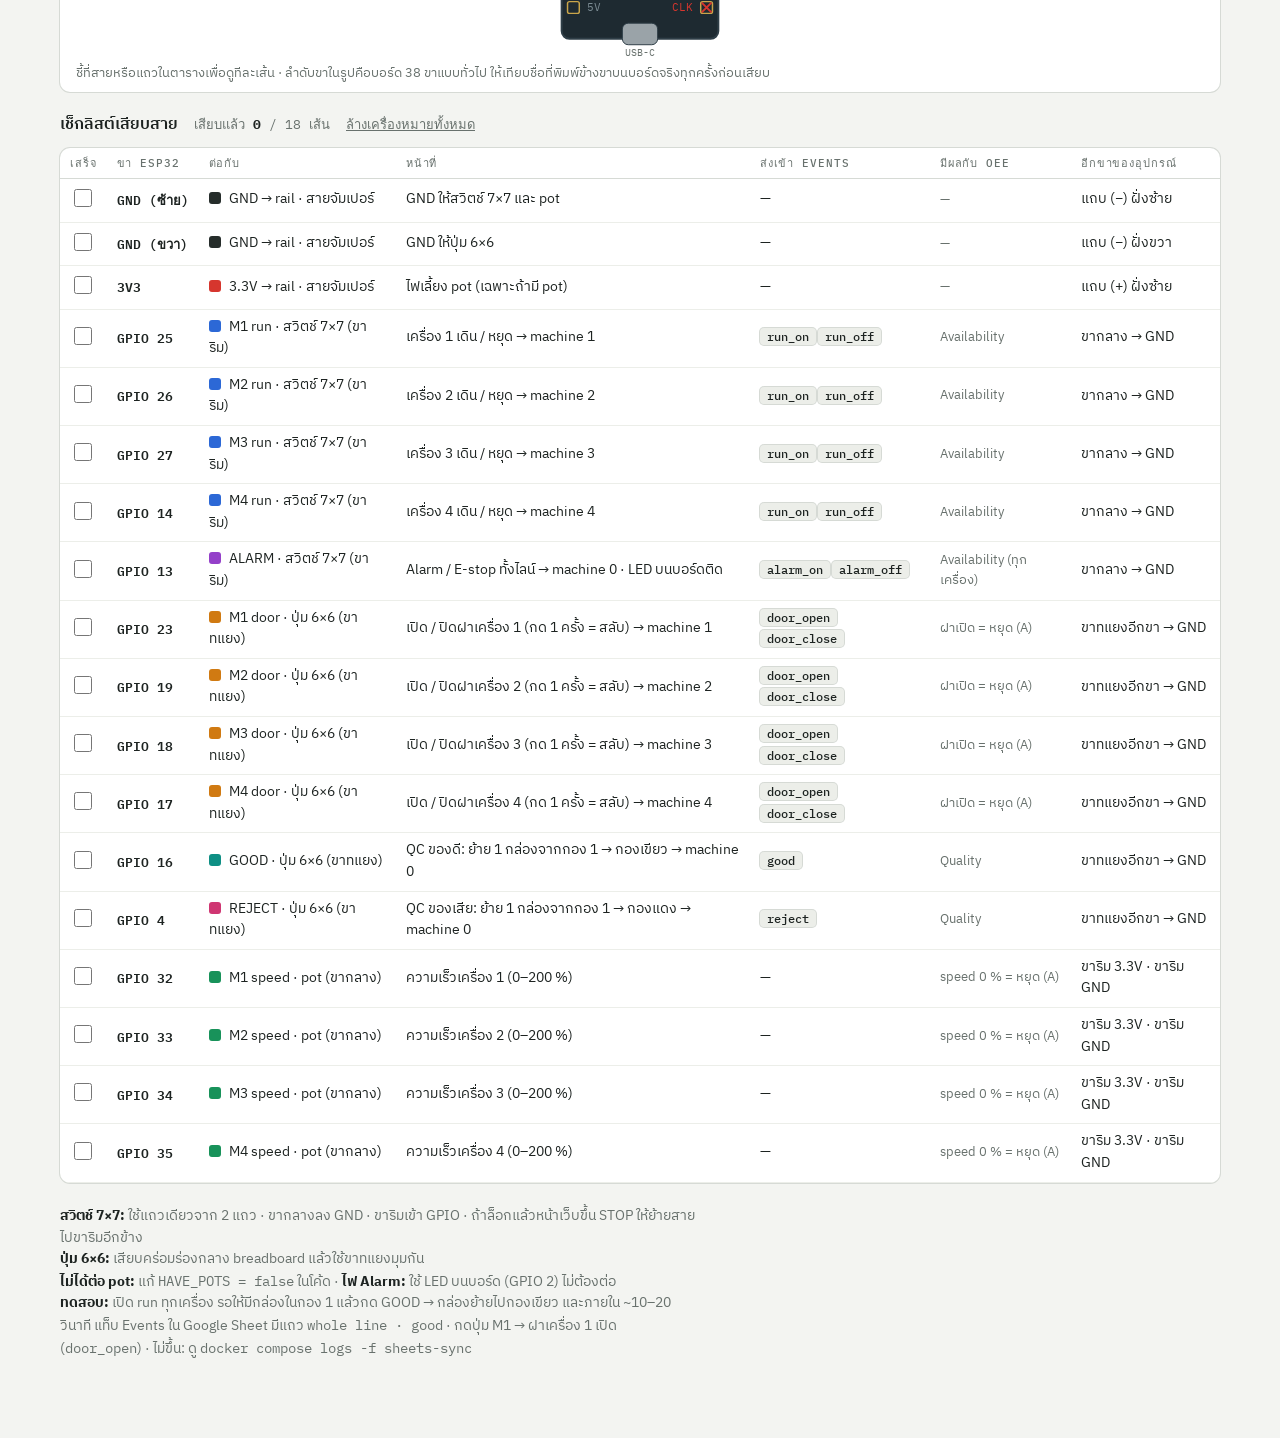
<file: OEE-System/website/wiring-map.html>
<!doctype html><html><head><meta charset=utf8><meta name=viewport content="width=device-width,initial-scale=1,viewport-fit=cover"><style>:root{color-scheme:light;box-sizing:border-box;padding-top:env(safe-area-inset-top,0px);padding-bottom:env(safe-area-inset-bottom,0px)}html{scroll-padding-top:env(safe-area-inset-top,0px)}body{margin:0;padding:0;font:14px -apple-system,BlinkMacSystemFont,sans-serif;background:#fff;color:#000}img{max-width:100%}[hidden]:not([hidden=until-found i]){display:none!important}</style></head><body>
<title>ESP32 Wiring Map v2</title>
<meta name="claude:viewport-fit-sides" content="cover">
<link rel="preconnect" href="https://fonts.googleapis.com">
<link rel="preconnect" href="https://fonts.gstatic.com" crossorigin>
<link rel="stylesheet" href="https://fonts.googleapis.com/css2?family=IBM+Plex+Mono:wght@400;500;600&family=IBM+Plex+Sans+Thai:wght@400;500;600&display=swap">
<style>
/* layout: one wide bench drawing (board in the middle, parts wired out to both sides), then the plug-in checklist */
:root{
  --bg:#f3f4f1; --panel:#ffffff; --ink:#1d2321; --muted:#68716d; --line:#d6dad5; --soft:#eceee9;
  --pcb:#1e2a31; --pcb-edge:#2f3e47; --pcb-ink:#dfe7e3; --pcb-dim:#7c8c94; --pad:#c9a54a;
  --gnd:#262d2b; --v33:#d6362e; --pot:#18925a; --run:#2c68d6; --alarm:#9440c9; --part:#d07a12; --good:#0e8f84; --rej:#cf3672;
  --forbid:#d6362e; --done:#18925a;
  --sans:"IBM Plex Sans Thai",ui-sans-serif,system-ui,-apple-system,"Segoe UI",sans-serif;
  --mono:"IBM Plex Mono",ui-monospace,Menlo,Consolas,monospace;
}
@media (prefers-color-scheme:dark){:root:not([data-theme="light"]){
  --bg:#0f1211; --panel:#171b1a; --ink:#e6ebe8; --muted:#8a948f; --line:#2b3230; --soft:#1f2523;
  --pcb:#1b262c; --pcb-edge:#3a4b55; --pcb-ink:#dfe7e3; --pcb-dim:#7c8c94; --pad:#c9a54a;
  --gnd:#c9d1cd; --v33:#ff6a60; --pot:#4fd08a; --run:#78a2ff; --alarm:#c48af0; --part:#f2a54a; --good:#3fcabd; --rej:#f17aaa;
  --forbid:#ff6a60; --done:#4fd08a; color-scheme:dark}}
:root[data-theme="dark"]{
  --bg:#0f1211; --panel:#171b1a; --ink:#e6ebe8; --muted:#8a948f; --line:#2b3230; --soft:#1f2523;
  --pcb:#1b262c; --pcb-edge:#3a4b55; --pcb-ink:#dfe7e3; --pcb-dim:#7c8c94; --pad:#c9a54a;
  --gnd:#c9d1cd; --v33:#ff6a60; --pot:#4fd08a; --run:#78a2ff; --alarm:#c48af0; --part:#f2a54a; --good:#3fcabd; --rej:#f17aaa;
  --forbid:#ff6a60; --done:#4fd08a; color-scheme:dark}
*{box-sizing:border-box}
body{background:var(--bg);color:var(--ink);font:15px/1.6 var(--sans);-webkit-font-smoothing:antialiased;
  padding-left:max(16px,env(safe-area-inset-left,0px));padding-right:max(16px,env(safe-area-inset-right,0px))}
main{max-width:1160px;margin:0 auto;padding-block:32px 64px;display:grid;gap:20px}
h1{margin:0;font-size:24px;font-weight:600;letter-spacing:-.01em;text-wrap:balance}
h2{margin:0;font-size:16px;font-weight:600}
.lede{margin:4px 0 0;color:var(--muted);max-width:70ch}
.mono{font-family:var(--mono)}
.rules{display:flex;flex-wrap:wrap;gap:8px}
.rule{display:inline-flex;align-items:center;gap:8px;padding:6px 11px;border-radius:6px;background:var(--panel);box-shadow:0 0 0 1px var(--line);font-size:13.5px}
.rule b{font-family:var(--mono);font-weight:600}
.legend{display:flex;flex-wrap:wrap;gap:6px 16px;font-size:13px;color:var(--muted)}
.legend span{display:inline-flex;align-items:center;gap:7px}
.legend i{width:22px;height:4px;border-radius:2px;display:inline-block}
.sheet{background:var(--panel);box-shadow:0 0 0 1px var(--line);border-radius:10px;padding:14px 12px 8px}
.scroll{overflow-x:auto;-webkit-overflow-scrolling:touch}
svg.map{display:block;width:100%;min-width:900px;height:auto}
.map text{font-family:var(--mono);fill:var(--ink)}
.map .t-muted{fill:var(--muted)}
.map .t-pcb{fill:var(--pcb-ink);font-size:11px}
.map .t-dim{fill:var(--pcb-dim);font-size:11px}
.map .t-forbid{fill:var(--forbid);font-size:11px}
.map .wire{fill:none;stroke-width:3.2;stroke-linecap:round;stroke-linejoin:round}
.map .bus{fill:none;stroke-width:5;stroke-linecap:round}
.map .node{stroke:var(--panel);stroke-width:1.5}
.map .lab{font-size:12px;font-weight:600}
.map .sub{font-size:10.5px;fill:var(--muted)}
.map g.c{transition:opacity .15s}
.map.focus g.c:not(.hl){opacity:.18}
.map g.c.hl .wire{stroke-width:4.6}
.map g.c.done .wire{stroke-dasharray:none}
.map g.c:not(.done) .wire.sig{stroke-dasharray:0}
.hint{margin:6px 4px 0;font-size:12.5px;color:var(--muted)}

.check{display:grid;gap:10px}
.check-h{display:flex;flex-wrap:wrap;align-items:baseline;gap:8px 16px}
.progress{font-family:var(--mono);font-size:13px;color:var(--muted)}
.progress b{color:var(--ink)}
.reset{appearance:none;border:0;background:none;color:var(--muted);font:13px var(--mono);text-decoration:underline;cursor:pointer;padding:0}
.reset:focus-visible{outline:2px solid var(--run);outline-offset:2px}
table{width:100%;border-collapse:collapse;font-size:13.5px}
th{text-align:left;font:500 11px var(--mono);letter-spacing:.08em;text-transform:uppercase;color:var(--muted);padding:6px 10px;border-bottom:1px solid var(--line)}
td{padding:7px 10px;border-bottom:1px solid var(--soft);vertical-align:middle}
tr.row{cursor:default}
tr.row:hover td,tr.row.hl td{background:var(--soft)}
tr.row.done td{color:var(--muted)}
tr.row.done td.pin{text-decoration:line-through}
td.pin{font:600 13px var(--mono);white-space:nowrap}
td.sw i{display:inline-block;width:12px;height:12px;border-radius:3px;margin-right:8px;vertical-align:-1px}
.tbl{background:var(--panel);box-shadow:0 0 0 1px var(--line);border-radius:10px;overflow-x:auto}
input[type=checkbox]{width:18px;height:18px;accent-color:var(--done);cursor:pointer}
input[type=checkbox]:focus-visible{outline:2px solid var(--run);outline-offset:2px}
.note{font-size:13.5px;color:var(--muted);max-width:80ch}
.note b{color:var(--ink)}
.flow{display:flex;flex-wrap:wrap;align-items:center;gap:6px 8px;font-size:13.5px}
.flow span{padding:4px 10px;border-radius:6px;background:var(--panel);box-shadow:0 0 0 1px var(--line)}
.flow b{color:var(--muted);font-weight:400}
.flow .end{box-shadow:0 0 0 1.5px var(--good);font-weight:600}
.cards{display:grid;grid-template-columns:repeat(auto-fill,minmax(250px,1fr));gap:10px}
.card{background:var(--panel);box-shadow:0 0 0 1px var(--line);border-radius:10px;padding:12px 14px;border-left:4px solid var(--c);display:grid;gap:4px;align-content:start}
.card h3{margin:0;font-size:14.5px;font-weight:600;color:var(--c)}
.card .what{margin:0;font-size:13.5px}
.card .oee{margin:0;font-size:12.5px;color:var(--muted)}
.ev{display:inline-block;font:500 12px var(--mono);padding:1px 7px;border-radius:4px;background:var(--soft);box-shadow:0 0 0 1px var(--line);white-space:nowrap}
td .ev{margin:1px 2px 1px 0}
td.oee{color:var(--muted);font-size:12.5px}
@media (prefers-reduced-motion:reduce){.map g.c{transition:none}}
</style>

<main>
  <header>
    <h1>ESP32 Wiring Map v2 · Smart Factory board</h1>
    <p class="lede">ESP32 38 ขา (หัว USB-C) · สวิตช์ 7×7 กดติด 5 ตัว · ปุ่ม 6×6 กดเด้ง 6 ตัว · pot 4 ตัว (ถ้ามี) · ทุกเส้นในรูปคือสายจัมเปอร์ 1 เส้น<br>
    v2: ปุ่ม 6×6 จากบนลงล่าง = ฝาเครื่อง M1–M4, GOOD, REJECT (ขา 23, 19, 18, 17, 16, 4) · บอร์ดผลิตชิ้นงานเองตาม cycle · บอกว่าแต่ละปุ่มส่งอะไรเข้า database / Google Sheet และมีผลกับ OEE ตรงไหน</p>
  </header>

  <section class="check" aria-label="What each button does">
    <h2>กดแล้วข้อมูลไปไหน</h2>
    <div class="flow">
      <span>กดปุ่ม / สวิตช์</span><b>→</b><span>ESP32</span><b>→ MQTT →</b><span>server: PostgreSQL <span class="mono">events</span></span><b>→ ~10–20 วินาที →</b><span class="end">Google Sheet แท็บ Events</span>
    </div>
    <p class="note">ทุกครั้งที่กดได้ 1 แถว (สวิตช์ได้ทั้งตอนกดลงและตอนปลด) · <span class="mono">machine 0</span> = ทั้งไลน์ · สรุป OEE ในแท็บ OEE_Daily / OEE_Hourly อัปเดตทุก 15 นาที</p>
    <div class="cards">
      <div class="card" style="--c:var(--part)"><h3>M1–M4 door · ปุ่ม 6×6 (ขา 23, 19, 18, 17)</h3>
        <p class="what">กด 1 ครั้ง = เปิดฝา <span class="ev">door_open</span> · กดอีกครั้ง = ปิดฝา <span class="ev">door_close</span> · ฝาบนหน้าเว็บเลื่อนตาม</p>
        <p class="oee">OEE: ฝาเปิด = เครื่องหยุด → ลด <b>Availability</b></p></div>
      <div class="card" style="--c:var(--good)"><h3>GOOD · ปุ่ม 6×6 (ขา 16)</h3>
        <p class="what">ตรวจแล้วดี → ย้าย 1 กล่องจาก <b>กอง 1 (QC wait)</b> ไป <b>กองเขียว</b> ของ product ที่มีชิ้นงานออกจากไลน์ล่าสุด · <span class="ev">good</span> machine 0 + product</p>
        <p class="oee">OEE: <b>Quality</b> ของ product นั้น = good ÷ (good + reject)</p></div>
      <div class="card" style="--c:var(--rej)"><h3>REJECT · ปุ่ม 6×6 (ขา 4)</h3>
        <p class="what">ตรวจแล้วเสีย → ย้าย 1 กล่องจาก <b>กอง 1</b> ไป <b>กองแดง</b> ของ product ที่มีชิ้นงานออกจากไลน์ล่าสุด · <span class="ev">reject</span> machine 0 + product</p>
        <p class="oee">OEE: ลด <b>Quality</b> ของ product นั้น</p></div>
      <div class="card" style="--c:var(--muted)"><h3>ชิ้นงาน · บอร์ดผลิตเอง</h3>
        <p class="what">เครื่องที่เดินอยู่ทำเสร็จ 1 ชิ้นทุก cycle (M1 18 s · M2 30 s · M3 24 s · M4 36 s ที่ 100 %) แล้วส่งต่อเครื่องถัดไปในเส้นทางของ product นั้น → <span class="ev">part</span> · ชิ้นจากเครื่องสุดท้ายของเส้นทาง → <span class="ev">output</span> ลง <b>กอง 1</b> ของ product (เส้นทางเลือกที่หน้า control)</p>
        <p class="oee">OEE: นับชิ้น → <b>Performance</b></p></div>
      <div class="card" style="--c:var(--run)"><h3>M1–M4 run · สวิตช์ 7×7</h3>
        <p class="what">กดติด = เครื่องเดิน <span class="ev">run_on</span> · ปลด = หยุด <span class="ev">run_off</span></p>
        <p class="oee">OEE: เวลาเดิน → <b>Availability</b> (นับว่าเดินเมื่อ run ติด + ไม่มี alarm + ฝาปิด + ความเร็ว &gt; 0 %)</p></div>
      <div class="card" style="--c:var(--alarm)"><h3>ALARM · สวิตช์ 7×7</h3>
        <p class="what">E-stop ทั้งไลน์ <span class="ev">alarm_on</span> / <span class="ev">alarm_off</span> machine 0 · ไฟ LED บนบอร์ด (GPIO 2) ติด</p>
        <p class="oee">OEE: ทุกเครื่องหยุด เวลานี้นับเป็น stop + alarm → ลด <b>Availability</b></p></div>
      <div class="card" style="--c:var(--pot)"><h3>M1–M4 speed · pot</h3>
        <p class="what">ความเร็ว 0–200 % (ทีละ 5 %) · <b>ไม่สร้างแถว Events</b> — ส่งไปใน <span class="ev">speed_pct</span> ของสรุปรายนาที</p>
        <p class="oee">OEE: หมุนไป 0 % = เครื่องหยุด → ลด <b>Availability</b></p></div>
      <div class="card" style="--c:var(--muted)"><h3>EN · ปุ่มบนตัวบอร์ด</h3>
        <p class="what">รีสตาร์ตบอร์ด → <span class="ev">boot</span> machine 0 (ตัวนับ part / good / reject บนบอร์ดเริ่มใหม่ แต่ใน database ไม่หาย)</p>
        <p class="oee">ไม่ใช่ปุ่มทดสอบ · BOOT ใช้ตอนอัปโหลดโค้ดเท่านั้น</p></div>
    </div>
  </section>

  <div class="rules">
    <span class="rule">ทุกสวิตช์: <b>GPIO</b> ↔ สวิตช์ ↔ <b>GND</b></span>
    <span class="rule">ไม่ต้องใช้ตัวต้านทาน</span>
    <span class="rule">pot ใช้ <b>3.3V</b> เท่านั้น ห้าม 5V</span>
    <span class="rule">ขากากบาทแดง = ห้ามต่อ</span>
  </div>

  <div class="legend" aria-label="Wire colours">
    <span><i style="background:var(--gnd)"></i>GND</span>
    <span><i style="background:var(--v33)"></i>3.3V</span>
    <span><i style="background:var(--pot)"></i>pot → speed</span>
    <span><i style="background:var(--run)"></i>run switch</span>
    <span><i style="background:var(--alarm)"></i>alarm</span>
    <span><i style="background:var(--part)"></i>door (ฝาเครื่อง)</span>
    <span><i style="background:var(--good)"></i>QC good</span>
    <span><i style="background:var(--rej)"></i>QC reject</span>
  </div>

  <section class="sheet" aria-label="Wiring diagram">
    <div class="scroll"><svg class="map" id="map" viewBox="0 0 1160 800" role="img" aria-label="ESP32 38-pin board in the middle with every switch, button and pot wired to its GPIO pin and to the GND rail"></svg></div>
    <p class="hint">ชี้ที่สายหรือแถวในตารางเพื่อดูทีละเส้น · ลำดับขาในรูปคือบอร์ด 38 ขาแบบทั่วไป ให้เทียบชื่อที่พิมพ์ข้างขาบนบอร์ดจริงทุกครั้งก่อนเสียบ</p>
  </section>

  <section class="check" aria-label="Checklist">
    <div class="check-h">
      <h2>เช็กลิสต์เสียบสาย</h2>
      <span class="progress" id="progress"></span>
      <button class="reset" id="reset" type="button">ล้างเครื่องหมายทั้งหมด</button>
    </div>
    <div class="tbl">
      <table>
        <thead><tr><th>เสร็จ</th><th>ขา ESP32</th><th>ต่อกับ</th><th>หน้าที่</th><th>ส่งเข้า Events</th><th>มีผลกับ OEE</th><th>อีกขาของอุปกรณ์</th></tr></thead>
        <tbody id="rows"></tbody>
      </table>
    </div>
    <p class="note"><b>สวิตช์ 7×7:</b> ใช้แถวเดียวจาก 2 แถว · ขากลางลง GND · ขาริมเข้า GPIO · ถ้าล็อกแล้วหน้าเว็บขึ้น STOP ให้ย้ายสายไปขาริมอีกข้าง<br>
    <b>ปุ่ม 6×6:</b> เสียบคร่อมร่องกลาง breadboard แล้วใช้ขาทแยงมุมกัน<br>
    <b>ไม่ได้ต่อ pot:</b> แก้ <span class="mono">HAVE_POTS = false</span> ในโค้ด · <b>ไฟ Alarm:</b> ใช้ LED บนบอร์ด (GPIO 2) ไม่ต้องต่อ<br>
    <b>ทดสอบ:</b> เปิด run ทุกเครื่อง รอให้มีกล่องในกอง 1 แล้วกด GOOD → กล่องย้ายไปกองเขียว และภายใน ~10–20 วินาที แท็บ Events ใน Google Sheet มีแถว <span class="mono">whole line · good</span> · กดปุ่ม M1 → ฝาเครื่อง 1 เปิด (<span class="mono">door_open</span>) · ไม่ขึ้น: ดู <span class="mono">docker compose logs -f sheets-sync</span></p>
  </section>
</main>

<script>
(() => {
  const NS = "http://www.w3.org/2000/svg";
  const svg = document.getElementById("map");
  const el = (tag, attrs = {}, parent = svg, text) => {
    const n = document.createElementNS(NS, tag);
    for (const k in attrs) n.setAttribute(k, attrs[k]);
    if (text != null) n.textContent = text;
    parent.appendChild(n); return n;
  };

  // 38-pin ESP32 DevKit, antenna up, USB down
  const LEFT  = ["3V3","EN","VP 36","VN 39","34","35","32","33","25","26","27","14","12","GND","13","SD2","SD3","CMD","5V"];
  const RIGHT = ["GND","23","22","TX0","RX0","21","GND","19","18","5","17","16","4","0","2","15","SD1","SD0","CLK"];
  const FORBID = new Set(["12","SD2","SD3","CMD","0","15","SD1","SD0","CLK"]);
  const Y = (i) => 100 + i * 36;
  const BX0 = 500, BX1 = 660, PL = 512, PR = 648;           // board edges and pin columns
  const GNDL = 34, V33 = 64, GNDR = 1126;                    // rails

  // every connection: side, pin row, part kind, colour, labels
  const C = [
    { k: "p1", side: "L", row: 6,  kind: "pot",   col: "--pot",   pin: "GPIO 32", lab: "M1 speed", sub: "pot ขากลาง", other: "ขาริม 3.3V · ขาริม GND", fn: "ความเร็วเครื่อง 1 (0–200 %)", ev: "—", oee: "speed 0 % = หยุด (A)" },
    { k: "p2", side: "L", row: 7,  kind: "pot",   col: "--pot",   pin: "GPIO 33", lab: "M2 speed", sub: "pot ขากลาง", other: "ขาริม 3.3V · ขาริม GND", fn: "ความเร็วเครื่อง 2 (0–200 %)", ev: "—", oee: "speed 0 % = หยุด (A)" },
    { k: "p3", side: "L", row: 4,  kind: "pot",   col: "--pot",   pin: "GPIO 34", lab: "M3 speed", sub: "pot ขากลาง", other: "ขาริม 3.3V · ขาริม GND", fn: "ความเร็วเครื่อง 3 (0–200 %)", ev: "—", oee: "speed 0 % = หยุด (A)" },
    { k: "p4", side: "L", row: 5,  kind: "pot",   col: "--pot",   pin: "GPIO 35", lab: "M4 speed", sub: "pot ขากลาง", other: "ขาริม 3.3V · ขาริม GND", fn: "ความเร็วเครื่อง 4 (0–200 %)", ev: "—", oee: "speed 0 % = หยุด (A)" },
    { k: "r1", side: "L", row: 8,  kind: "latch", col: "--run",   pin: "GPIO 25", lab: "M1 run",   sub: "7×7 ขาริม",  other: "ขากลาง → GND", fn: "เครื่อง 1 เดิน / หยุด → machine 1", ev: "run_on run_off", oee: "Availability" },
    { k: "r2", side: "L", row: 9,  kind: "latch", col: "--run",   pin: "GPIO 26", lab: "M2 run",   sub: "7×7 ขาริม",  other: "ขากลาง → GND", fn: "เครื่อง 2 เดิน / หยุด → machine 2", ev: "run_on run_off", oee: "Availability" },
    { k: "r3", side: "L", row: 10, kind: "latch", col: "--run",   pin: "GPIO 27", lab: "M3 run",   sub: "7×7 ขาริม",  other: "ขากลาง → GND", fn: "เครื่อง 3 เดิน / หยุด → machine 3", ev: "run_on run_off", oee: "Availability" },
    { k: "r4", side: "L", row: 11, kind: "latch", col: "--run",   pin: "GPIO 14", lab: "M4 run",   sub: "7×7 ขาริม",  other: "ขากลาง → GND", fn: "เครื่อง 4 เดิน / หยุด → machine 4", ev: "run_on run_off", oee: "Availability" },
    { k: "al", side: "L", row: 14, kind: "latch", col: "--alarm", pin: "GPIO 13", lab: "ALARM",    sub: "7×7 ขาริม",  other: "ขากลาง → GND", fn: "Alarm / E-stop ทั้งไลน์ → machine 0 · LED บนบอร์ดติด", ev: "alarm_on alarm_off", oee: "Availability (ทุกเครื่อง)" },
    { k: "c1", side: "R", row: 1,  kind: "tact",  col: "--part",  pin: "GPIO 23", lab: "M1 door", sub: "6×6 ขาทแยง", other: "ขาทแยงอีกขา → GND", fn: "เปิด / ปิดฝาเครื่อง 1 (กด 1 ครั้ง = สลับ) → machine 1", ev: "door_open door_close", oee: "ฝาเปิด = หยุด (A)" },
    { k: "c2", side: "R", row: 7,  kind: "tact",  col: "--part",  pin: "GPIO 19", lab: "M2 door", sub: "6×6 ขาทแยง", other: "ขาทแยงอีกขา → GND", fn: "เปิด / ปิดฝาเครื่อง 2 (กด 1 ครั้ง = สลับ) → machine 2", ev: "door_open door_close", oee: "ฝาเปิด = หยุด (A)" },
    { k: "c3", side: "R", row: 8,  kind: "tact",  col: "--part",  pin: "GPIO 18", lab: "M3 door", sub: "6×6 ขาทแยง", other: "ขาทแยงอีกขา → GND", fn: "เปิด / ปิดฝาเครื่อง 3 (กด 1 ครั้ง = สลับ) → machine 3", ev: "door_open door_close", oee: "ฝาเปิด = หยุด (A)" },
    { k: "c4", side: "R", row: 10, kind: "tact",  col: "--part",  pin: "GPIO 17", lab: "M4 door", sub: "6×6 ขาทแยง", other: "ขาทแยงอีกขา → GND", fn: "เปิด / ปิดฝาเครื่อง 4 (กด 1 ครั้ง = สลับ) → machine 4", ev: "door_open door_close", oee: "ฝาเปิด = หยุด (A)" },
    { k: "gd", side: "R", row: 11, kind: "tact",  col: "--good",  pin: "GPIO 16", lab: "GOOD",     sub: "6×6 ขาทแยง", other: "ขาทแยงอีกขา → GND", fn: "QC ของดี: ย้าย 1 กล่องจากกอง 1 → กองเขียว → machine 0", ev: "good", oee: "Quality" },
    { k: "rj", side: "R", row: 12, kind: "tact",  col: "--rej",   pin: "GPIO 4",  lab: "REJECT",   sub: "6×6 ขาทแยง", other: "ขาทแยงอีกขา → GND", fn: "QC ของเสีย: ย้าย 1 กล่องจากกอง 1 → กองแดง → machine 0", ev: "reject", oee: "Quality" },
  ];
  // power wires, also on the checklist
  const P = [
    { k: "gl", side: "L", row: 13, col: "--gnd", pin: "GND (ซ้าย)",  lab: "GND → rail", other: "แถบ (−) ฝั่งซ้าย", fn: "GND ให้สวิตช์ 7×7 และ pot" },
    { k: "v3", side: "L", row: 0,  col: "--v33", pin: "3V3",         lab: "3.3V → rail", other: "แถบ (+) ฝั่งซ้าย", fn: "ไฟเลี้ยง pot (เฉพาะถ้ามี pot)" },
    { k: "gr", side: "R", row: 0,  col: "--gnd", pin: "GND (ขวา)",   lab: "GND → rail", other: "แถบ (−) ฝั่งขวา", fn: "GND ให้ปุ่ม 6×6" },
  ];
  const v = (name) => `var(${name})`;

  // ---------- rails ----------
  const rails = el("g");
  const gl = C.filter((c) => c.side === "L").map((c) => Y(c.row) + 9).concat([Y(13)]);
  el("line", { x1: GNDL, x2: GNDL, y1: Math.min(...gl) - 14, y2: Math.max(...gl) + 14, class: "bus", stroke: v("--gnd") }, rails);
  el("text", { x: GNDL, y: Math.min(...gl) - 22, "text-anchor": "middle", class: "lab" }, rails, "GND");
  const vl = C.filter((c) => c.kind === "pot").map((c) => Y(c.row) - 9).concat([Y(0)]);
  el("line", { x1: V33, x2: V33, y1: Math.min(...vl) - 14, y2: Math.max(...vl) + 14, class: "bus", stroke: v("--v33") }, rails);
  el("text", { x: V33 + 4, y: Math.min(...vl) - 22, "text-anchor": "start", class: "lab", fill: v("--v33") }, rails, "3.3V");
  const gr = C.filter((c) => c.side === "R").map((c) => Y(c.row) + 9).concat([Y(0)]);
  el("line", { x1: GNDR, x2: GNDR, y1: Math.min(...gr) - 14, y2: Math.max(...gr) + 14, class: "bus", stroke: v("--gnd") }, rails);
  el("text", { x: GNDR, y: Math.min(...gr) - 22, "text-anchor": "middle", class: "lab" }, rails, "GND");
  el("text", { x: 120, y: 30, class: "sub" }, rails, "breadboard rail ซ้าย: (−) GND · (+) 3.3V");
  el("text", { x: 1040, y: 30, "text-anchor": "end", class: "sub" }, rails, "breadboard rail ขวา: (−) GND");

  // ---------- board ----------
  const b = el("g");
  el("rect", { x: BX0, y: 18, width: BX1 - BX0, height: 762, rx: 8, fill: v("--pcb"), stroke: v("--pcb-edge"), "stroke-width": 2 }, b);
  el("rect", { x: BX0 + 30, y: 30, width: BX1 - BX0 - 60, height: 52, rx: 3, fill: "#8f979c", opacity: .35 }, b);
  el("text", { x: (BX0 + BX1) / 2, y: 61, "text-anchor": "middle", class: "t-pcb" }, b, "ESP32-WROOM");
  el("text", { x: (BX0 + BX1) / 2, y: 410, "text-anchor": "middle", class: "t-dim", transform: `rotate(-90 ${(BX0 + BX1) / 2} 410)` }, b, "ESP32 · 38 PIN");
  el("rect", { x: (BX0 + BX1) / 2 - 18, y: 764, width: 36, height: 22, rx: 6, fill: "#9aa3a8", stroke: v("--pcb-edge") }, b);
  el("text", { x: (BX0 + BX1) / 2, y: 800 - 2, "text-anchor": "middle", class: "sub" }, b, "USB-C");
  const used = new Set();
  C.concat(P).forEach((c) => used.add(c.side + c.row));
  const pinRow = (names, side) => names.forEach((n, i) => {
    const x = side === "L" ? PL : PR, y = Y(i), on = used.has(side + i), bad = FORBID.has(n);
    el("rect", { x: x - 6, y: y - 6, width: 12, height: 12, rx: 2, fill: on ? v("--pad") : "transparent", stroke: v("--pad"), "stroke-width": 1.5 }, b);
    if (bad) { el("path", { d: `M${x - 5} ${y - 5}L${x + 5} ${y + 5}M${x + 5} ${y - 5}L${x - 5} ${y + 5}`, stroke: v("--forbid"), "stroke-width": 2 }, b); }
    el("text", { x: side === "L" ? x + 14 : x - 14, y: y + 4, "text-anchor": side === "L" ? "start" : "end",
      class: bad ? "t-forbid" : on ? "t-pcb" : "t-dim", "font-weight": on ? 600 : 400 }, b, n);
  });
  pinRow(LEFT, "L"); pinRow(RIGHT, "R");
  el("text", { x: PR - 14, y: Y(14) + 18, "text-anchor": "end", class: "t-dim", "font-size": 9 }, b, "LED บนบอร์ด");

  // ---------- parts ----------
  const groups = {};
  function part(c) {
    const g = el("g", { class: "c", "data-k": c.k, tabindex: 0, role: "img", "aria-label": `${c.pin}: ${c.lab}` });
    groups[c.k] = g;
    const y = Y(c.row), col = v(c.col), L = c.side === "L";
    const pinX = L ? PL : PR;
    if (L) {
      const cx = 250;                                     // part centre
      const sigX = cx + 26, gndX = cx - 26;
      el("path", { d: `M${sigX} ${y}H${pinX}`, class: "wire sig", stroke: col }, g);
      el("text", { x: sigX + 14, y: y - 7, class: "lab", fill: col }, g, c.lab);
      el("text", { x: sigX + 14, y: y + 16, class: "sub" }, g, c.ev === "—" ? c.sub : `${c.sub} · ${c.ev.replace(" ", " / ")}`);
      if (c.kind === "pot") {
        el("path", { d: `M${gndX} ${y - 9}H${V33}`, class: "wire", stroke: v("--v33") }, g);
        el("path", { d: `M${gndX} ${y + 9}H${GNDL}`, class: "wire", stroke: v("--gnd") }, g);
        el("circle", { cx: V33, cy: y - 9, r: 4.5, fill: v("--v33"), class: "node" }, g);
        el("circle", { cx: GNDL, cy: y + 9, r: 4.5, fill: v("--gnd"), class: "node" }, g);
        el("rect", { x: cx - 26, y: y - 15, width: 52, height: 30, rx: 5, fill: v("--panel"), stroke: v("--pot"), "stroke-width": 1.6 }, g);
        el("circle", { cx, cy: y, r: 9, fill: v("--soft"), stroke: v("--pot"), "stroke-width": 1.6 }, g);
        el("line", { x1: cx, y1: y, x2: cx + 5, y2: y - 7, stroke: v("--pot"), "stroke-width": 2 }, g);
      } else {
        el("path", { d: `M${gndX} ${y + 9}H${GNDL}`, class: "wire", stroke: v("--gnd") }, g);
        el("circle", { cx: GNDL, cy: y + 9, r: 4.5, fill: v("--gnd"), class: "node" }, g);
        el("rect", { x: cx - 16, y: y - 16, width: 32, height: 32, rx: 4, fill: v("--panel"), stroke: col, "stroke-width": 1.6 }, g);
        el("rect", { x: cx - 8, y: y - 8, width: 16, height: 16, rx: 3, fill: col, opacity: .85 }, g);
        el("path", { d: `M${cx - 16} ${y + 9}H${gndX}M${cx + 16} ${y}H${sigX}`, stroke: col, "stroke-width": 1.6 }, g);
        el("text", { x: gndX - 3, y: y + 24, "text-anchor": "end", class: "sub" }, g, "กลาง");
      }
    } else {
      const cx = 960, sigX = cx - 30, gndX = cx + 30;
      el("path", { d: `M${pinX} ${y}H${sigX}`, class: "wire sig", stroke: col }, g);
      el("text", { x: sigX - 12, y: y - 7, "text-anchor": "end", class: "lab", fill: col }, g, c.lab);
      el("text", { x: sigX - 12, y: y + 16, "text-anchor": "end", class: "sub" }, g, `${c.sub} · ${c.ev.replace(" ", " / ")}`);
      el("path", { d: `M${gndX} ${y + 9}H${GNDR}`, class: "wire", stroke: v("--gnd") }, g);
      el("circle", { cx: GNDR, cy: y + 9, r: 4.5, fill: v("--gnd"), class: "node" }, g);
      el("rect", { x: cx - 14, y: y - 14, width: 28, height: 28, rx: 3, fill: v("--panel"), stroke: col, "stroke-width": 1.6 }, g);
      el("circle", { cx, cy: y, r: 7.5, fill: col, opacity: .85 }, g);
      // four legs, the two used ones on the diagonal
      el("path", { d: `M${cx - 14} ${y - 9}H${sigX}`, stroke: col, "stroke-width": 1.6 }, g);
      el("path", { d: `M${cx + 14} ${y + 9}H${gndX}`, stroke: col, "stroke-width": 1.6 }, g);
      el("path", { d: `M${cx - 14} ${y + 9}h-6M${cx + 14} ${y - 9}h6`, stroke: v("--muted"), "stroke-width": 1.2, opacity: .6 }, g);
      el("circle", { cx: sigX, cy: y, r: 0.1, fill: "none" }, g);
      el("path", { d: `M${sigX} ${y - 9}V${y}`, stroke: col, "stroke-width": 1.6 }, g);
    }
    el("circle", { cx: pinX, cy: y, r: 4.5, fill: col, class: "node" }, g);
  }
  function power(c) {
    const g = el("g", { class: "c", "data-k": c.k, tabindex: 0, role: "img", "aria-label": `${c.pin}: ${c.lab}` });
    groups[c.k] = g;
    const y = Y(c.row), col = v(c.col);
    const pinX = c.side === "L" ? PL : PR, rail = c.k === "v3" ? V33 : c.side === "L" ? GNDL : GNDR;
    el("path", { d: `M${pinX} ${y}H${rail}`, class: "wire", stroke: col }, g);
    el("circle", { cx: rail, cy: y, r: 4.5, fill: col, class: "node" }, g);
    el("circle", { cx: pinX, cy: y, r: 4.5, fill: col, class: "node" }, g);
    const tx = c.side === "L" ? 360 : 800;
    el("text", { x: tx, y: y - 7, "text-anchor": "middle", class: "lab", fill: col }, g, c.lab);
  }
  P.forEach(power);
  C.forEach(part);
  el("text", { x: 250, y: Y(16) + 10, "text-anchor": "middle", class: "sub" }, svg, "ซ้าย: pot 4 ตัว · สวิตช์ 7×7 ตัวสีฟ้า 5 ตัว");
  el("text", { x: 960, y: Y(16) + 10, "text-anchor": "middle", class: "sub" }, svg, "ขวา: ปุ่ม 6×6 ตัวดำ 6 ตัว");

  // ---------- checklist ----------
  const ORDER = ["gl", "gr", "v3", "r1", "r2", "r3", "r4", "al", "c1", "c2", "c3", "c4", "gd", "rj", "p1", "p2", "p3", "p4"];
  const ALL = Object.fromEntries(C.concat(P).map((c) => [c.k, c]));
  const KEY = "esp32-wiring-done-v1";
  let done = {};
  try { done = JSON.parse(localStorage.getItem(KEY)) || {}; } catch {}
  const save = () => { try { localStorage.setItem(KEY, JSON.stringify(done)); } catch {} };
  const tbody = document.getElementById("rows");
  ORDER.forEach((k) => {
    const c = ALL[k];
    const tr = document.createElement("tr");
    tr.className = "row"; tr.dataset.k = k;
    const part = c.kind === "pot" ? "pot (ขากลาง)" : c.kind === "latch" ? "สวิตช์ 7×7 (ขาริม)" : c.kind === "tact" ? "ปุ่ม 6×6 (ขาทแยง)" : "สายจัมเปอร์";
    tr.innerHTML = `<td><input type="checkbox" id="chk-${k}" aria-label="${c.pin} เสร็จแล้ว"></td><td class="pin"></td><td class="sw"><i></i></td><td></td><td></td><td class="oee"></td><td></td>`;
    tr.children[1].textContent = c.pin;
    tr.children[2].lastChild.after(document.createTextNode(c.lab + " · " + part));
    tr.children[2].firstChild.style.background = v(c.col);
    tr.children[3].textContent = c.fn;
    if (c.ev && c.ev !== "—") c.ev.split(" ").forEach((e) => { const t = document.createElement("span"); t.className = "ev"; t.textContent = e; tr.children[4].appendChild(t); });
    else tr.children[4].textContent = "—";
    tr.children[5].textContent = c.oee || "—";
    tr.children[6].textContent = c.other;
    const box = tr.querySelector("input");
    box.checked = !!done[k];
    box.addEventListener("change", () => { done[k] = box.checked; save(); paint(); });
    tr.addEventListener("mouseenter", () => focus(k));
    tr.addEventListener("mouseleave", () => focus(null));
    tbody.appendChild(tr);
  });
  function paint() {
    let n = 0;
    ORDER.forEach((k) => {
      const on = !!done[k]; if (on) n++;
      tbody.querySelector(`tr[data-k="${k}"]`).classList.toggle("done", on);
      groups[k]?.classList.toggle("done", on);
    });
    document.getElementById("progress").innerHTML = `เสียบแล้ว <b>${n}</b> / ${ORDER.length} เส้น`;
  }
  function focus(k) {
    svg.classList.toggle("focus", !!k);
    Object.entries(groups).forEach(([gk, g]) => g.classList.toggle("hl", gk === k));
    tbody.querySelectorAll("tr").forEach((tr) => tr.classList.toggle("hl", tr.dataset.k === k));
  }
  Object.entries(groups).forEach(([k, g]) => {
    g.addEventListener("mouseenter", () => focus(k));
    g.addEventListener("mouseleave", () => focus(null));
    g.addEventListener("focus", () => focus(k));
    g.addEventListener("blur", () => focus(null));
  });
  document.getElementById("reset").addEventListener("click", () => { done = {}; save(); tbody.querySelectorAll("input").forEach((b) => (b.checked = false)); paint(); });
  paint();
})();
</script>

</body></html>
</file>
